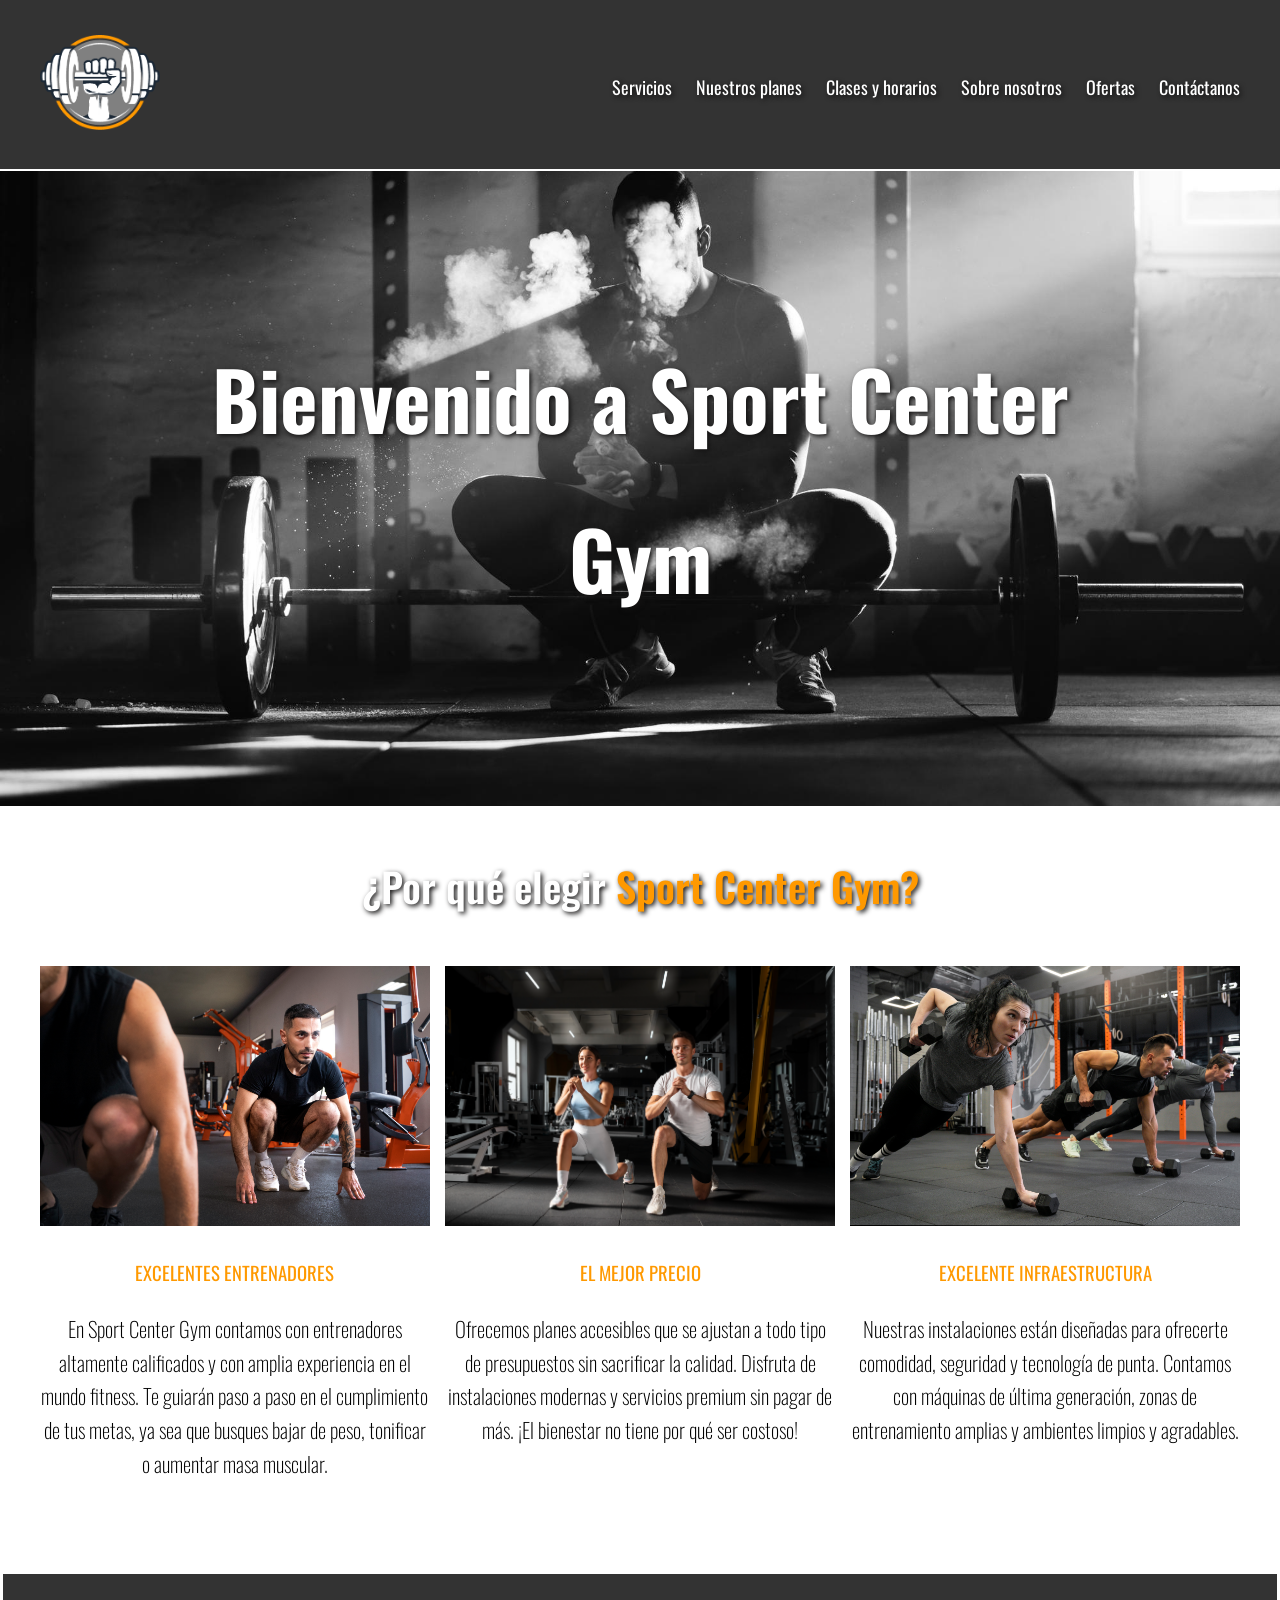
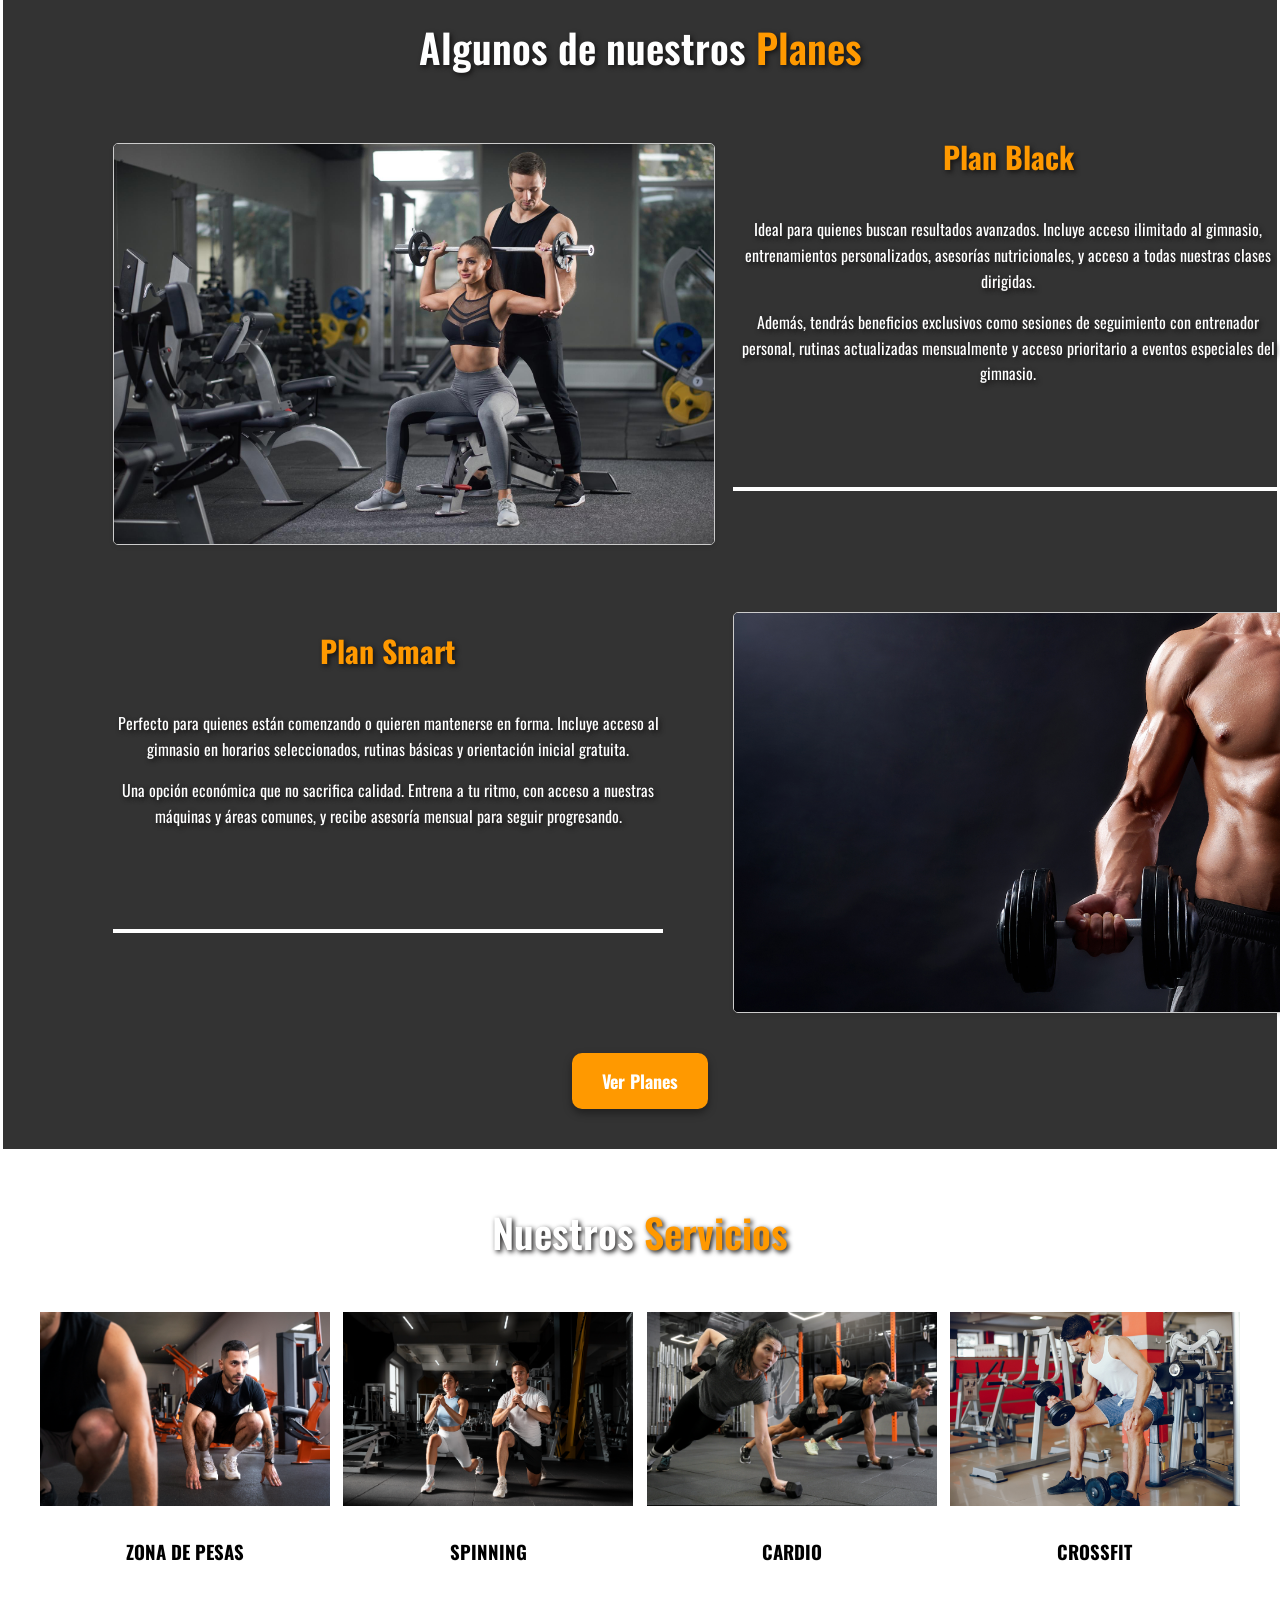
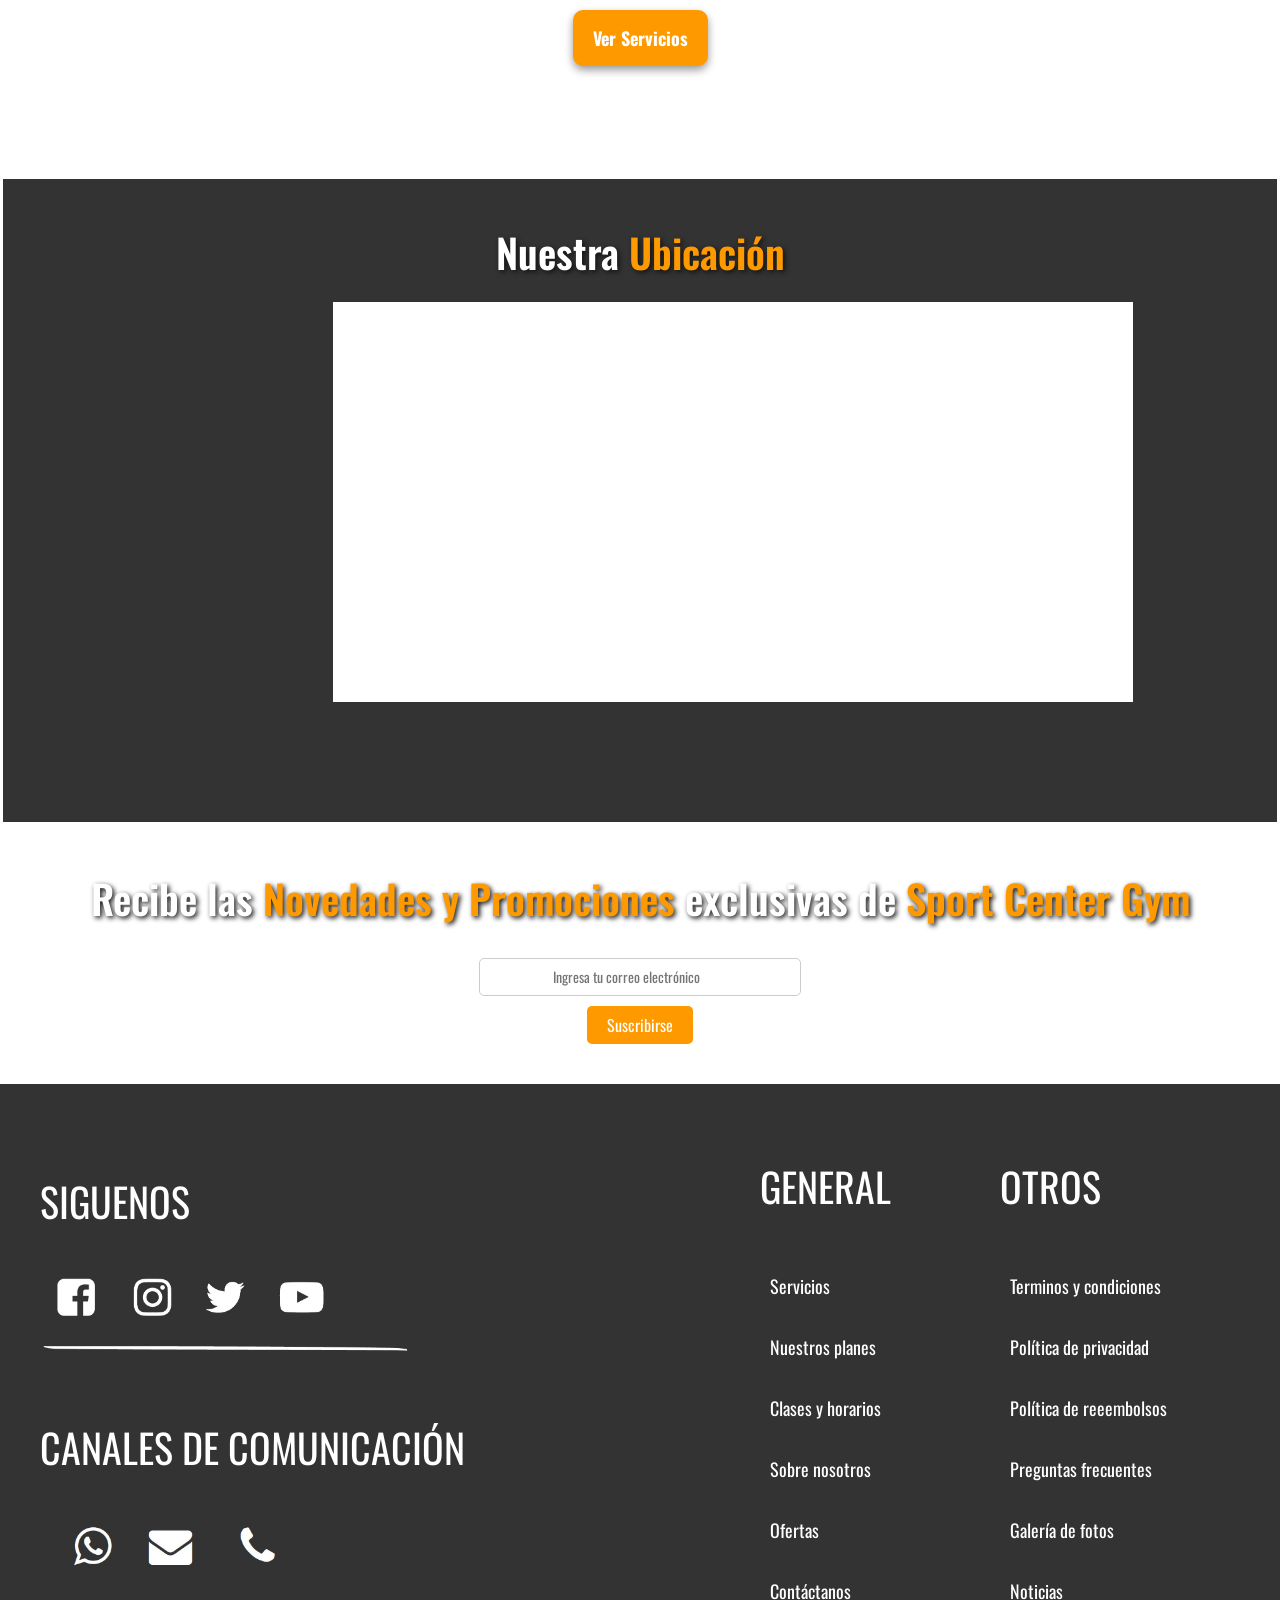
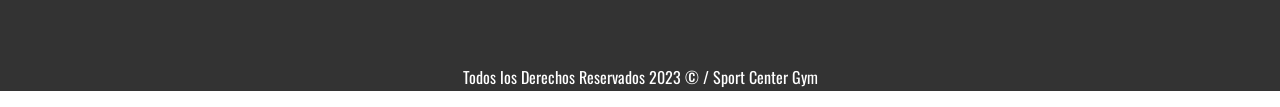
<file: index.html>
<!DOCTYPE html>
<html lang="es">
<head>
    <meta charset="UTF-8">
    <meta name="viewport" content="width=device-width, initial-scale=1.0">
    <meta name="author" content="Sebastián Montoya -  John Goyeneche">
    <meta name="description" content="Sport Center Gym">
    <title>Sport Center Gym</title>

    <link rel="preconnect" href="https://fonts.googleapis.com">
    <link rel="preconnect" href="https://fonts.gstatic.com" crossorigin>
    <link href="https://fonts.googleapis.com/css2?family=Oswald:wght@200;400;600&display=swap" rel="stylesheet">

    <link rel="stylesheet" href="css/normalize.css">
    <link rel="stylesheet" href="css/estilos.css">
    
</head>
<body>
    <header class="site-header fw-400">
        <div class="contenedor contenido-header">
            <div class="barra">
                <a href="index.html">
                    <img class="logo" src="img/logo.png" alt="Logo Sport Center Gym">
                </a>
                <nav class="navegacion-header">
                    <a href="servicios.html">Servicios</a>
                    <a href="nuestros_planes.html">Nuestros planes</a>
                    <a href="clases_horarios.html">Clases y horarios</a>
                    <a href="sobre_nosotros.html">Sobre nosotros</a>
                    <a href="ofertas.html">Ofertas</a>
                    <a href="contactanos.html">Contáctanos</a>
                </nav>
            </div>
        </div>
    </header>

    <div class="site-header inicio">
        <div class="contenedor">
            <h1>Bienvenido a Sport Center Gym</h1>
        </div>
    </div>

    <main>
        
        <section class="contenedor">

            <h2 class="seccion centrar-texto fw-600 texto-gris titulos-ps">¿Por qué elegir <span class="texto-span">Sport Center Gym?</span></h2>
            <div class="iconos-nosotros">
    
                <div class="icono">
                    <img src="img/img1.1.jpg" alt="Icono entrenadores">
                    <h3 class="titulos-ps fw-400"><span class="texto-span">Excelentes entrenadores</span></h3>
                    <p class="fw-200 parrafos-letra">En Sport Center Gym contamos con entrenadores altamente calificados y con amplia experiencia en el mundo fitness. Te guiarán paso a paso en el cumplimiento de tus metas, ya sea que busques bajar de peso, tonificar o aumentar masa muscular.</p>
                </div>
    
                <div class="icono">
                    <img src="img/img1.2.jpg" alt="Icono mejor precio">
                    <h3 class="titulos-ps fw-400"><span class="texto-span">EL MEJOR PRECIO</span></h3>
                    <p class="fw-200 parrafos-letra">Ofrecemos planes accesibles que se ajustan a todo tipo de presupuestos sin sacrificar la calidad. Disfruta de instalaciones modernas y servicios premium sin pagar de más. ¡El bienestar no tiene por qué ser costoso!</p>
                </div>
    
                <div class="icono">
                    <img src="img/img1.3.jpg" alt="Icono infraestructura">
                    <h3 class="titulos-ps fw-400"><span class="texto-span">Excelente infraestructura</span></h3>
                    <p class="fw-200 parrafos-letra">Nuestras instalaciones están diseñadas para ofrecerte comodidad, seguridad y tecnología de punta. Contamos con máquinas de última generación, zonas de entrenamiento amplias y ambientes limpios y agradables.</p>
                </div>
            </div>
    
        </section>
    
        <section class="contenedor-naranja">
            <h2 class="centrar-texto fw-600 texto-gris titulos-ps">Algunos de nuestros <span class="texto-span">Planes</span></h2>
            <div class="contenedor-planes">
                <div class="icono">
                    <img src="img/fuerza.jpg" alt="fuerza">
                </div>
                <div class="texto-planes">
                    <h3 class="subt-alg">Plan Black</h3>
                    <p>Ideal para quienes buscan resultados avanzados. Incluye acceso ilimitado al gimnasio, entrenamientos personalizados, asesorías nutricionales, y acceso a todas nuestras clases dirigidas.</p>
                    <p>Además, tendrás beneficios exclusivos como sesiones de seguimiento con entrenador personal, rutinas actualizadas mensualmente y acceso prioritario a eventos especiales del gimnasio.</p>
                    <hr>
                </div>
    
                <div class="texto-planes">
                    <h3 class="subt-alg">Plan Smart</h3>
                    <p>Perfecto para quienes están comenzando o quieren mantenerse en forma. Incluye acceso al gimnasio en horarios seleccionados, rutinas básicas y orientación inicial gratuita.</p>
                    <p>Una opción económica que no sacrifica calidad. Entrena a tu ritmo, con acceso a nuestras máquinas y áreas comunes, y recibe asesoría mensual para seguir progresando.</p>
                    <hr>
                </div>
                
                <div class="icono">
                    <img src="img/img1.5.jpg" alt="cardio">
                </div>
    
                
    
            </div>
    
            <a href="nuestros_planes.html" class="boton boton-blanco ">Ver Planes</a>
            
        </section>
        
        <section class="contenedor-servicios">
    
            <h2 class="seccion centrar-texto fw-600 texto-gris titulos-ps">Nuestros <span class="texto-span">Servicios</span></h2>
            <div class="iconos-nosotros">
    
                <div class="servicios">
                    <img src="img/img1.1.jpg" alt="Icono seguridad">
                    <h3>ZONA DE PESAS</h3>
                </div>
    
                <div class="servicios">
                    <img src="img/img1.2.jpg" alt="Icono mejor precio">
                    <h3>SPINNING</h3>
                </div>
    
                <div class="servicios">
                    <img src="img/img1.3.jpg" alt="Icono a tiempo">
                    <h3>CARDIO</h3>
                </div>
                <div class="servicios">
                    <img src="img/cross.jpg" alt="Icono a tiempo">
                    <h3>CROSSFIT</h3>
                </div>
    
            </div>
    
            <a href="servicios.html" class="boton boton-naranja ">Ver Servicios</a>
    
        </section>
    
    
        <section class="contenedor-naranja">
            <h2 class="centrar-texto fw-600 texto-gris titulos-ps">Nuestra <span class="texto-span">Ubicación</span></h2>
            <div class="contenedor-mapa">
                <div class="mapouter"><div class="gmap_canvas"><iframe src="https://maps.google.com/maps?q=Chiquinquira%20carrera%208%2014%20154&amp;t=&amp;z=13&amp;ie=UTF8&amp;iwloc=&amp;output=embed" frameborder="0" scrolling="no" style="width: 800px; height: 400px;"></iframe>
                
            </div>
        </section>

      
        
        <section>
            <h2 class="centrar-texto centrar-texto fw-600 texto-gris titulos-ps">Recibe las <span class="texto-span">Novedades y Promociones</span> exclusivas de <span class="texto-span">Sport Center Gym</span></h2>
            <div class="formulario">
                <input type="text" placeholder="                     Ingresa tu correo electrónico">
                <button type="submit">Suscribirse</button>
            </div>
        </section>

    </main>

    <div class="site-footer">
        <footer class="contenedor contenido-footer">

            <div class="columna-footer">
                <p>SIGUENOS</p>
                    <img class="iconos-redes" src="img/face.jpg" alt="Icono facebook">
                <p>CANALES DE COMUNICACIÓN</p>
                    <img class="iconos-redes" src="img/comu.jpg" alt="Icono facebook">

            </div>

            <div class="columna-footer">
                <p>GENERAL</p>
                <nav class="navegacion-footer">
                    <a href="servicios.html">Servicios</a>
                    <a href="nuestros_planes.html">Nuestros planes</a>
                    <a href="clases_horarios.html">Clases y horarios</a>
                    <a href="sobre_nosotros.html">Sobre nosotros</a>
                    <a href="ofertas.html">Ofertas</a>
                    <a href="contactanos.html">Contáctanos</a>
                </nav>  
            </div>

            <div class="columna-footer">
                <p>OTROS</p>
                <nav class="navegacion-footer">
                    <a href="términos-condiciones.html">Terminos y condiciones</a>
                    <a href="politica-privacidad.html">Política de privacidad</a>
                    <a href="politica-reembolsos.html">Política de reeembolsos</a>
                    <a href="preguntas-frecuentes.html">Preguntas frecuentes</a>
                    <a href="galeria-fotos.html">Galería de fotos</a>
                    <a href="noticias.html">Noticias</a>
                </nav>  
            </div>
            
            
           
        </footer>
        <p class="copyright">Todos los Derechos Reservados 2023 &copy; / Sport Center Gym</p>
    </div>

</body>
</html>
</file>
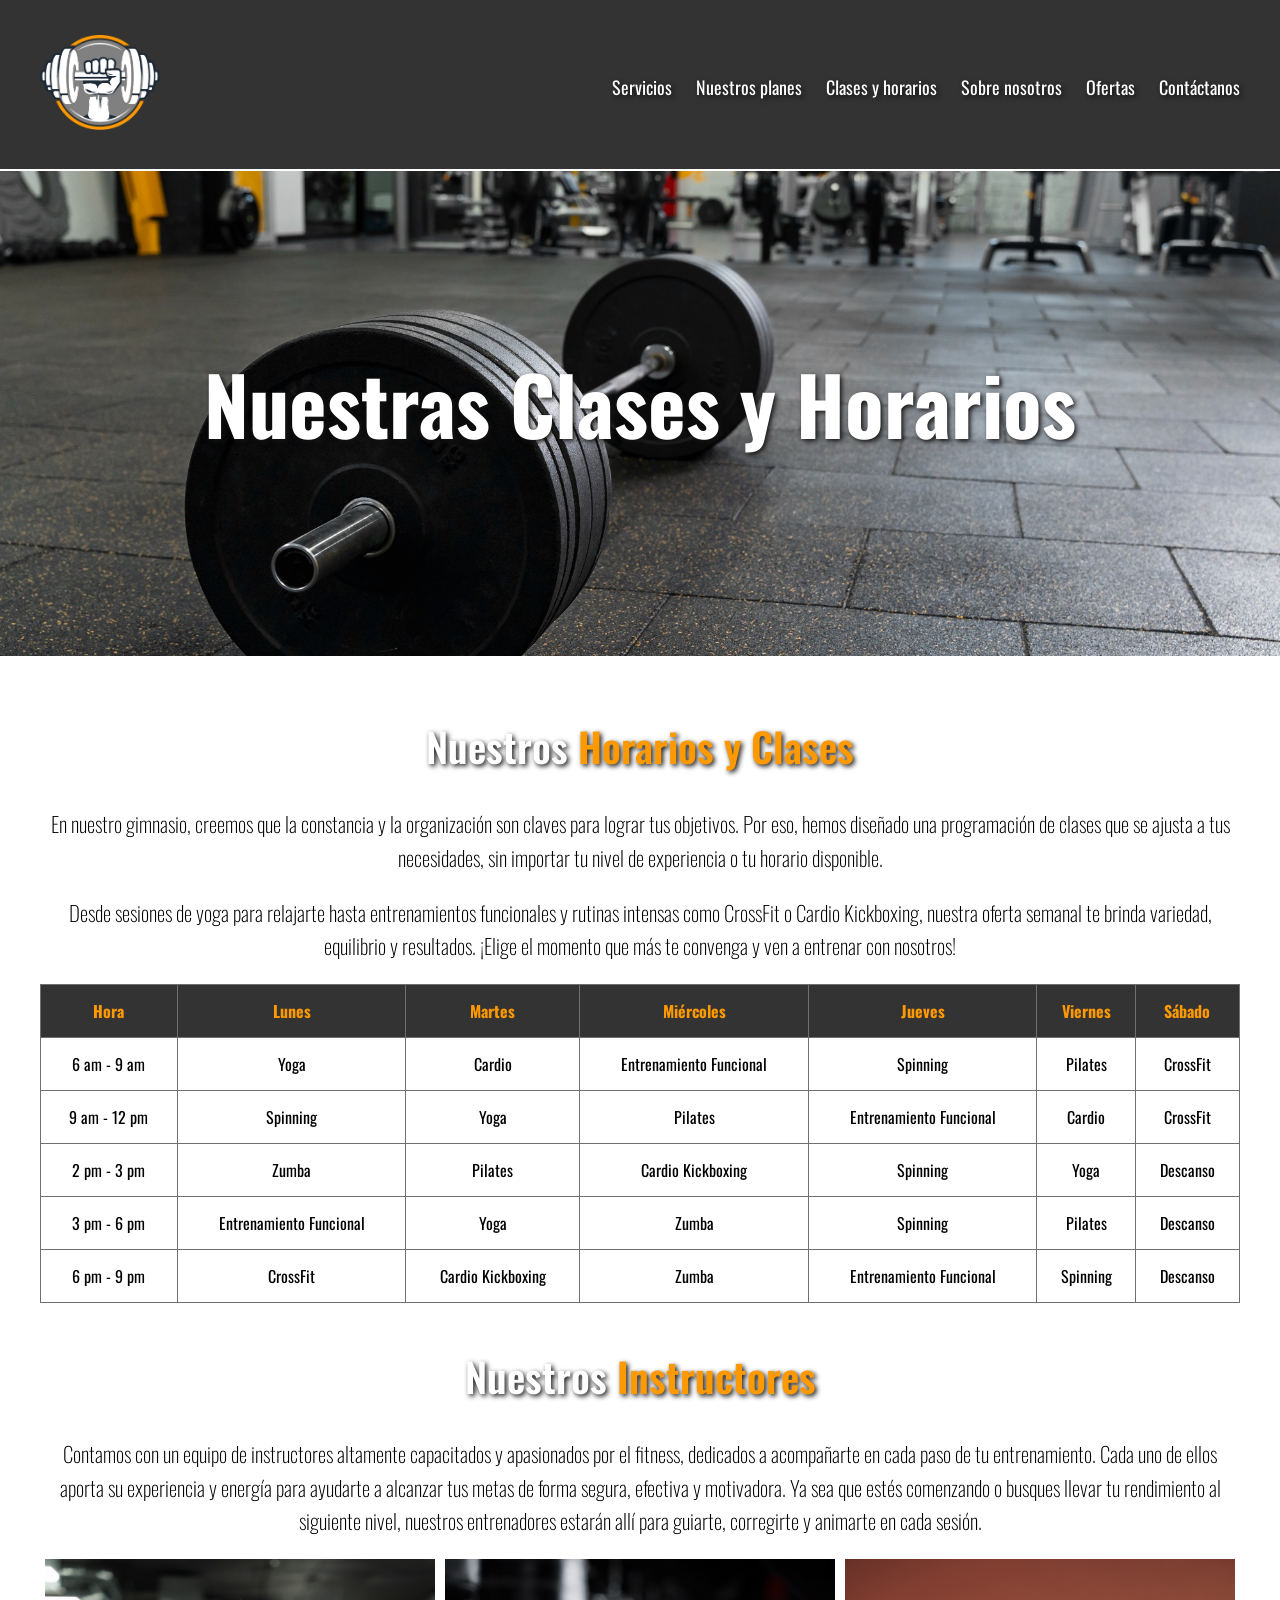
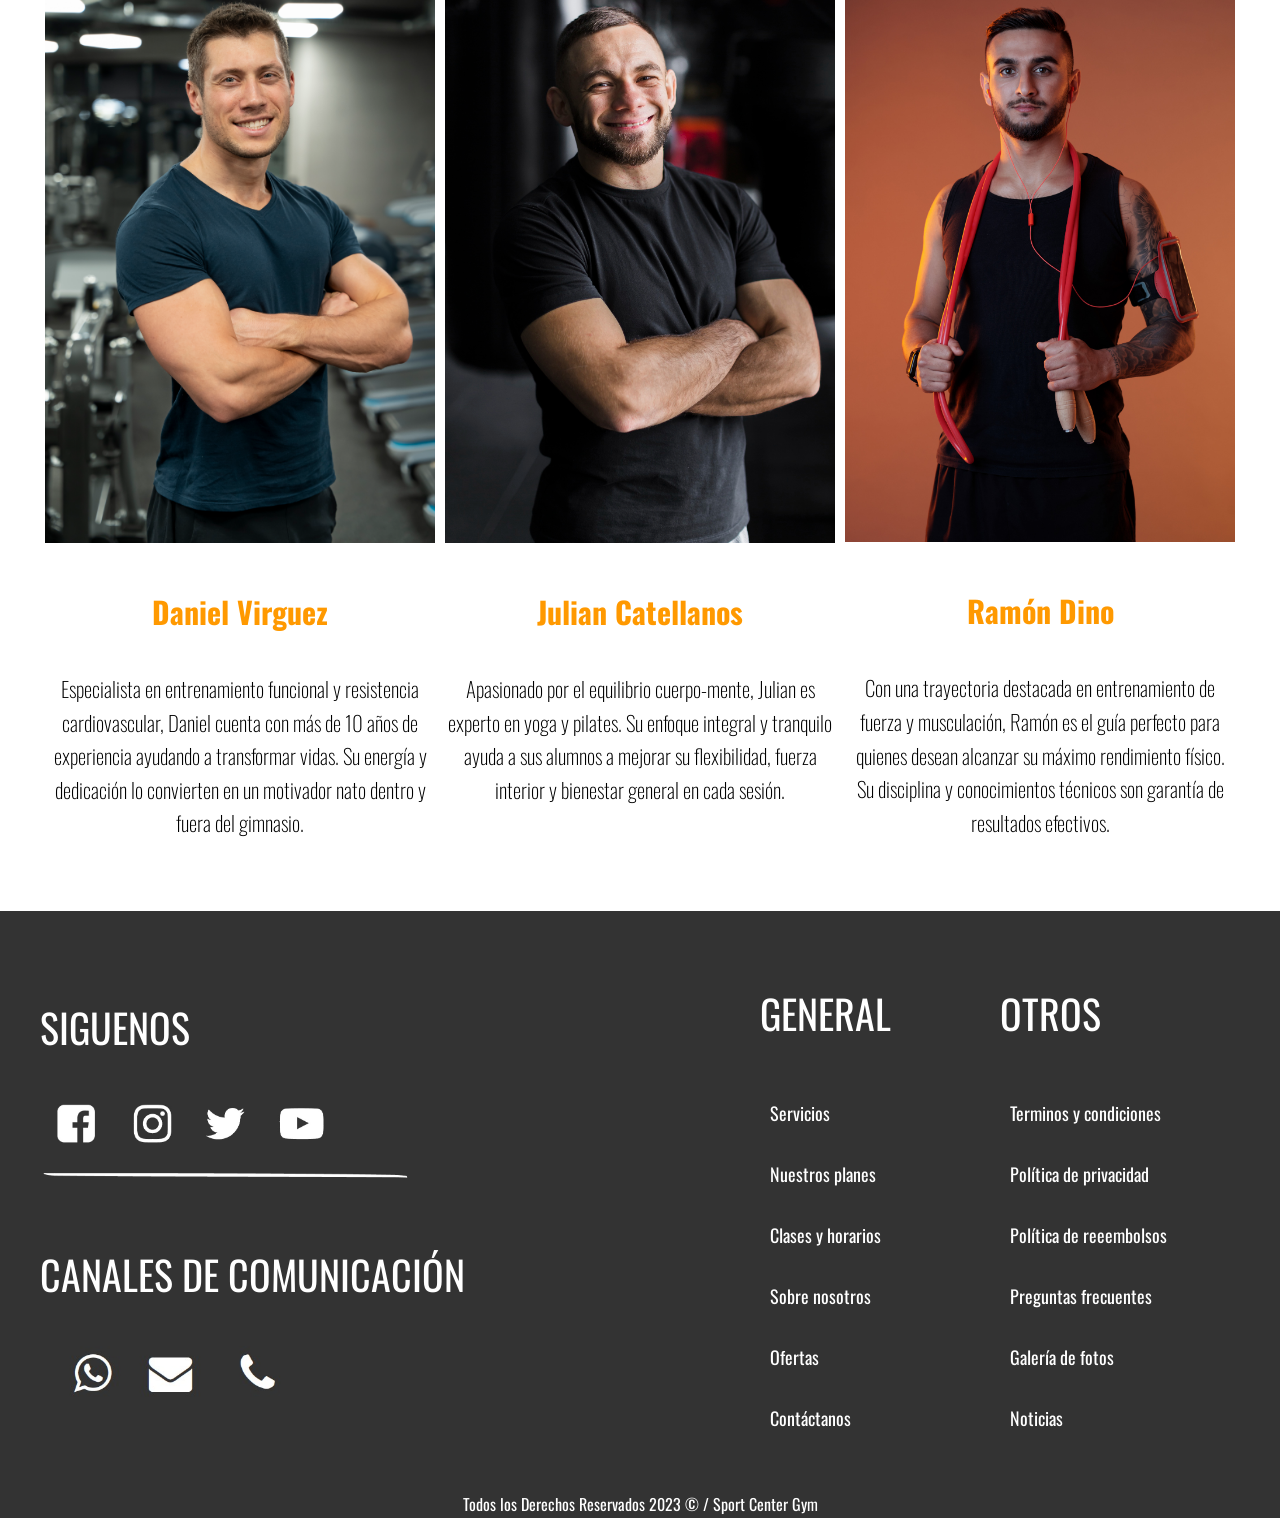
<file: clases_horarios.html>
<!DOCTYPE html>
<html lang="es">
<head>
    <meta charset="UTF-8">
    <meta name="viewport" content="width=device-width, initial-scale=1.0">
    <meta name="author" content="Sebastián Montoya -  John Goyeneche">
    <meta name="description" content="Sport Center Gym">
    <title>Sport Center Gym</title>

    <link rel="preconnect" href="https://fonts.googleapis.com">
    <link rel="preconnect" href="https://fonts.gstatic.com" crossorigin>
    <link href="https://fonts.googleapis.com/css2?family=Oswald:wght@200;400;600&display=swap" rel="stylesheet">
    <link rel="stylesheet" href="https://cdnjs.cloudflare.com/ajax/libs/font-awesome/5.15.3/css/all.min.css" integrity="sha512-llU5a6+G1W8D82/8L5DT6yYcLBXTYo8fQV6kZc9y8RZgbNwMCU9opR2LnPmtr5JNc4WzTt2d8nm5V2R76TqA9Q==" crossorigin="anonymous" />


    <link rel="stylesheet" href="css/normalize.css">
    <link rel="stylesheet" href="css/estilos.css">
    
</head>
<body>
    <header class="site-header fw-400">
        <div class="contenedor contenido-header">
            <div class="barra">
                <a href="index.html">
                    <img class="logo" src="img/logo.png" alt="Logo Sport Center Gym">
                </a>
                <nav class="navegacion-header">
                    <a href="servicios.html">Servicios</a>
                    <a href="nuestros_planes.html">Nuestros planes</a>
                    <a href="clases_horarios.html">Clases y horarios</a>
                    <a href="sobre_nosotros.html">Sobre nosotros</a>
                    <a href="ofertas.html">Ofertas</a>
                    <a href="contactanos.html">Contáctanos</a>
                </nav>
            </div>
        </div>
    </header>

    <div class="site-header horarios">
        <div class="contenedor">
            <h1>Nuestras Clases y Horarios</h1>
        </div>
    </div>

    <main>
        <section class="contenedor">
            <h2 class="centrar-texto fw-600 texto-gris titulos-ps">Nuestros <span class="texto-span">Horarios y Clases</span></h2>

            <p class="centrar-texto fw-200 parrafos-letra">En nuestro gimnasio, creemos que la constancia y la organización son claves para lograr tus objetivos. Por eso, hemos diseñado una programación de clases que se ajusta a tus necesidades, sin importar tu nivel de experiencia o tu horario disponible.</p>
            <p class="centrar-texto fw-200 parrafos-letra">Desde sesiones de yoga para relajarte hasta entrenamientos funcionales y rutinas intensas como CrossFit o Cardio Kickboxing, nuestra oferta semanal te brinda variedad, equilibrio y resultados. ¡Elige el momento que más te convenga y ven a entrenar con nosotros!</p>

            <div>
                <table>
                    <thead>
                        <tr>
                            <th>Hora</th>
                            <th>Lunes</th>
                            <th>Martes</th>
                            <th>Miércoles</th>
                            <th>Jueves</th>
                            <th>Viernes</th>
                            <th>Sábado</th>
                        </tr>
                    </thead>
                    <tbody>
                        <tr>
                            <td>6 am - 9 am</td>
                            <td>Yoga</td>
                            <td>Cardio</td>
                            <td>Entrenamiento Funcional</td>
                            <td>Spinning</td>
                            <td>Pilates</td>
                            <td>CrossFit</td>
                            
                        </tr>
                        <tr>
                            <td>9 am - 12 pm</td>
                            <td>Spinning</td>
                            <td>Yoga</td>
                            <td>Pilates</td>
                            <td>Entrenamiento Funcional</td>
                            <td>Cardio</td>
                            <td>CrossFit</td>
                            
                        </tr>
                        <tr>
                            <td>2 pm - 3 pm</td>
                            <td>Zumba</td>
                            <td>Pilates</td>
                            <td>Cardio Kickboxing</td>
                            <td>Spinning</td>
                            <td>Yoga</td>
                            <td>Descanso</td>
                            
                        </tr>
                        <tr>
                            <td>3 pm - 6 pm</td>
                            <td>Entrenamiento Funcional</td>
                            <td>Yoga</td>
                            <td>Zumba</td>
                            <td>Spinning</td>
                            <td>Pilates</td>
                            <td>Descanso</td>
                            
                        </tr>
                        <tr>
                            <td>6 pm - 9 pm</td>
                            <td>CrossFit</td>
                            <td>Cardio Kickboxing</td>
                            <td>Zumba</td>
                            <td>Entrenamiento Funcional</td>
                            <td>Spinning</td>
                            <td>Descanso</td>
                            
                        </tr>
                    </tbody>
                </table>
            </div>

            <div class="contenedor">
                <h2 class="centrar-texto fw-600 texto-gris titulos-ps">Nuestros <span class="texto-span">Instructores</span></h2>
                <p class="centrar-texto fw-200 parrafos-letra">Contamos con un equipo de instructores altamente capacitados y apasionados por el fitness, dedicados a acompañarte en cada paso de tu entrenamiento. Cada uno de ellos aporta su experiencia y energía para ayudarte a alcanzar tus metas de forma segura, efectiva y motivadora. Ya sea que estés comenzando o busques llevar tu rendimiento al siguiente nivel, nuestros entrenadores estarán allí para guiarte, corregirte y animarte en cada sesión.</p>
            </div>

            <div class="instructores">
                
                <!-- Instructor 1 -->
                <div class="tarjeta">
                    <img src="img/instructor (1).jpg" alt="Instructor 1">
                    <h3 class="subt-alg">Daniel Virguez</h3>
                    <p class="fw-200 parrafos-letra">Especialista en entrenamiento funcional y resistencia cardiovascular, Daniel cuenta con más de 10 años de experiencia ayudando a transformar vidas. Su energía y dedicación lo convierten en un motivador nato dentro y fuera del gimnasio.</p>
                </div>
            
                <!-- Instructor 2 -->
                <div class="tarjeta">
                    <img src="img/instructor (2).jpg" alt="Instructor 2">
                    <h3 class="subt-alg">Julian Catellanos</h3>
                    <p class="fw-200 parrafos-letra">Apasionado por el equilibrio cuerpo-mente, Julian es experto en yoga y pilates. Su enfoque integral y tranquilo ayuda a sus alumnos a mejorar su flexibilidad, fuerza interior y bienestar general en cada sesión.</p>
                </div>
            
                <!-- Instructor 3 -->
                <div class="tarjeta">
                    <img src="img/instructor (3).jpg" alt="Instructor 3">
                    <h3 class="subt-alg">Ramón Dino</h3>
                    <p class="fw-200 parrafos-letra">Con una trayectoria destacada en entrenamiento de fuerza y musculación, Ramón es el guía perfecto para quienes desean alcanzar su máximo rendimiento físico. Su disciplina y conocimientos técnicos son garantía de resultados efectivos.</p>
                </div>
            </div>
        </section>

        
    </main>

    <div class="site-footer">
        <footer class="contenedor contenido-footer">

            <div class="columna-footer">
                <p>SIGUENOS</p>
                    <img class="iconos-redes" src="img/face.jpg" alt="Icono facebook">
                <p>CANALES DE COMUNICACIÓN</p>
                    <img class="iconos-redes" src="img/comu.jpg" alt="Icono facebook">

            </div>

            <div class="columna-footer">
                <p>GENERAL</p>
                <nav class="navegacion-footer">
                    <a href="servicios.html">Servicios</a>
                    <a href="nuestros_planes.html">Nuestros planes</a>
                    <a href="clases_horarios.html">Clases y horarios</a>
                    <a href="sobre_nosotros.html">Sobre nosotros</a>
                    <a href="ofertas.html">Ofertas</a>
                    <a href="contactanos.html">Contáctanos</a>
                </nav>  
            </div>

            <div class="columna-footer">
                <p>OTROS</p>
                <nav class="navegacion-footer">
                    <a href="términos-condiciones.html">Terminos y condiciones</a>
                    <a href="politica-privacidad.html">Política de privacidad</a>
                    <a href="politica-reembolsos.html">Política de reeembolsos</a>
                    <a href=preguntas-frecuentes.html">Preguntas frecuentes</a>
                    <a href="galeria-fotos.html">Galería de fotos</a>
                    <a href="noticias.html">Noticias</a>
                </nav>  
            </div>
            
            
           
        </footer>
        <p class="copyright">Todos los Derechos Reservados 2023 &copy; / Sport Center Gym</p>
    </div>

</body>
</html>
</file>
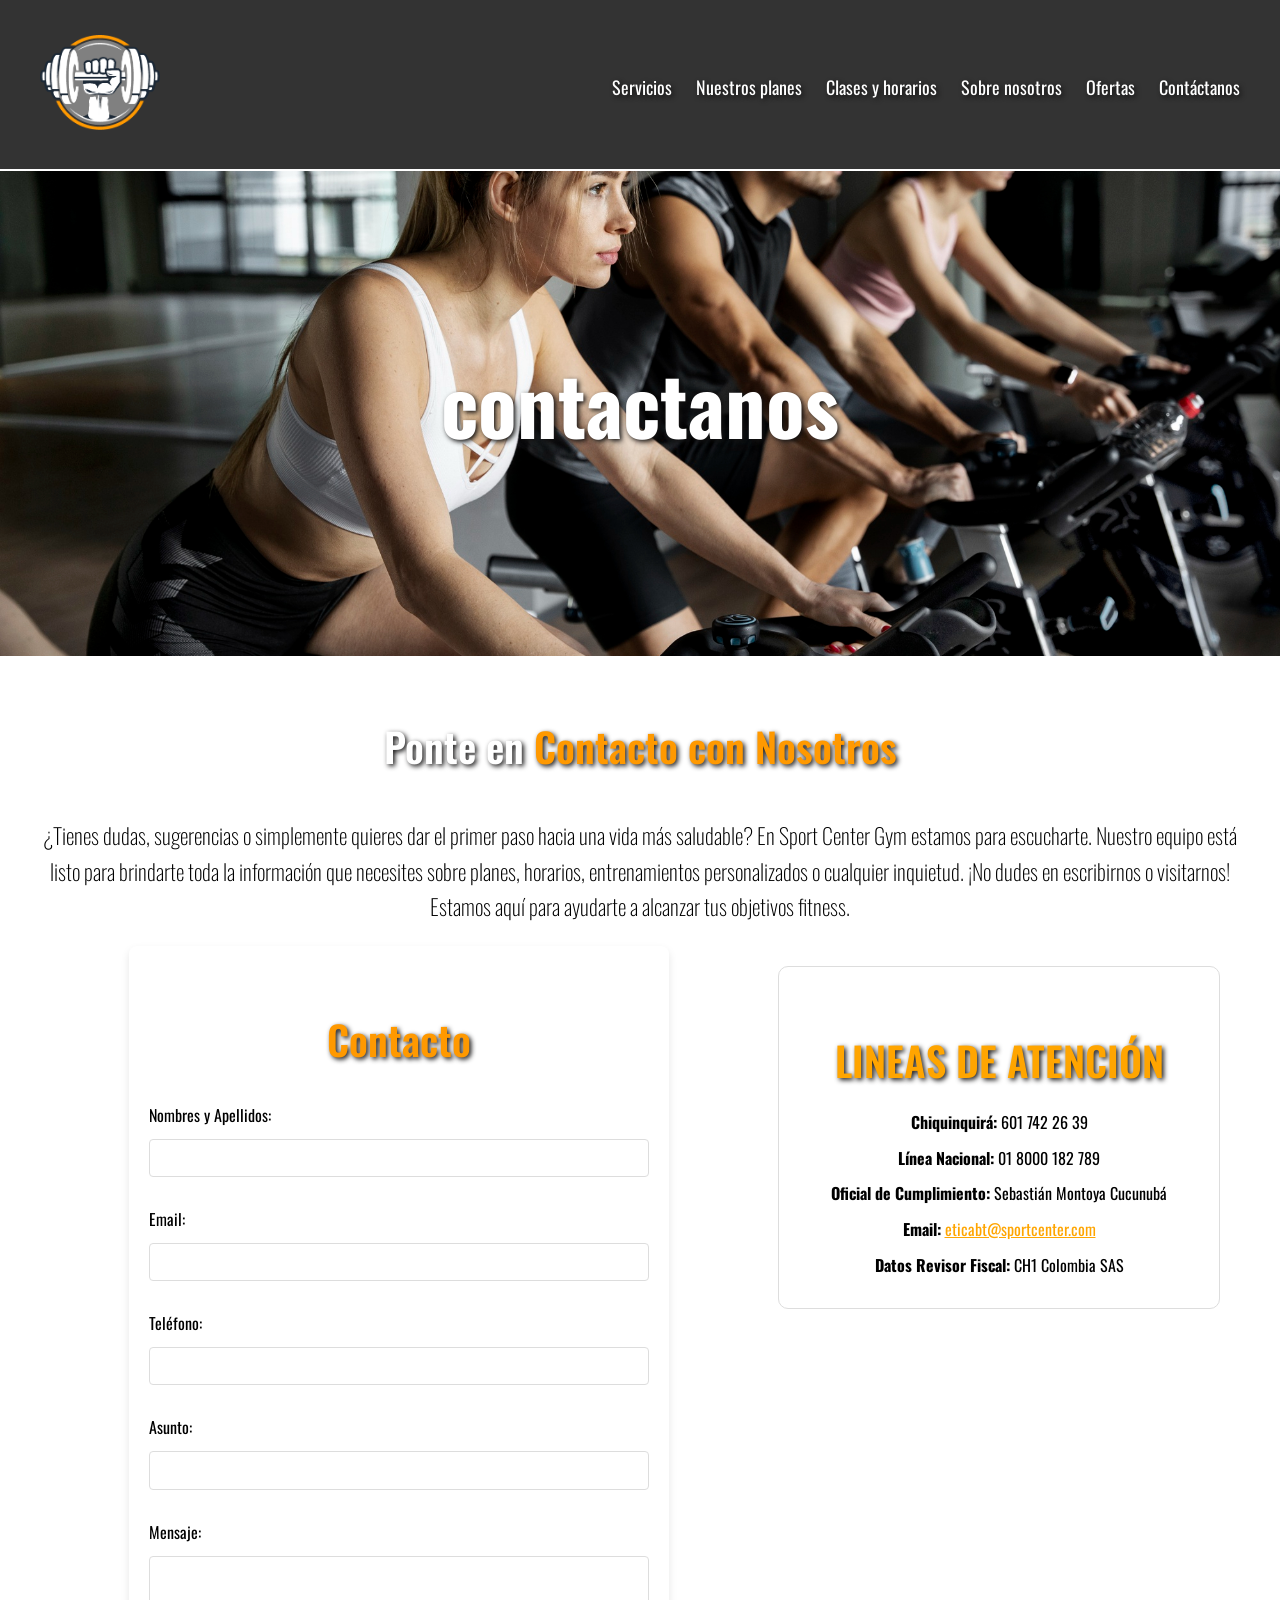
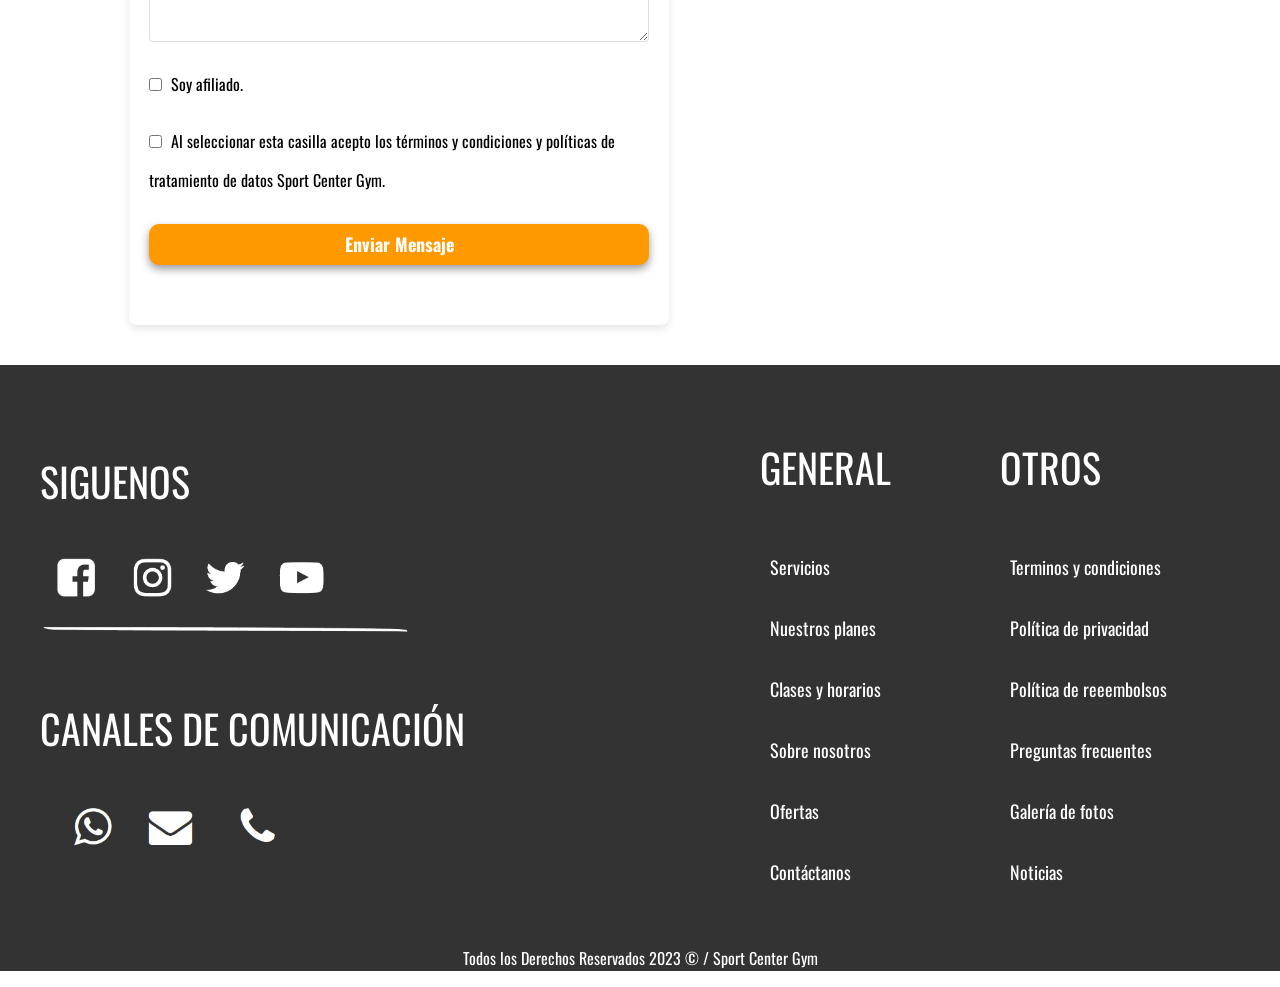
<file: contactanos.html>
<!DOCTYPE html>
<html lang="es">
<head>
    <meta charset="UTF-8">
    <meta name="viewport" content="width=device-width, initial-scale=1.0">
    <meta name="author" content="Sebastián Montoya -  John Goyeneche">
    <meta name="description" content="Sport Center Gym">
    <title>Sport Center Gym</title>

    <link rel="preconnect" href="https://fonts.googleapis.com">
    <link rel="preconnect" href="https://fonts.gstatic.com" crossorigin>
    <link href="https://fonts.googleapis.com/css2?family=Oswald:wght@200;400;600&display=swap" rel="stylesheet">

    <link rel="stylesheet" href="css/normalize.css">
    <link rel="stylesheet" href="css/estilos.css">
    
</head>
<body>
    <header class="site-header fw-400">
        <div class="contenedor contenido-header">
            <div class="barra">
                <a href="index.html">
                    <img class="logo" src="img/logo.png" alt="Logo Sport Center Gym">
                </a>
                <nav class="navegacion-header">
                    <a href="servicios.html">Servicios</a>
                    <a href="nuestros_planes.html">Nuestros planes</a>
                    <a href="clases_horarios.html">Clases y horarios</a>
                    <a href="sobre_nosotros.html">Sobre nosotros</a>
                    <a href="ofertas.html">Ofertas</a>
                    <a href="contactanos.html">Contáctanos</a>
                </nav>
            </div>
        </div>
    </header>

    <div class="site-header contactanos">
        <div class="contenedor">
            <h1>contactanos</h1>
        </div>
    </div>

    <main>
        <h2 class="centrar-texto fw-600 texto-gris titulos-ps">Ponte en<span class="texto-span"> Contacto con Nosotros </span></h2>
        <section class="contenedor contenedor-formulario">
            <p class="centrar-texto fw-200 parrafo-servicio">¿Tienes dudas, sugerencias o simplemente quieres dar el primer paso hacia una vida más saludable? En Sport Center Gym estamos para escucharte. 
                Nuestro equipo está listo para brindarte toda la información que necesites sobre planes, horarios, entrenamientos personalizados o cualquier inquietud. ¡No dudes en escribirnos o visitarnos! 
                Estamos aquí para ayudarte a alcanzar tus objetivos fitness.</p>
            
            <div class="formulario-contacto">
                <h2 class="centrar-texto fw-600 texto-gris titulos-ps"><span class="texto-span">Contacto </span></h2>
                <form action="#" method="post">
                    <label for="nombre">Nombres y Apellidos:</label>
                    <input type="text" id="nombre" name="nombre" required>
        
                    <label for="email">Email:</label>
                    <input type="email" id="email" name="email" required>
        
                    <label for="telefono">Teléfono:</label>
                    <input type="tel" id="telefono" name="telefono" required>
        
                    <label for="asunto">Asunto:</label>
                    <input type="text" id="asunto" name="asunto" required>
        
                    <label for="mensaje">Mensaje:</label>
                    <textarea id="mensaje" name="mensaje" rows="4" required></textarea>
        
                    <label>
                        <input type="checkbox" id="afiliado" name="afiliado">
                        Soy afiliado. 
                    </label>

                    <label>
                        <input type="checkbox" id="afiliado" name="afiliado">
                        Al seleccionar esta casilla acepto los términos y condiciones y políticas de tratamiento de datos Sport Center Gym.
                    </label>
        
                    <button type="submit" class="boton boton-naranja">Enviar Mensaje</button>
                </form>
            </div>

            <div class="tarjeta-contacto">
                <h2 class="centrar-texto fw-600 texto-gris titulos-ps">LINEAS DE ATENCIÓN</h2>
                <p><strong>Chiquinquirá:</strong> 601 742 26 39</p>
                <p><strong>Línea Nacional:</strong> 01 8000 182 789</p>
                <p><strong>Oficial de Cumplimiento:</strong> Sebastián Montoya Cucunubá</p>
                <p><strong>Email:</strong> <a href="mailto:eticabt@bodytechcorp.com">eticabt@sportcenter.com</a></p>
                <p><strong>Datos Revisor Fiscal:</strong> CH1 Colombia SAS</p>
            </div>
        </section>

    </main>

    <div class="site-footer">
        <footer class="contenedor contenido-footer">

            <div class="columna-footer">
                <p>SIGUENOS</p>
                    <img class="iconos-redes" src="img/face.jpg" alt="Icono facebook">
                <p>CANALES DE COMUNICACIÓN</p>
                    <img class="iconos-redes" src="img/comu.jpg" alt="Icono facebook">

            </div>

            <div class="columna-footer">
                <p>GENERAL</p>
                <nav class="navegacion-footer">
                    <a href="servicios.html">Servicios</a>
                    <a href="nuestros_planes.html">Nuestros planes</a>
                    <a href="clases_horarios.html">Clases y horarios</a>
                    <a href="sobre_nosotros.html">Sobre nosotros</a>
                    <a href="ofertas.html">Ofertas</a>
                    <a href="contactanos.html">Contáctanos</a>
                </nav>  
            </div>

            <div class="columna-footer">
                <p>OTROS</p>
                <nav class="navegacion-footer">
                    <a href="términos-condiciones.html">Terminos y condiciones</a>
                    <a href="politica-privacidad.html">Política de privacidad</a>
                    <a href="politica-reembolsos.html">Política de reeembolsos</a>
                    <a href=preguntas-frecuentes.html">Preguntas frecuentes</a>
                    <a href="galeria-fotos.html">Galería de fotos</a>
                    <a href="noticias.html">Noticias</a>
                </nav>  
            </div>
            
            
           
        </footer>
        <p class="copyright">Todos los Derechos Reservados 2023 &copy; / Sport Center Gym</p>
    </div>

</body>
</html>
</file>
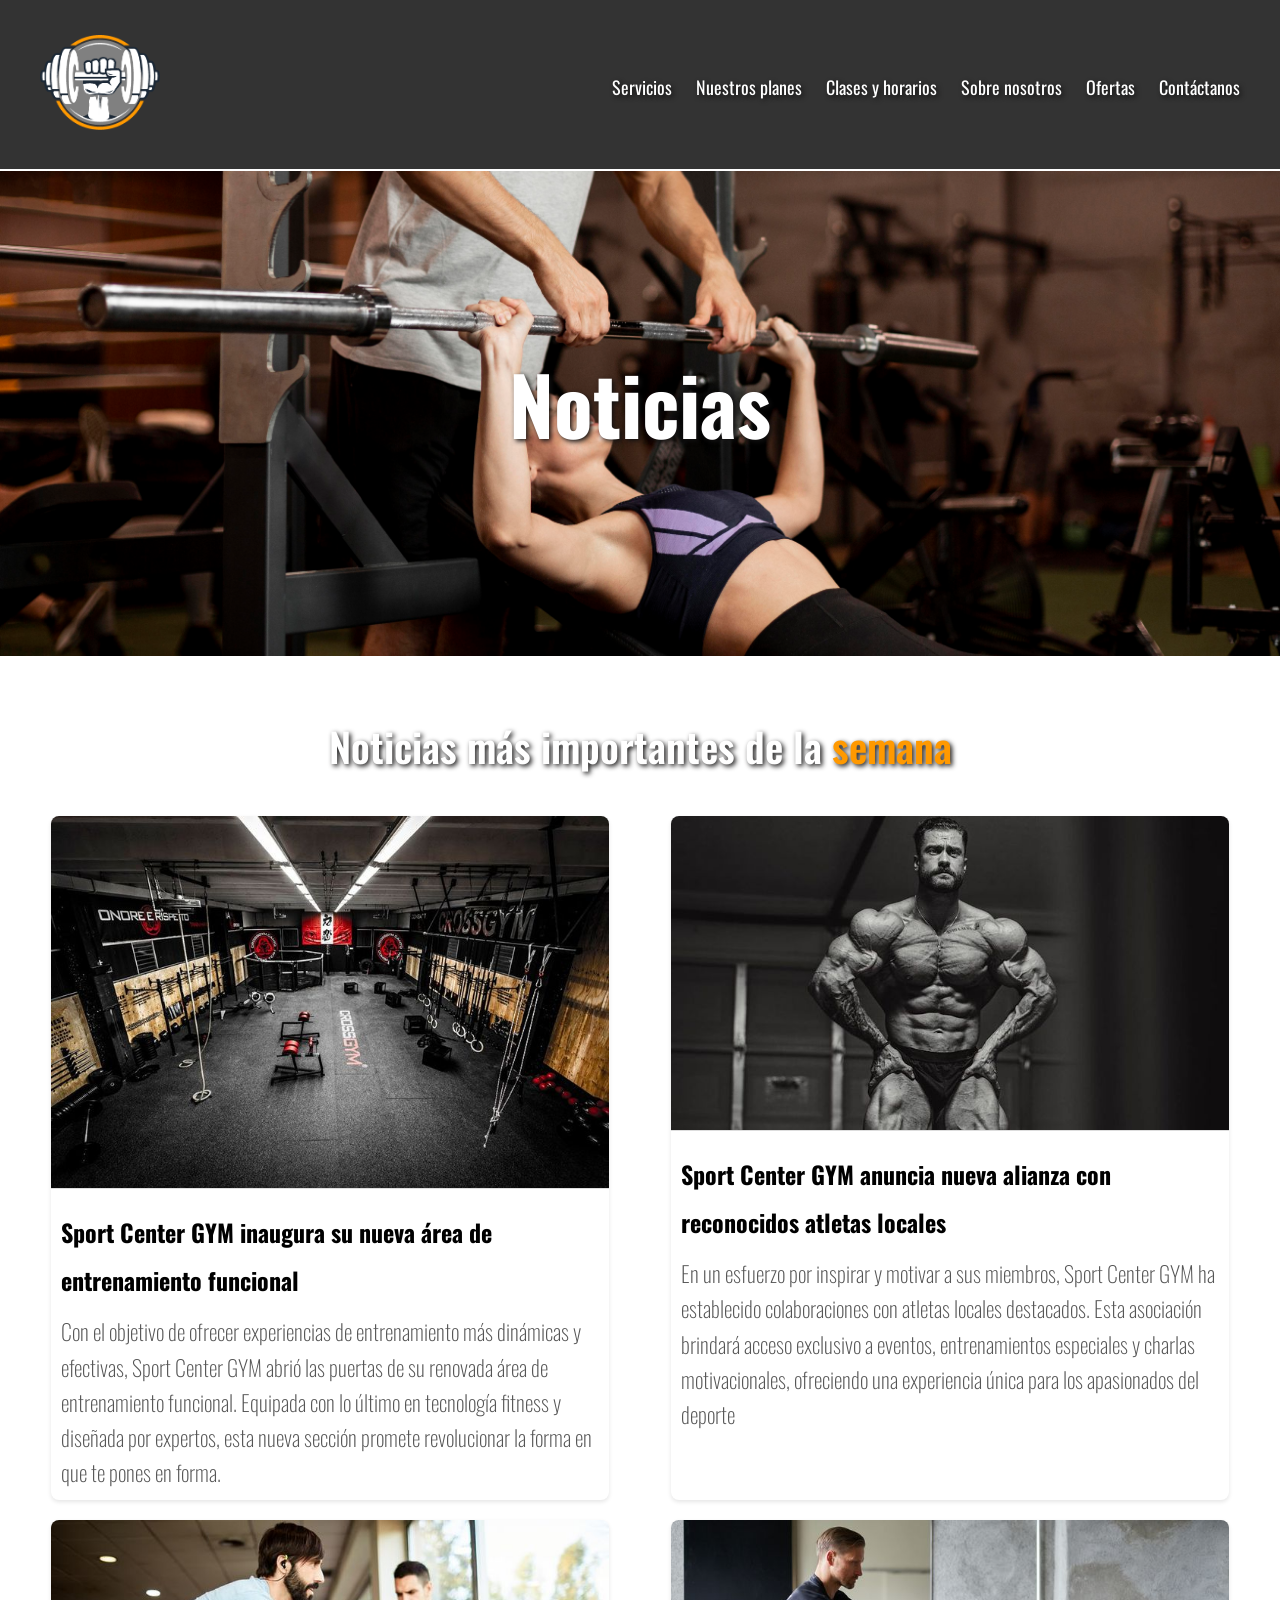
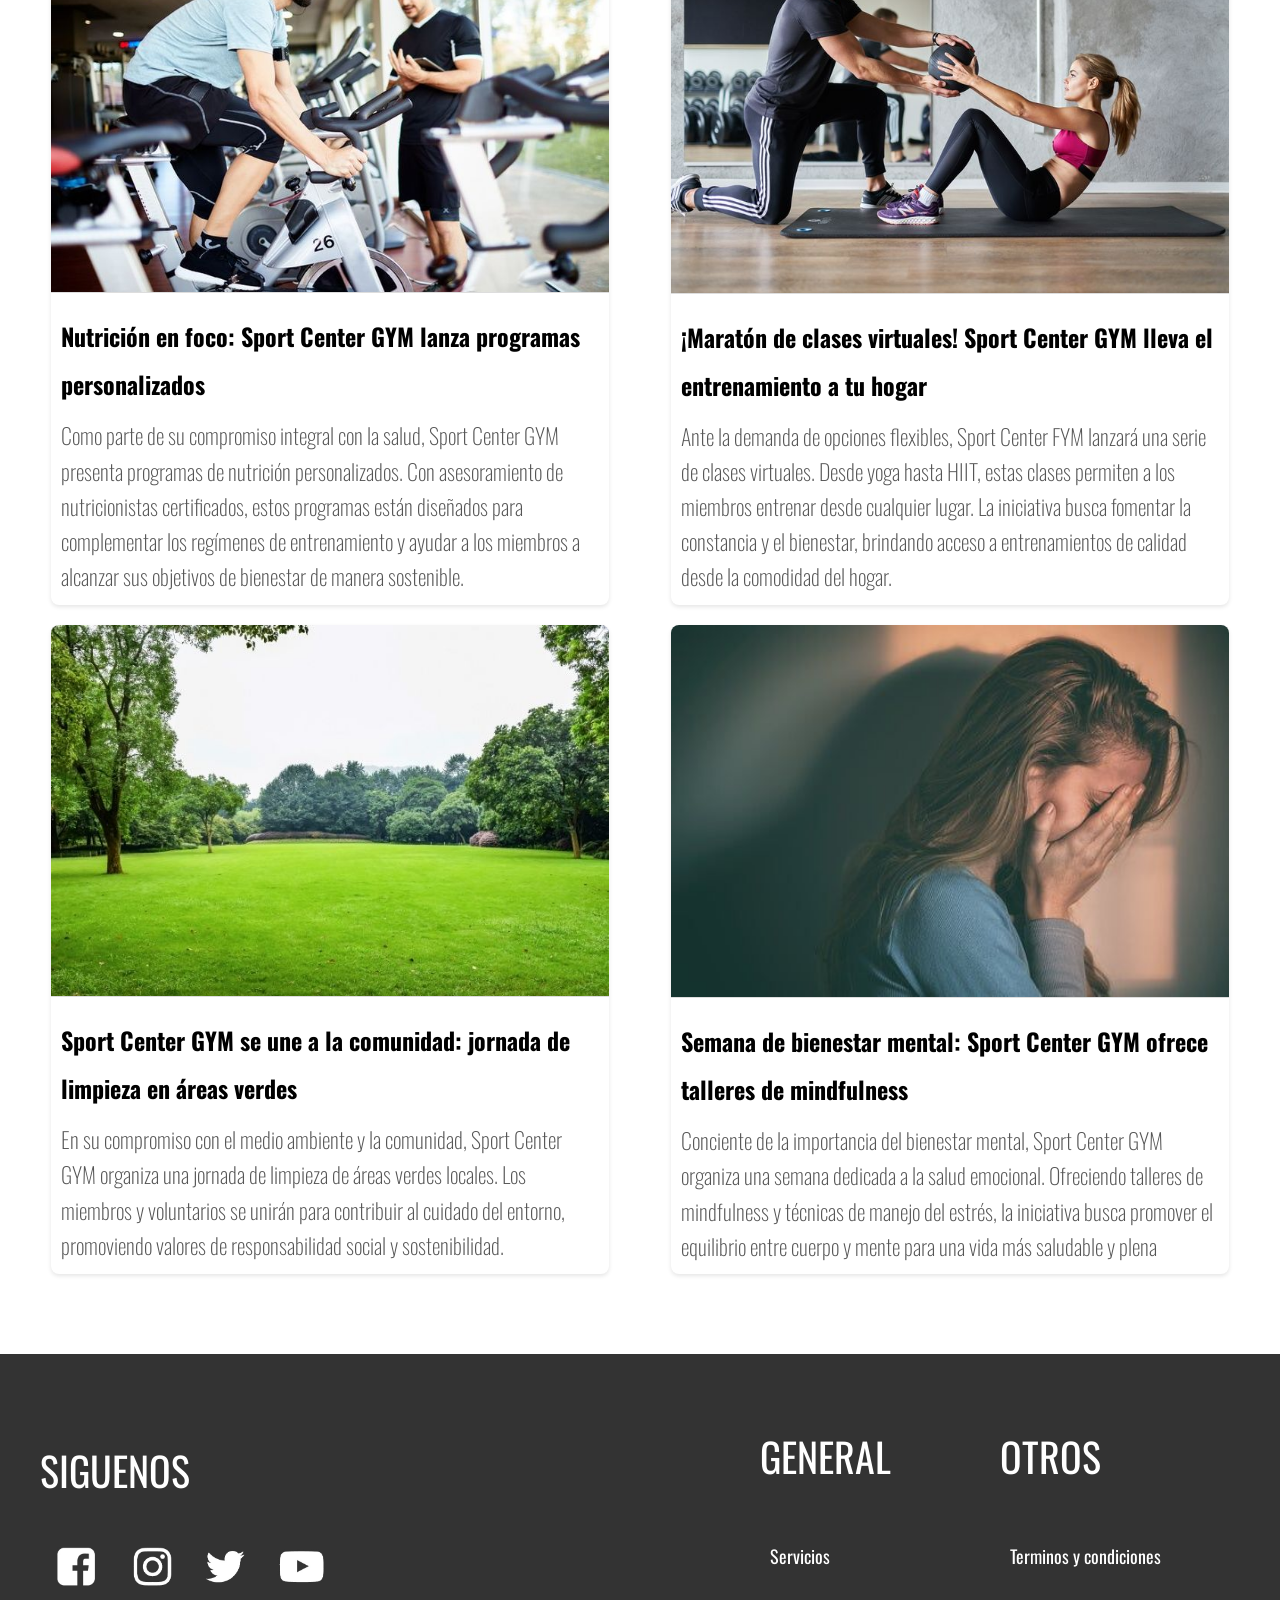
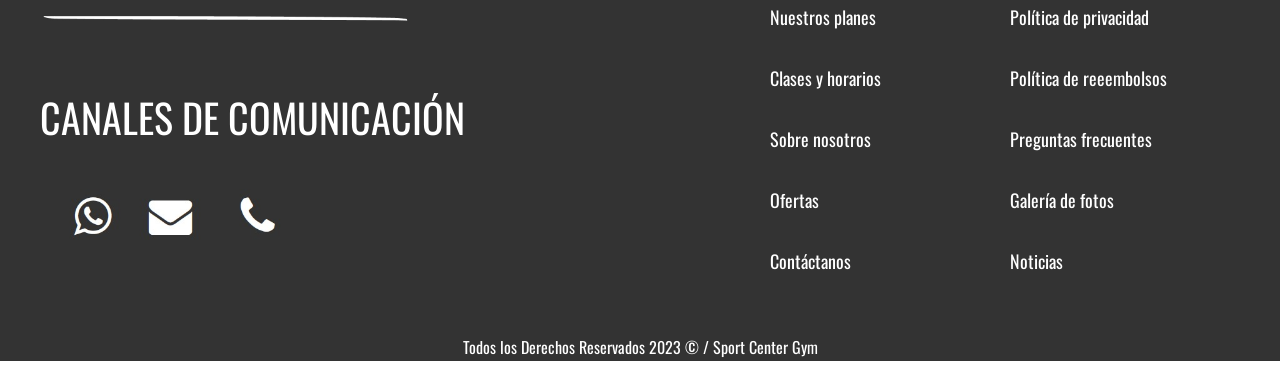
<file: noticias.html>
<!DOCTYPE html>
<html lang="es">
<head>
    <meta charset="UTF-8">
    <meta name="viewport" content="width=device-width, initial-scale=1.0">
    <meta name="author" content="Sebastián Montoya -  John Goyeneche">
    <meta name="description" content="Sport Center Gym">
    <title>Sport Center Gym</title>

    <link rel="preconnect" href="https://fonts.googleapis.com">
    <link rel="preconnect" href="https://fonts.gstatic.com" crossorigin>
    <link href="https://fonts.googleapis.com/css2?family=Oswald:wght@200;400;600&display=swap" rel="stylesheet">
    <link rel="stylesheet" href="https://cdnjs.cloudflare.com/ajax/libs/font-awesome/5.15.3/css/all.min.css" integrity="sha512-llU5a6+G1W8D82/8L5DT6yYcLBXTYo8fQV6kZc9y8RZgbNwMCU9opR2LnPmtr5JNc4WzTt2d8nm5V2R76TqA9Q==" crossorigin="anonymous" />


    <link rel="stylesheet" href="css/normalize.css">
    <link rel="stylesheet" href="css/estilos.css">
    
</head>
<body>
    <header class="site-header fw-400">
        <div class="contenedor contenido-header">
            <div class="barra">
                <a href="index.html">
                    <img class="logo" src="img/logo.png" alt="Logo Sport Center Gym">
                </a>
                <nav class="navegacion-header">
                    <a href="servicios.html">Servicios</a>
                    <a href="nuestros_planes.html">Nuestros planes</a>
                    <a href="clases_horarios.html">Clases y horarios</a>
                    <a href="sobre_nosotros.html">Sobre nosotros</a>
                    <a href="ofertas.html">Ofertas</a>
                    <a href="contactanos.html">Contáctanos</a>
                </nav>
            </div>
        </div>
    </header>

    <div class="site-header noticia">
        <div class="contenedor">
            <h1>Noticias</h1>
        </div>
    </div>
   
    <h2 class="centrar-texto fw-600 texto-gris titulos-ps"> Noticias más importantes de la <span class="texto-span">semana</span></h2>
    <main class="noticias main-noti ">
    
            <article class="noticia">
              <img src="img/inaguracion.jpg" alt="Imagen de la noticia 1">
              <h2>Sport Center GYM inaugura su nueva área de entrenamiento funcional</h2>
              <p  class="fw-200 parrafo-terminos">Con el objetivo de ofrecer experiencias de entrenamiento más dinámicas y efectivas, Sport Center GYM abrió las puertas de su renovada área de entrenamiento funcional. Equipada con lo último en tecnología fitness y diseñada por expertos, esta nueva sección promete revolucionar la forma en que te pones en forma.</p>
            </article>
        
            <article class="noticia">
              <img src="img/cbum.jpg" alt="Imagen de la noticia 2">
              <h2>Sport Center GYM anuncia nueva alianza con reconocidos atletas locales</h2>
              <p  class="fw-200 parrafo-terminos">En un esfuerzo por inspirar y motivar a sus miembros, Sport Center GYM ha establecido colaboraciones con atletas locales destacados. Esta asociación brindará acceso exclusivo a eventos, entrenamientos especiales y charlas motivacionales, ofreciendo una experiencia única para los apasionados del deporte</p>
            </article>

            <article class="noticia">
                <img src="img/personalizado.jpg" alt="Imagen de la noticia 2">
                <h2>Nutrición en foco: Sport Center GYM lanza programas personalizados</h2>
                <p  class="fw-200 parrafo-terminos">Como parte de su compromiso integral con la salud, Sport Center GYM presenta programas de nutrición personalizados. Con asesoramiento de nutricionistas certificados, estos programas están diseñados para complementar los regímenes de entrenamiento y ayudar a los miembros a alcanzar sus objetivos de bienestar de manera sostenible.</p>
            </article>

            <article class="noticia">
                <img src="img/casa.jpg" alt="Imagen de la noticia 2">
                <h2>¡Maratón de clases virtuales! Sport Center GYM lleva el entrenamiento a tu hogar</h2>
                <p  class="fw-200 parrafo-terminos">Ante la demanda de opciones flexibles, Sport Center FYM lanzará una serie de clases virtuales. Desde yoga hasta HIIT, estas clases permiten a los miembros entrenar desde cualquier lugar. La iniciativa busca fomentar la constancia y el bienestar, brindando acceso a entrenamientos de calidad desde la comodidad del hogar.</p>
            </article>

            <article class="noticia">
                <img src="img/zona_verde.jpg" alt="Imagen de la noticia 2">
                <h2>Sport Center GYM se une a la comunidad: jornada de limpieza en áreas verdes</h2>
                <p  class="fw-200 parrafo-terminos">En su compromiso con el medio ambiente y la comunidad, Sport Center GYM organiza una jornada de limpieza de áreas verdes locales. Los miembros y voluntarios se unirán para contribuir al cuidado del entorno, promoviendo valores de responsabilidad social y sostenibilidad.</p>
            </article>

            <article class="noticia">
                <img src="img/salud_mental.jpg" alt="Imagen de la noticia 2">
                <h2>Semana de bienestar mental: Sport Center GYM ofrece talleres de mindfulness</h2>
                <p  class="fw-200 parrafo-terminos">Conciente de la importancia del bienestar mental, Sport Center GYM organiza una semana dedicada a la salud emocional. Ofreciendo talleres de mindfulness y técnicas de manejo del estrés, la iniciativa busca promover el equilibrio entre cuerpo y mente para una vida más saludable y plena</p>
            </article>
        
            <!-- Agrega más artículos de noticias según sea necesario -->
        
      </main>
      

    <div class="site-footer">
        <footer class="contenedor contenido-footer">

            <div class="columna-footer">
                <p>SIGUENOS</p>
                    <img class="iconos-redes" src="img/face.jpg" alt="Icono facebook">
                <p>CANALES DE COMUNICACIÓN</p>
                    <img class="iconos-redes" src="img/comu.jpg" alt="Icono facebook">

            </div>

            <div class="columna-footer">
                <p>GENERAL</p>
                <nav class="navegacion-footer">
                    <a href="servicios.html">Servicios</a>
                    <a href="nuestros_planes.html">Nuestros planes</a>
                    <a href="clases_horarios.html">Clases y horarios</a>
                    <a href="sobre_nosotros.html">Sobre nosotros</a>
                    <a href="ofertas.html">Ofertas</a>
                    <a href="contactanos.html">Contáctanos</a>
                </nav>  
            </div>

            <div class="columna-footer">
                <p>OTROS</p>
                <nav class="navegacion-footer">
                    <a href="términos-condiciones.html">Terminos y condiciones</a>
                    <a href="politica-privacidad.html">Política de privacidad</a>
                    <a href="politica-reembolsos.html">Política de reeembolsos</a>
                    <a href="preguntas-frecuentes.html">Preguntas frecuentes</a>
                    <a href="galeria-fotos.html">Galería de fotos</a>
                    <a href="noticias.html">Noticias</a>
                </nav>  
            </div>
            
            
           
        </footer>
        <p class="copyright">Todos los Derechos Reservados 2023 &copy; / Sport Center Gym</p>
    </div>

</body>
</html>
</file>
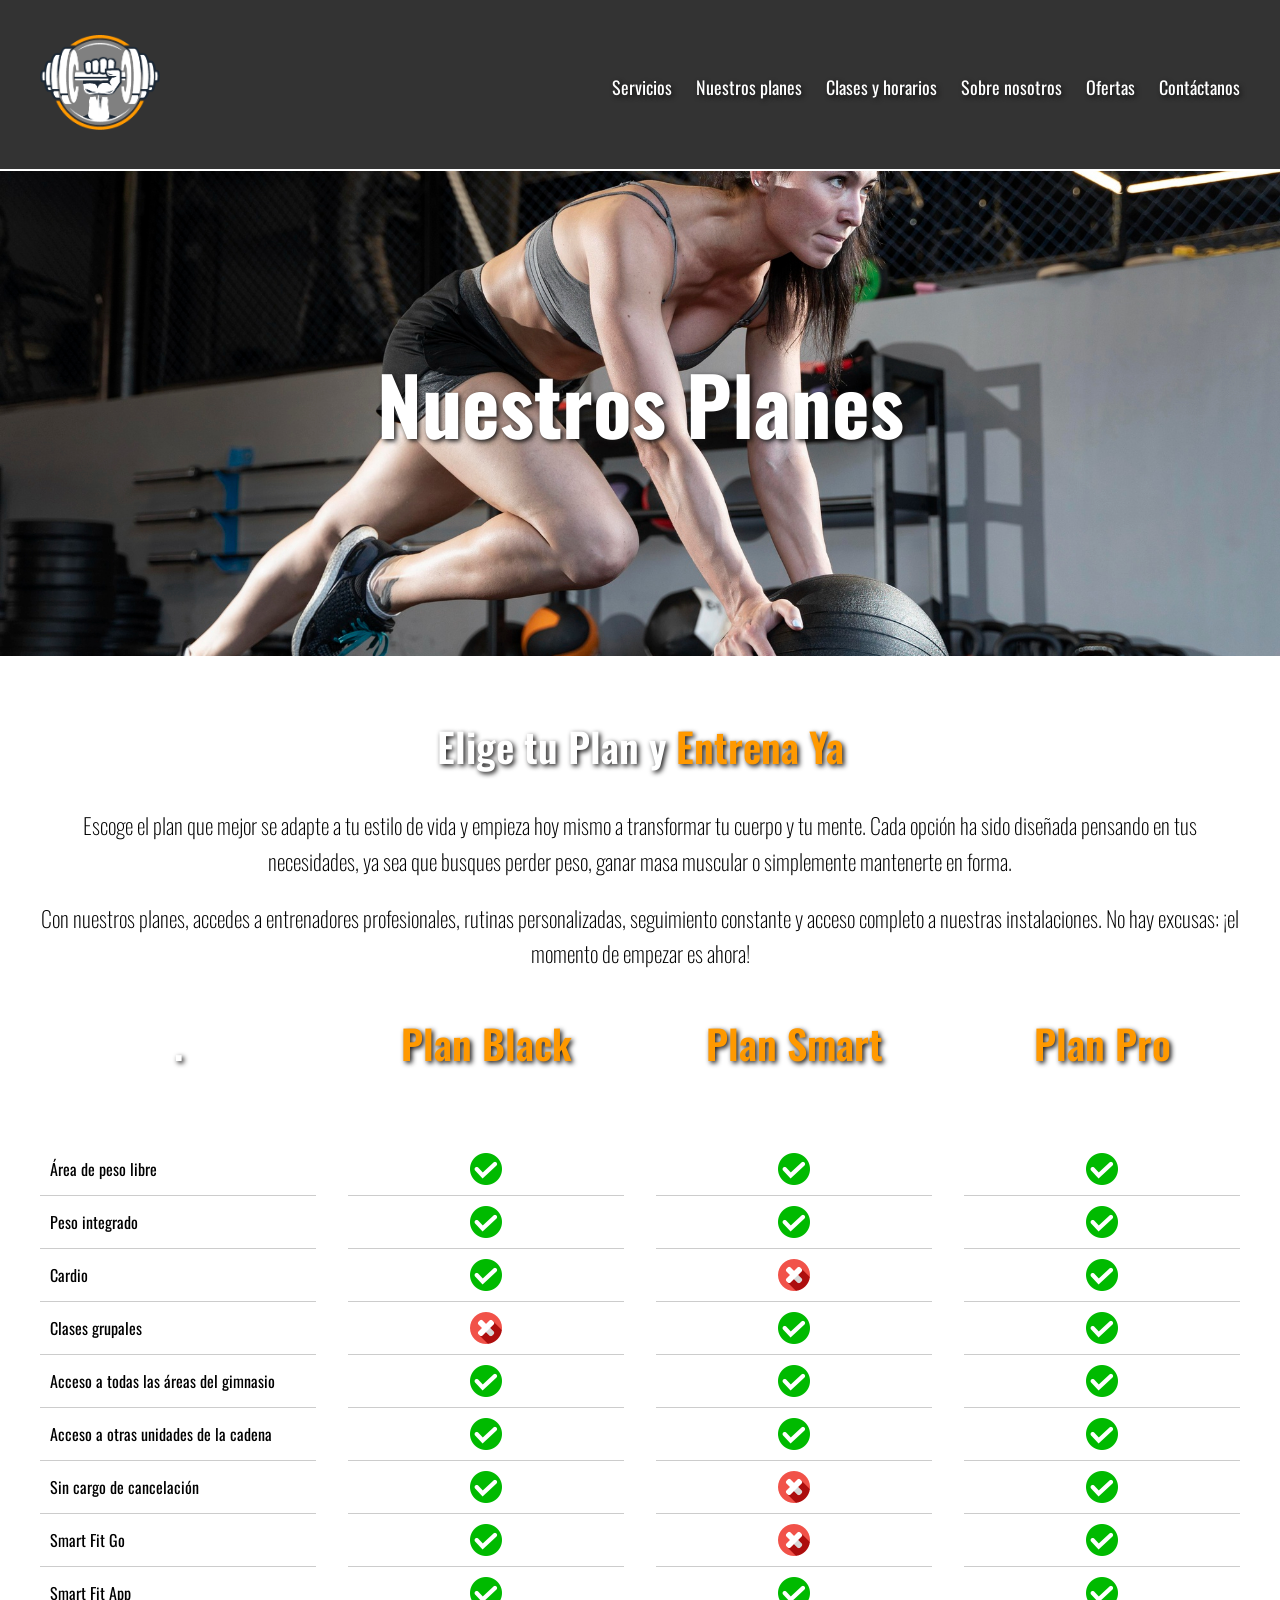
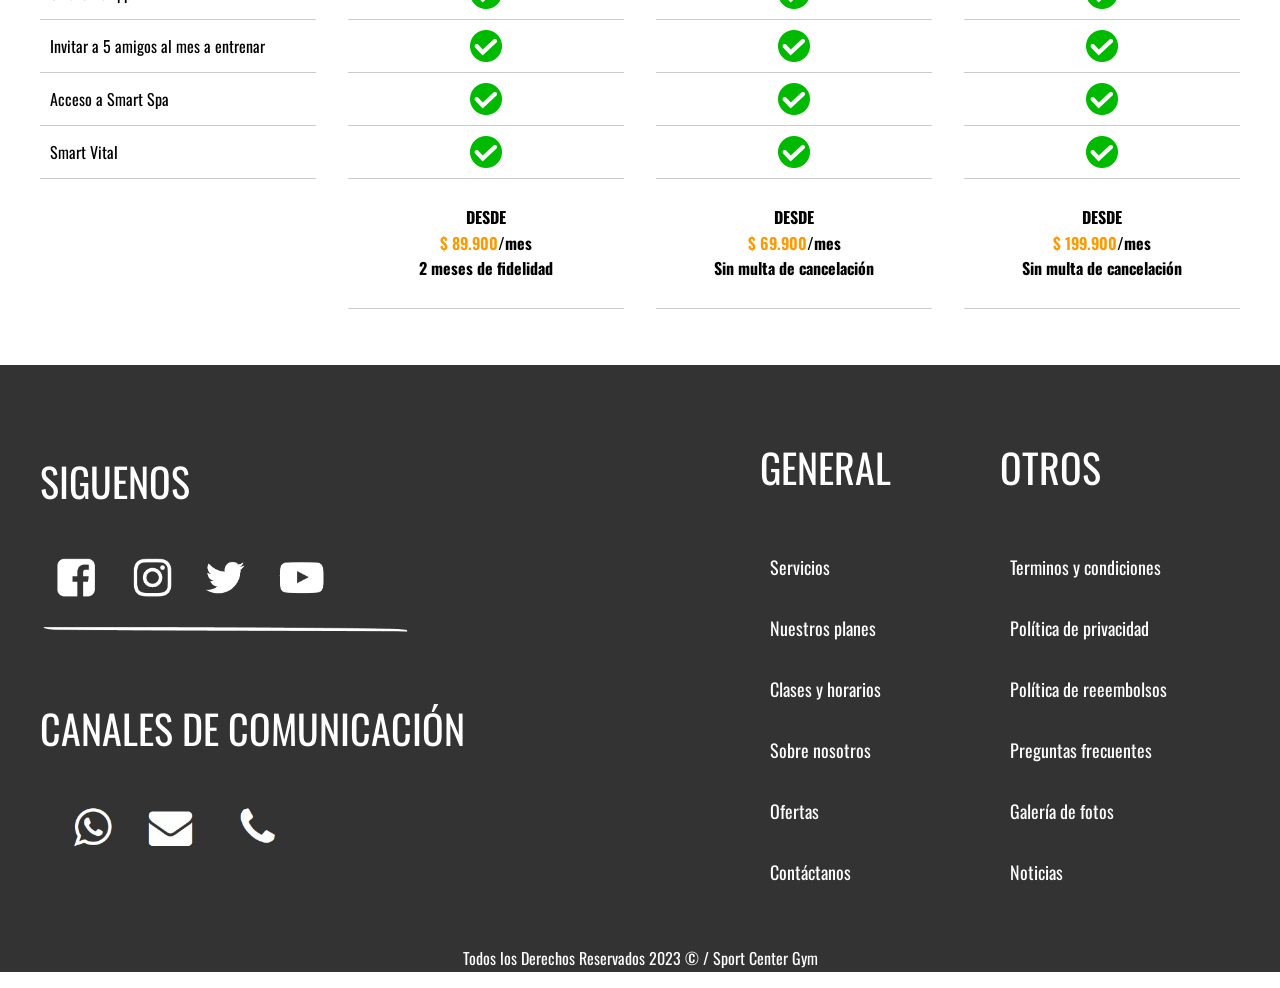
<file: nuestros_planes.html>
<!DOCTYPE html>
<html lang="es">
<head>
    <meta charset="UTF-8">
    <meta name="viewport" content="width=device-width, initial-scale=1.0">
    <meta name="author" content="Sebastián Montoya -  John Goyeneche">
    <meta name="description" content="Sport Center Gym">
    <title>Sport Center Gym</title>

    <link rel="preconnect" href="https://fonts.googleapis.com">
    <link rel="preconnect" href="https://fonts.gstatic.com" crossorigin>
    <link href="https://fonts.googleapis.com/css2?family=Oswald:wght@200;400;600&display=swap" rel="stylesheet">
    <link rel="stylesheet" href="https://cdnjs.cloudflare.com/ajax/libs/font-awesome/5.15.3/css/all.min.css" integrity="sha512-llU5a6+G1W8D82/8L5DT6yYcLBXTYo8fQV6kZc9y8RZgbNwMCU9opR2LnPmtr5JNc4WzTt2d8nm5V2R76TqA9Q==" crossorigin="anonymous" />


    <link rel="stylesheet" href="css/normalize.css">
    <link rel="stylesheet" href="css/estilos.css">
    
</head>
<body>
    <header class="site-header fw-400">
        <div class="contenedor contenido-header">
            <div class="barra">
                <a href="index.html">
                    <img class="logo" src="img/logo.png" alt="Logo Sport Center Gym">
                </a>
                <nav class="navegacion-header">
                    <a href="servicios.html">Servicios</a>
                    <a href="nuestros_planes.html">Nuestros planes</a>
                    <a href="clases_horarios.html">Clases y horarios</a>
                    <a href="sobre_nosotros.html">Sobre nosotros</a>
                    <a href="ofertas.html">Ofertas</a>
                    <a href="contactanos.html">Contáctanos</a>
                </nav>
            </div>
        </div>
    </header>

    <div class="site-header plan">
        <div class="contenedor">
            <h1>Nuestros Planes</h1>
        </div>
    </div>

    <main>

        <section class="contenedor">
            <h2 class="centrar-texto fw-600 texto-gris titulos-ps">Elige tu Plan y <span class="texto-span">Entrena Ya</span></h2>
            

            <p class="centrar-texto fw-200 parrafo-servicio">Escoge el plan que mejor se adapte a tu estilo de vida y empieza hoy mismo a transformar tu cuerpo y tu mente. Cada opción ha sido diseñada pensando en tus necesidades, ya sea que busques perder peso, ganar masa muscular o simplemente mantenerte en forma.</p>
            <p class="centrar-texto fw-200 parrafo-servicio">Con nuestros planes, accedes a entrenadores profesionales, rutinas personalizadas, seguimiento constante y acceso completo a nuestras instalaciones. No hay excusas: ¡el momento de empezar es ahora!</p>
        
            <div class="tabla-planes">
                <div class="columna">
                    <h3 class="centrar-texto fw-600 texto-gris titulos-ps">.</h3>
                    
                    <ul>
                        <li>Área de peso libre</li>
                        <li>Peso integrado</li>
                        <li>Cardio</li>
                        <li>Clases grupales</li>
                        <li>Acceso a todas las áreas del gimnasio</li>
                        <li>Acceso a otras unidades de la cadena</li>
                        <li>Sin cargo de cancelación</li>
                        <li>Smart Fit Go</li>
                        <li>Smart Fit App</li>
                        <li>Invitar a 5 amigos al mes a entrenar</li>
                        <li>Acceso a Smart Spa</li>
                        <li>Smart Vital</li>
                    </ul>
                </div>
        
                <div class="columna">
                    <h3 class="centrar-texto fw-600 texto-gris titulos-ps"><span class="texto-span">Plan Black</span></span></h3>
                    <ul>
                        <li>
                            <img src="img/cheque.png" alt="">
                        </li>
                        <li>
                            <img src="img/cheque.png" alt=""> 
                        </li>
                        <li>
                            <img src="img/cheque.png" alt="">  
                        </li>
                        <li>
                            <img src="img/cancelar.png" alt="">
                        </li>
                        <li>
                            <img src="img/cheque.png" alt=""> 
                        </li>
                        <li>
                            <img src="img/cheque.png" alt="">  
                        </li>
                        <li>
                            <img src="img/cheque.png" alt="">
                        </li>
                        <li>
                            <img src="img/cheque.png" alt=""> 
                        </li>
                        <li>
                            <img src="img/cheque.png" alt="">  
                        </li>
                        <li>
                            <img src="img/cheque.png" alt="">
                        </li>
                        <li>
                            <img src="img/cheque.png" alt=""> 
                        </li>
                        <li>
                            <img src="img/cheque.png" alt="">  
                        </li>
                        <li>
                            <p class="centrar-texto"><b>DESDE<br><span class="texto-span fw-600">$ 89.900</span>/mes<br>2 meses de fidelidad</b></p> 
                        </li>
                    </ul>
                </div>
        
                <div class="columna">
                    <h3 class="centrar-texto fw-600 texto-gris titulos-ps"><span class="texto-span">Plan Smart</span></span></h3>
                    <ul>
                        <li>
                            <img src="img/cheque.png" alt="">
                        </li>
                        <li>
                            <img src="img/cheque.png" alt=""> 
                        </li>
                        <li>
                            <img src="img/cancelar.png" alt="">  
                        </li>
                        <li>
                            <img src="img/cheque.png" alt="">
                        </li>
                        <li>
                            <img src="img/cheque.png" alt=""> 
                        </li>
                        <li>
                            <img src="img/cheque.png" alt="">  
                        </li>
                        <li>
                            <img src="img/cancelar.png" alt="">
                        </li>
                        <li>
                            <img src="img/cancelar.png" alt=""> 
                        </li>
                        <li>
                            <img src="img/cheque.png" alt="">  
                        </li>
                        <li>
                            <img src="img/cheque.png" alt="">
                        </li>
                        <li>
                            <img src="img/cheque.png" alt=""> 
                        </li>
                        <li>
                            <img src="img/cheque.png" alt="">  
                        </li>
                        <li>
                            <p class="centrar-texto"><b>DESDE<br><span class="texto-span fw-600">$ 69.900</span>/mes<br>Sin multa de cancelación</b></p> 
                        </li>
                    </ul>
                </div>
        
                <div class="columna">
                    <h3 class="centrar-texto fw-600 texto-gris titulos-ps"><span class="texto-span">Plan Pro</span></h3>
                    <ul>
                        <li>
                            <img src="img/cheque.png" alt="">
                        </li>
                        <li>
                            <img src="img/cheque.png" alt=""> 
                        </li>
                        <li>
                            <img src="img/cheque.png" alt="">  
                        </li>
                        <li>
                            <img src="img/cheque.png" alt="">
                        </li>
                        <li>
                            <img src="img/cheque.png" alt=""> 
                        </li>
                        <li>
                            <img src="img/cheque.png" alt="">  
                        </li>
                        <li>
                            <img src="img/cheque.png" alt="">
                        </li>
                        <li>
                            <img src="img/cheque.png" alt=""> 
                        </li>
                        <li>
                            <img src="img/cheque.png" alt="">  
                        </li>
                        <li>
                            <img src="img/cheque.png" alt="">
                        </li>
                        <li>
                            <img src="img/cheque.png" alt=""> 
                        </li>
                        <li>
                            <img src="img/cheque.png" alt="">  
                        </li>
                        <li>
                            <p class="centrar-texto"><b>DESDE<br><span class="texto-span fw-600">$ 199.900</span>/mes<br>Sin multa de cancelación</b></p> 
                        </li>
                    </ul>
                </div>
            </div>
        </section>
        

        

    </main>

    <div class="site-footer">
        <footer class="contenedor contenido-footer">

            <div class="columna-footer">
                <p>SIGUENOS</p>
                    <img class="iconos-redes" src="img/face.jpg" alt="Icono facebook">
                <p>CANALES DE COMUNICACIÓN</p>
                    <img class="iconos-redes" src="img/comu.jpg" alt="Icono facebook">

            </div>

            <div class="columna-footer">
                <p>GENERAL</p>
                <nav class="navegacion-footer">
                    <a href="servicios.html">Servicios</a>
                    <a href="nuestros_planes.html">Nuestros planes</a>
                    <a href="clases_horarios.html">Clases y horarios</a>
                    <a href="sobre_nosotros.html">Sobre nosotros</a>
                    <a href="ofertas.html">Ofertas</a>
                    <a href="contactanos.html">Contáctanos</a>
                </nav>  
            </div>

            <div class="columna-footer">
                <p>OTROS</p>
                <nav class="navegacion-footer">
                    <a href="términos-condiciones.html">Terminos y condiciones</a>
                    <a href="politica-privacidad.html">Política de privacidad</a>
                    <a href="politica-reembolsos.html">Política de reeembolsos</a>
                    <a href=preguntas-frecuentes.html">Preguntas frecuentes</a>
                    <a href="galeria-fotos.html">Galería de fotos</a>
                    <a href="noticias.html">Noticias</a>
                </nav>  
            </div>
            
            
           
        </footer>
        <p class="copyright">Todos los Derechos Reservados 2023 &copy; / Sport Center Gym</p>
    </div>

</body>
</html>
</file>
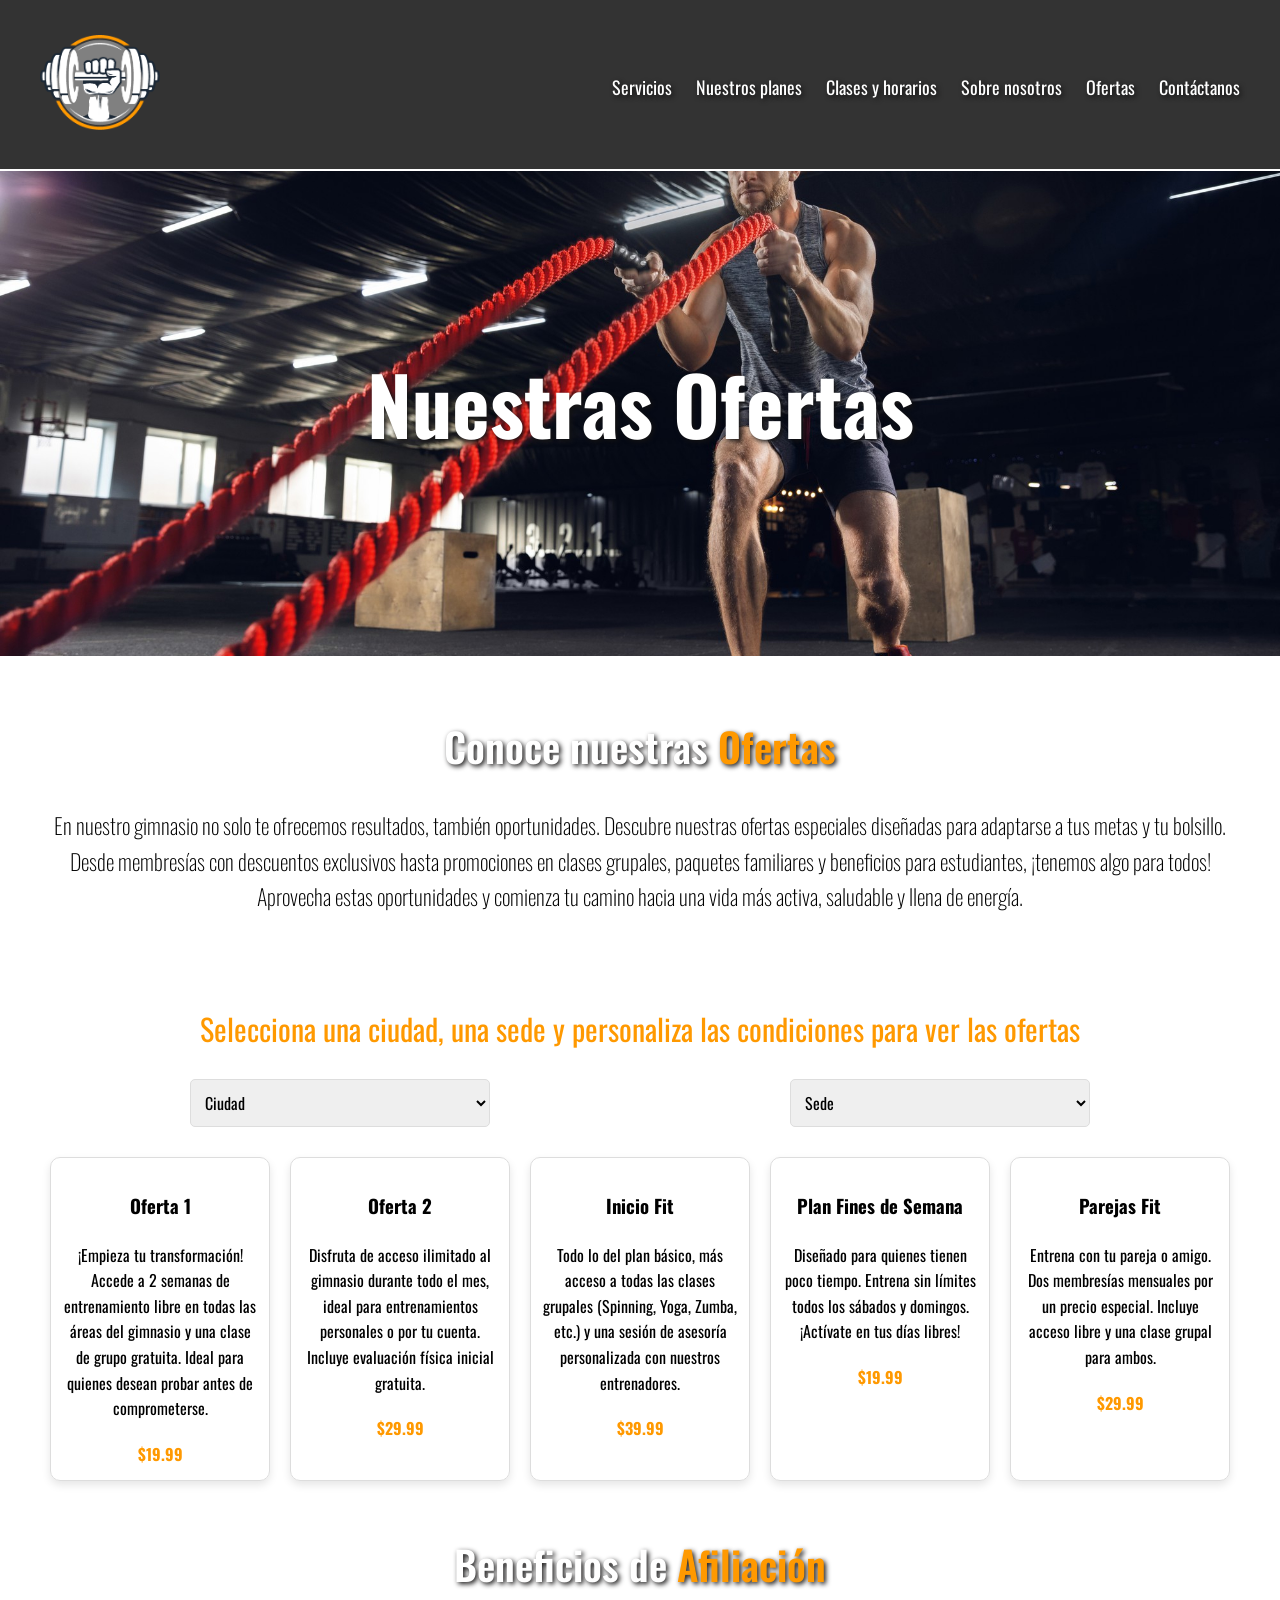
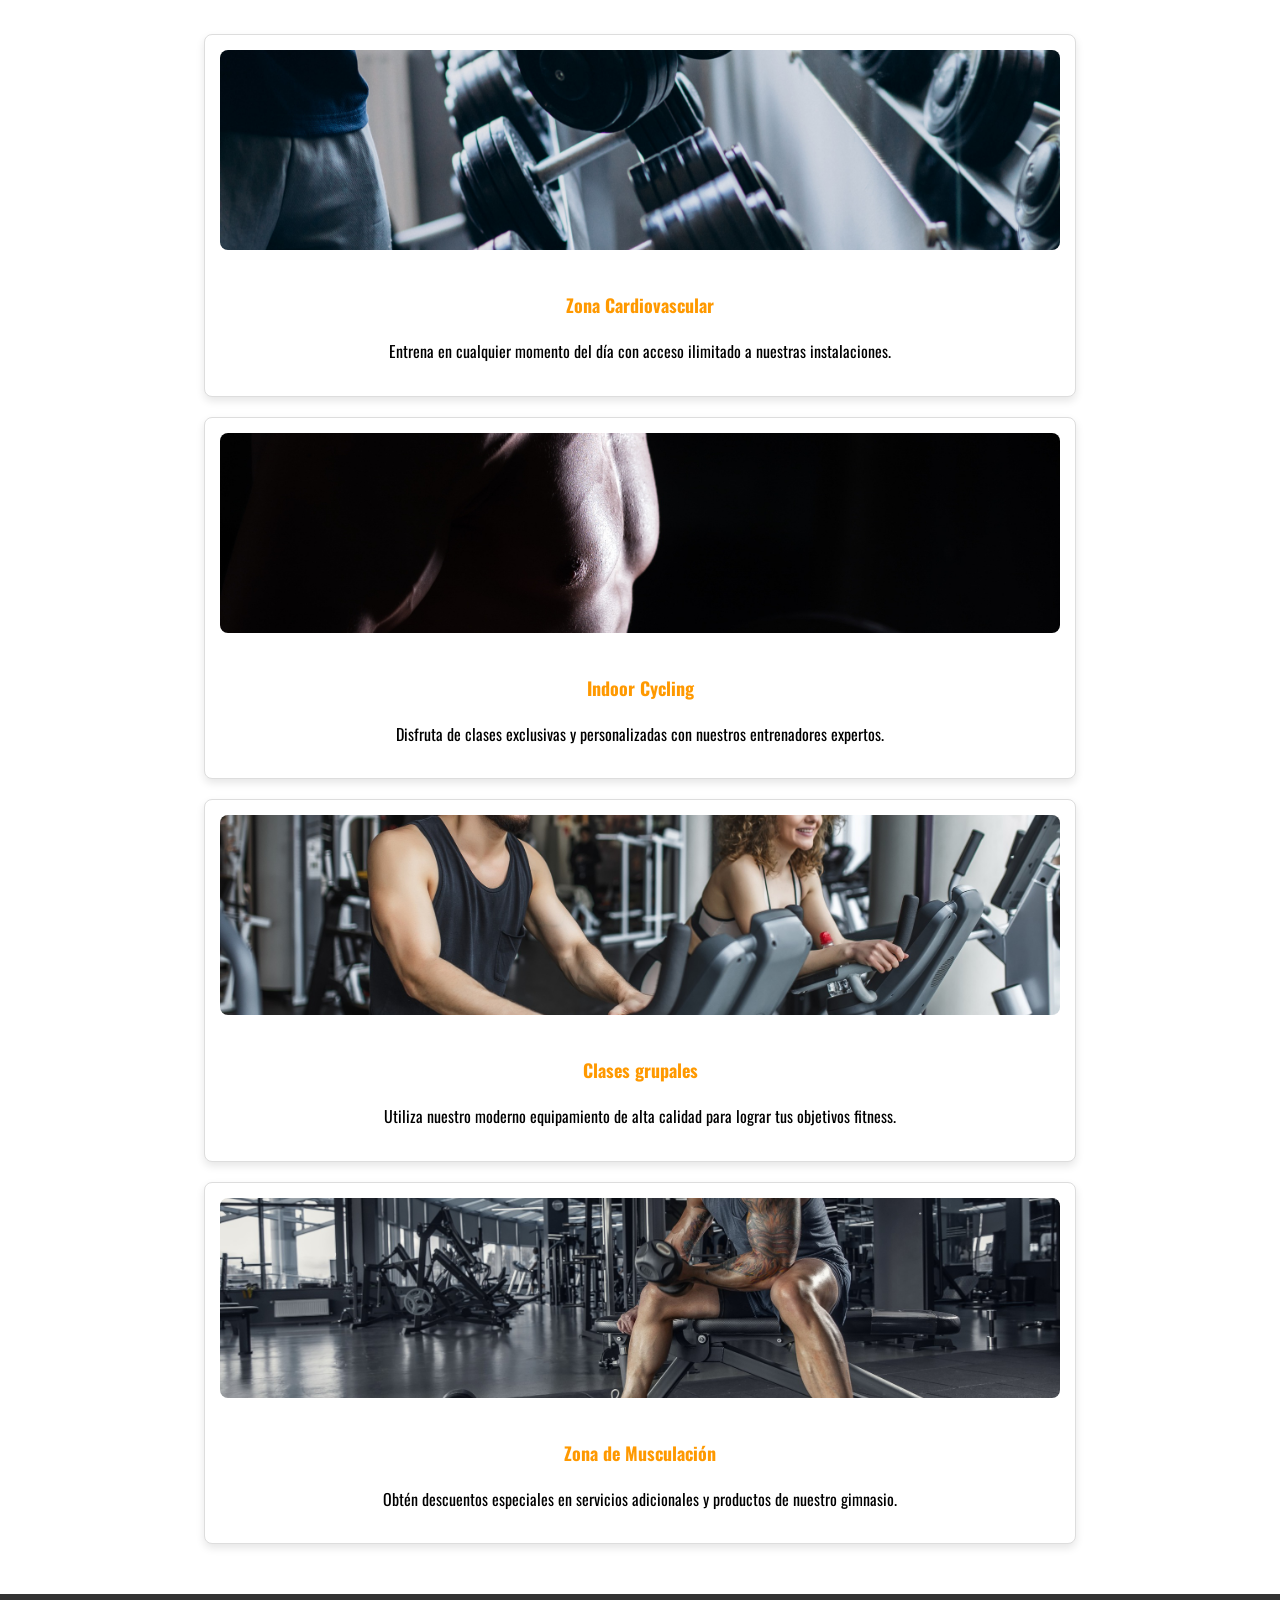
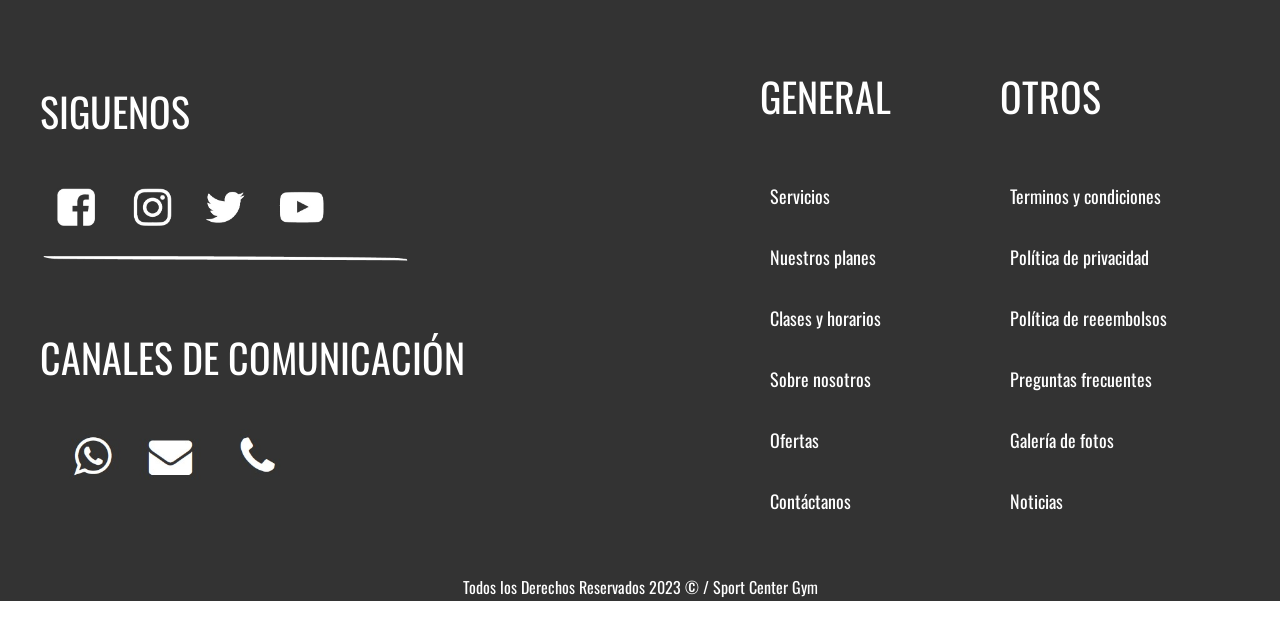
<file: ofertas.html>
<!DOCTYPE html>
<html lang="es">
<head>
    <meta charset="UTF-8">
    <meta name="viewport" content="width=device-width, initial-scale=1.0">
    <meta name="author" content="Sebastián Montoya -  John Goyeneche">
    <meta name="description" content="Sport Center Gym">
    <title>Sport Center Gym</title>

    <link rel="preconnect" href="https://fonts.googleapis.com">
    <link rel="preconnect" href="https://fonts.gstatic.com" crossorigin>
    <link href="https://fonts.googleapis.com/css2?family=Oswald:wght@200;400;600&display=swap" rel="stylesheet">

    <link rel="stylesheet" href="css/normalize.css">
    <link rel="stylesheet" href="css/estilos.css">
    
</head>
<body>
    <header class="site-header fw-400">
        <div class="contenedor contenido-header">
            <div class="barra">
                <a href="index.html">
                    <img class="logo" src="img/logo.png" alt="Logo Sport Center Gym">
                </a>
                <nav class="navegacion-header">
                    <a href="servicios.html">Servicios</a>
                    <a href="nuestros_planes.html">Nuestros planes</a>
                    <a href="clases_horarios.html">Clases y horarios</a>
                    <a href="sobre_nosotros.html">Sobre nosotros</a>
                    <a href="ofertas.html">Ofertas</a>
                    <a href="contactanos.html">Contáctanos</a>
                </nav>
            </div>
        </div>
    </header>

    <div class="site-header ofertas">
        <div class="contenedor">
            <h1>Nuestras Ofertas</h1>
        </div>
    </div>

    <main>

        <section class="contenedor">
            <h2 class="centrar-texto fw-600 texto-gris titulos-ps">Conoce nuestras<span class="texto-span"> Ofertas </span></h2>
        
            <p class="centrar-texto fw-200 parrafo-servicio">En nuestro gimnasio no solo te ofrecemos resultados, también oportunidades. Descubre nuestras ofertas especiales 
                diseñadas para adaptarse a tus metas y tu bolsillo. Desde membresías con descuentos exclusivos hasta promociones en clases grupales, paquetes familiares y beneficios para estudiantes, ¡tenemos algo para todos! Aprovecha estas oportunidades y comienza tu camino hacia una vida más activa, saludable y llena de energía.</p>
            <h2 class="centrar-texto centrar-texto fw-400 subt-alg"><br>Selecciona una ciudad, una sede y personaliza las condiciones para ver las ofertas</h2>
            <div class="seleccion-ciudad-sede combos">
                <select id="ciudad" class="seleccion">
                    <option value="" disabled selected>Ciudad</option>
                    <option value="ciudad1">Tunja</option>
                    <option value="ciudad2">Bogotá</option>
                    <option value="ciudad3">Medellin</option>
                </select>
        
                <select id="sede" class="seleccion">
                    <option value="" disabled selected>Sede</option>
                    <option value="sede1">Sede 1</option>
                    <option value="sede2">Sede 2</option>
                    <option value="sede3">Sede 3</option>
                </select>
            </div>

            <div class="ofertas">
                <!-- Tarjeta de oferta 1 -->
                <div class="oferta-tarjeta">
                    <h3>Oferta 1</h3>
                    <p>¡Empieza tu transformación! Accede a 2 semanas de entrenamiento libre en todas las áreas del gimnasio y una clase de grupo gratuita. Ideal para quienes desean probar antes de comprometerse.</p>
                    <span class="precio-oferta">$19.99</span>
                </div>
        
                <!-- Tarjeta de oferta 2 -->
                <div class="oferta-tarjeta">
                    <h3>Oferta 2</h3>
                    <p>Disfruta de acceso ilimitado al gimnasio durante todo el mes, ideal para entrenamientos personales o por tu cuenta. Incluye evaluación física inicial gratuita.</p>
                    <span class="precio-oferta">$29.99</span>
                </div>
        
                <!-- Tarjeta de oferta 3 -->
                <div class="oferta-tarjeta">
                    <h3>Inicio Fit</h3>
                    <p>Todo lo del plan básico, más acceso a todas las clases grupales (Spinning, Yoga, Zumba, etc.) y una sesión de asesoría personalizada con nuestros entrenadores.</p>
                    <span class="precio-oferta">$39.99</span>
                </div>
                <!-- Tarjeta de oferta 1 -->
                <div class="oferta-tarjeta">
                    <h3>Plan Fines de Semana</h3>
                    <p>Diseñado para quienes tienen poco tiempo. Entrena sin límites todos los sábados y domingos. ¡Actívate en tus días libres!</p>
                    <span class="precio-oferta">$19.99</span>
                </div>
        
                <!-- Tarjeta de oferta 2 -->
                <div class="oferta-tarjeta">
                    <h3>Parejas Fit</h3>
                    <p>Entrena con tu pareja o amigo. Dos membresías mensuales por un precio especial. Incluye acceso libre y una clase grupal para ambos.</p>
                    <span class="precio-oferta">$29.99</span>
                </div>  
            </div>


            <h2 class="centrar-texto fw-600 texto-gris titulos-ps">Beneficios de <span class="texto-span"> Afiliación </span></h2>
            <div class="beneficios-afiliacion">
            <!-- Tarjeta 1 -->
            <div class="tarjeta-beneficio">
                <img src="img/beneficio.jpg" alt="Acceso Ilimitado">
                <h3>Zona Cardiovascular</h3>
                <p>Entrena en cualquier momento del día con acceso ilimitado a nuestras instalaciones.</p>
            </div>

            <!-- Tarjeta 2 -->
            <div class="tarjeta-beneficio">
                <img src="img/beneficio (2).jpg" alt="Clases Exclusivas">
                <h3>Indoor Cycling</h3>
                <p>Disfruta de clases exclusivas y personalizadas con nuestros entrenadores expertos.</p>
            </div>

            <!-- Tarjeta 3 -->
            <div class="tarjeta-beneficio">
                <img src="img/beneficio (3).jpg" alt="Equipamiento de Calidad">
                <h3>Clases grupales</h3>
                <p>Utiliza nuestro moderno equipamiento de alta calidad para lograr tus objetivos fitness.</p>
            </div>

            <!-- Tarjeta 4 -->
            <div class="tarjeta-beneficio">
                <img src="img/beneficio (4).jpg" alt="Descuentos Especiales">
                <h3>Zona de Musculación</h3>
                <p>Obtén descuentos especiales en servicios adicionales y productos de nuestro gimnasio.</p>
            </div>
        </div>

        </section>

    </main>

    <div class="site-footer">
        <footer class="contenedor contenido-footer">

            <div class="columna-footer">
                <p>SIGUENOS</p>
                    <img class="iconos-redes" src="img/face.jpg" alt="Icono facebook">
                <p>CANALES DE COMUNICACIÓN</p>
                    <img class="iconos-redes" src="img/comu.jpg" alt="Icono facebook">

            </div>

            <div class="columna-footer">
                <p>GENERAL</p>
                <nav class="navegacion-footer">
                    <a href="servicios.html">Servicios</a>
                    <a href="nuestros_planes.html">Nuestros planes</a>
                    <a href="clases_horarios.html">Clases y horarios</a>
                    <a href="sobre_nosotros.html">Sobre nosotros</a>
                    <a href="ofertas.html">Ofertas</a>
                    <a href="contactanos.html">Contáctanos</a>
                </nav>  
            </div>

            <div class="columna-footer">
                <p>OTROS</p>
                <nav class="navegacion-footer">
                    <a href="términos-condiciones.html">Terminos y condiciones</a>
                    <a href="politica-privacidad.html">Política de privacidad</a>
                    <a href="politica-reembolsos.html">Política de reeembolsos</a>
                    <a href=preguntas-frecuentes.html">Preguntas frecuentes</a>
                    <a href="galeria-fotos.html">Galería de fotos</a>
                    <a href="noticias.html">Noticias</a>
                </nav>  
            </div>
            
            
           
        </footer>
        <p class="copyright">Todos los Derechos Reservados 2023 &copy; / Sport Center Gym</p>
    </div>

</body>
</html>
</file>
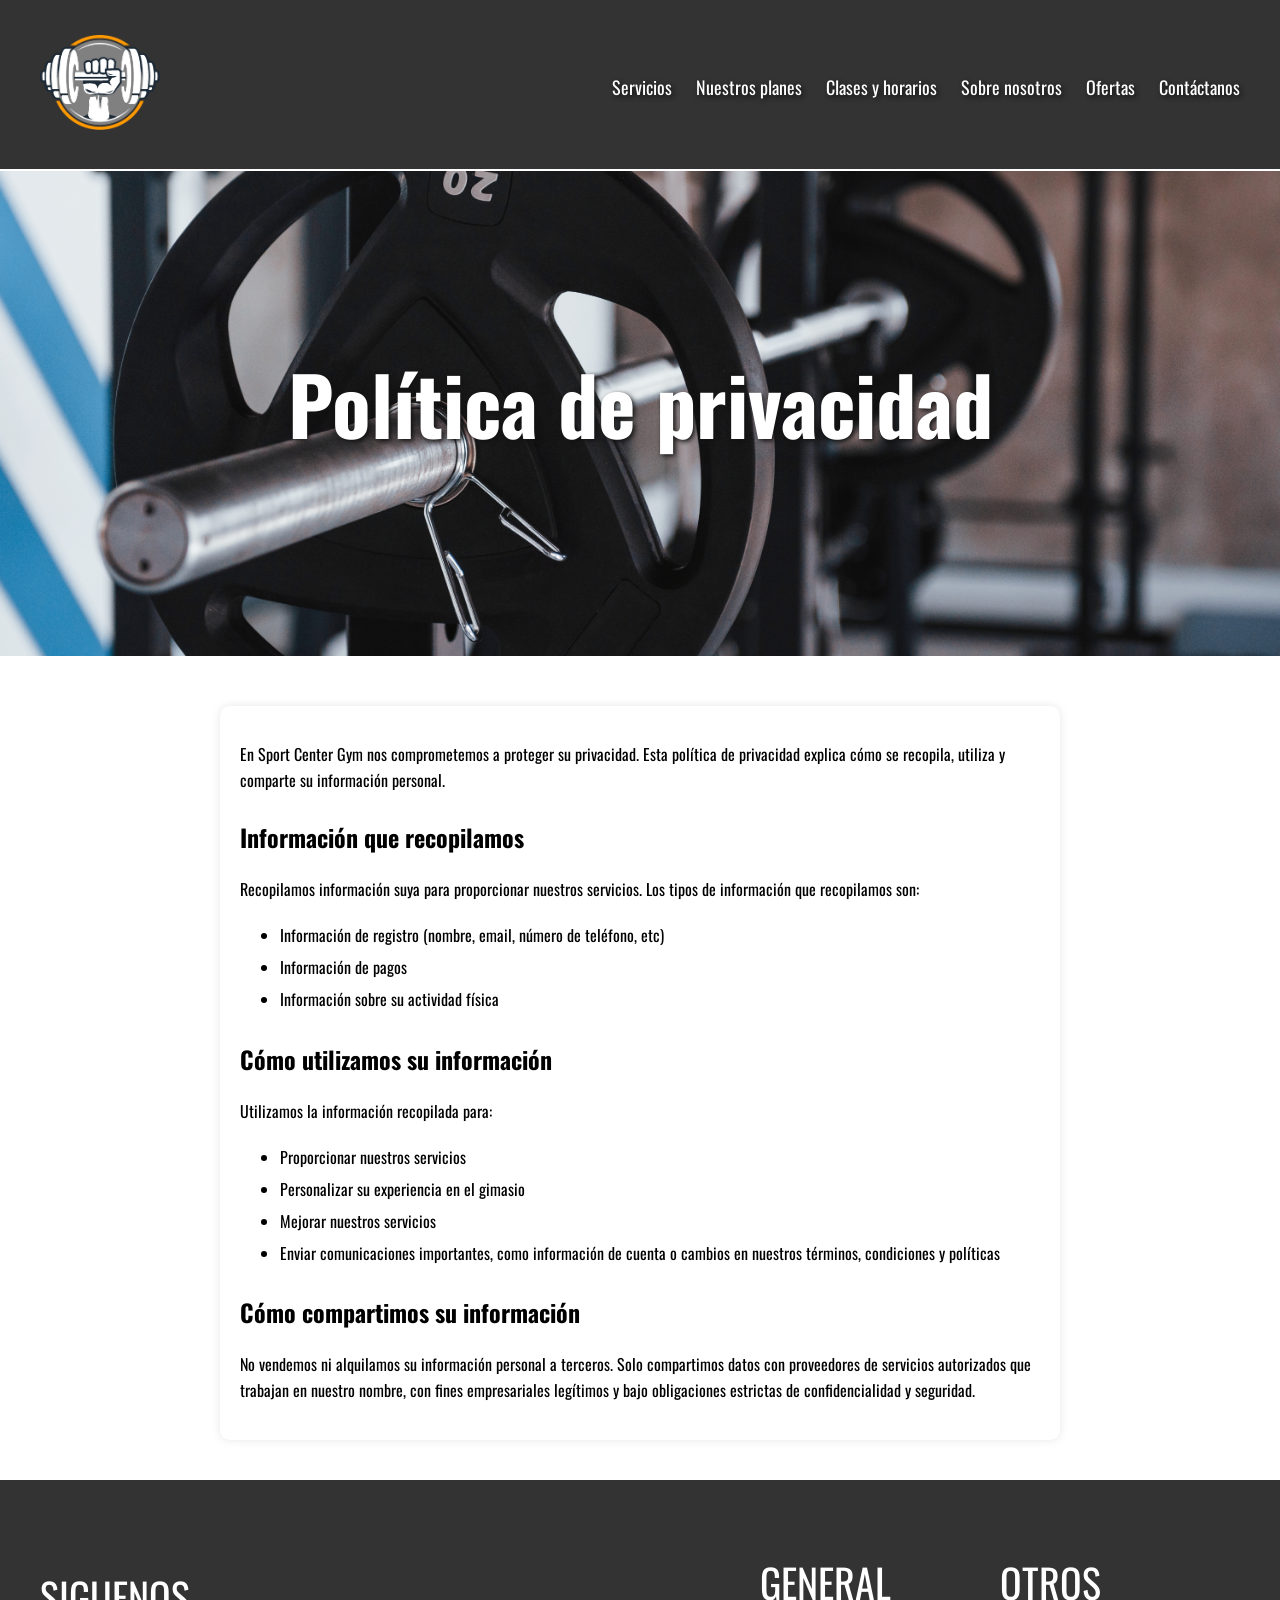
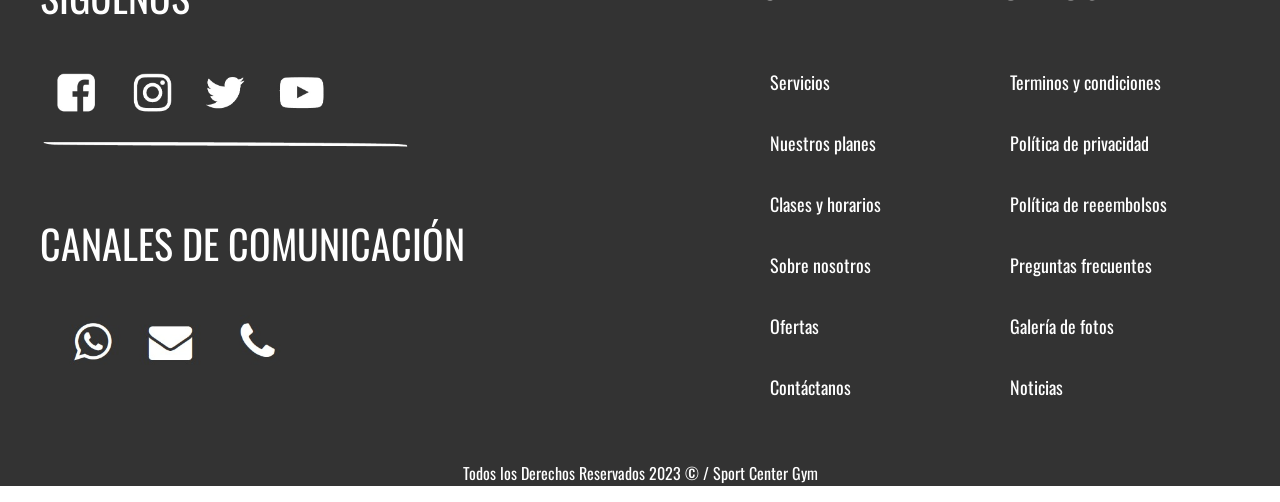
<file: politica-privacidad.html>
<!DOCTYPE html>
<html lang="es">
<head>
    <meta charset="UTF-8">
    <meta name="viewport" content="width=device-width, initial-scale=1.0">
    <meta name="author" content="Sebastián Montoya -  John Goyeneche">
    <meta name="description" content="Sport Center Gym">
    <title>Sport Center Gym</title>

    <link rel="preconnect" href="https://fonts.googleapis.com">
    <link rel="preconnect" href="https://fonts.gstatic.com" crossorigin>
    <link href="https://fonts.googleapis.com/css2?family=Oswald:wght@200;400;600&display=swap" rel="stylesheet">
    <link rel="stylesheet" href="https://cdnjs.cloudflare.com/ajax/libs/font-awesome/5.15.3/css/all.min.css" integrity="sha512-llU5a6+G1W8D82/8L5DT6yYcLBXTYo8fQV6kZc9y8RZgbNwMCU9opR2LnPmtr5JNc4WzTt2d8nm5V2R76TqA9Q==" crossorigin="anonymous" />


    <link rel="stylesheet" href="css/normalize.css">
    <link rel="stylesheet" href="css/estilos.css">
    
</head>
<body>
    <header class="site-header fw-400">
        <div class="contenedor contenido-header">
            <div class="barra">
                <a href="index.html">
                    <img class="logo" src="img/logo.png" alt="Logo Sport Center Gym">
                </a>
                <nav class="navegacion-header">
                    <a href="servicios.html">Servicios</a>
                    <a href="nuestros_planes.html">Nuestros planes</a>
                    <a href="clases_horarios.html">Clases y horarios</a>
                    <a href="sobre_nosotros.html">Sobre nosotros</a>
                    <a href="ofertas.html">Ofertas</a>
                    <a href="contactanos.html">Contáctanos</a>
                </nav>
            </div>
        </div>
    </header>

    <div class="site-header terminos">
        <div class="contenedor">
            <h1>Política de privacidad</h1>
        </div>
    </div>

    <main class="container">
        <p>
          En Sport Center Gym nos comprometemos a proteger su privacidad. Esta política de privacidad explica cómo se recopila, utiliza y comparte su información personal.
        </p>

        <h2>Información que recopilamos</h2>

        <p>
          Recopilamos información suya para proporcionar nuestros servicios. Los tipos de información que recopilamos son:
        </p>

        <ul>
          <li>Información de registro (nombre, email, número de teléfono, etc)</li>
          <li>Información de pagos</li>
          <li>Información sobre su actividad física</li>
        </ul>

        <h2>Cómo utilizamos su información</h2>

        <p>
          Utilizamos la información recopilada para:
        </p>

        <ul>
          <li>Proporcionar nuestros servicios</li>
          <li>Personalizar su experiencia en el gimasio</li>
          <li>Mejorar nuestros servicios</li>
          <li>Enviar comunicaciones importantes, como información de cuenta o cambios en nuestros términos, condiciones y políticas</li>
        </ul>
        

        <h2>Cómo compartimos su información</h2>

        <p>
          No vendemos ni alquilamos su información personal a terceros. Solo compartimos datos con proveedores de servicios autorizados que trabajan en nuestro nombre, con fines empresariales legítimos y bajo obligaciones estrictas de confidencialidad y seguridad.
        </p>
      </main>

    <div class="site-footer">
        <footer class="contenedor contenido-footer">

            <div class="columna-footer">
                <p>SIGUENOS</p>
                    <img class="iconos-redes" src="img/face.jpg" alt="Icono facebook">
                <p>CANALES DE COMUNICACIÓN</p>
                    <img class="iconos-redes" src="img/comu.jpg" alt="Icono facebook">

            </div>

            <div class="columna-footer">
                <p>GENERAL</p>
                <nav class="navegacion-footer">
                    <a href="servicios.html">Servicios</a>
                    <a href="nuestros_planes.html">Nuestros planes</a>
                    <a href="clases_horarios.html">Clases y horarios</a>
                    <a href="sobre_nosotros.html">Sobre nosotros</a>
                    <a href="ofertas.html">Ofertas</a>
                    <a href="contactanos.html">Contáctanos</a>
                </nav>  
            </div>

            <div class="columna-footer">
                <p>OTROS</p>
                <nav class="navegacion-footer">
                    <a href="términos-condiciones.html">Terminos y condiciones</a>
                    <a href="politica-privacidad.html">Política de privacidad</a>
                    <a href="politica-reembolsos.html">Política de reeembolsos</a>
                    <a href="preguntas-frecuentes.html">Preguntas frecuentes</a>
                    <a href="galeria-fotos.html">Galería de fotos</a>
                    <a href="noticias.html">Noticias</a>
                </nav>  
            </div>
            
            
           
        </footer>
        <p class="copyright">Todos los Derechos Reservados 2023 &copy; / Sport Center Gym</p>
    </div>

</body>
</html>
</file>
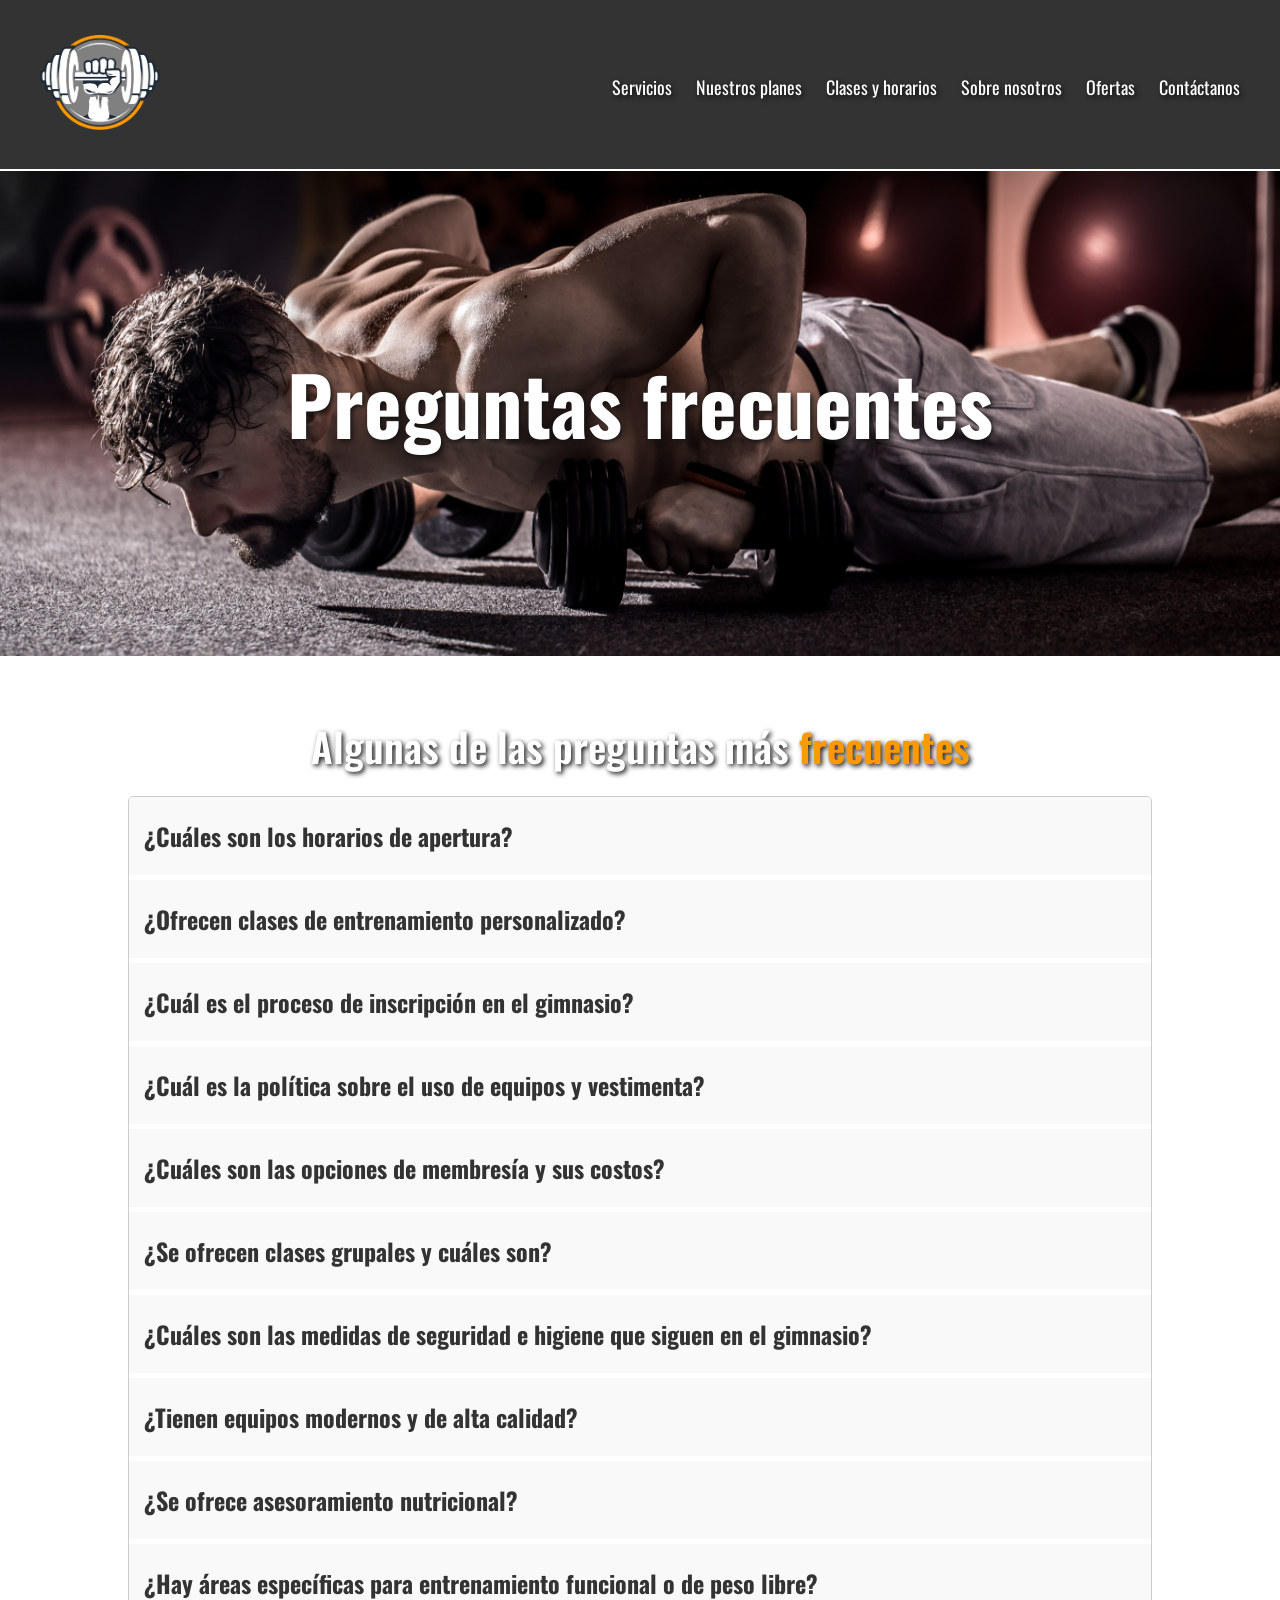
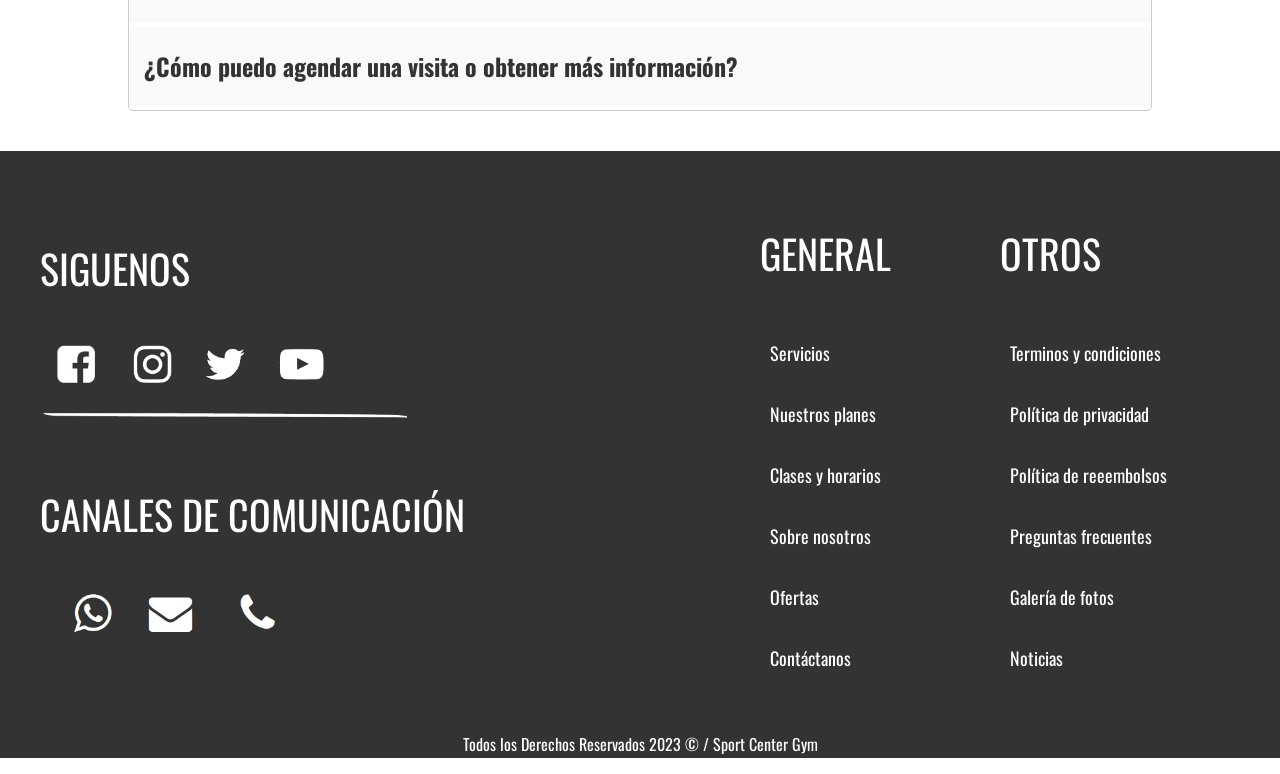
<file: preguntas-frecuentes.html>
<!DOCTYPE html>
<html lang="es">
<head>
    <meta charset="UTF-8">
    <meta name="viewport" content="width=device-width, initial-scale=1.0">
    <meta name="author" content="Sebastián Montoya -  John Goyeneche">
    <meta name="description" content="Sport Center Gym">
    <title>Sport Center Gym</title>

    <link rel="preconnect" href="https://fonts.googleapis.com">
    <link rel="preconnect" href="https://fonts.gstatic.com" crossorigin>
    <link href="https://fonts.googleapis.com/css2?family=Oswald:wght@200;400;600&display=swap" rel="stylesheet">
    <link rel="stylesheet" href="https://cdnjs.cloudflare.com/ajax/libs/font-awesome/5.15.3/css/all.min.css" integrity="sha512-llU5a6+G1W8D82/8L5DT6yYcLBXTYo8fQV6kZc9y8RZgbNwMCU9opR2LnPmtr5JNc4WzTt2d8nm5V2R76TqA9Q==" crossorigin="anonymous" />


    <link rel="stylesheet" href="css/normalize.css">
    <link rel="stylesheet" href="css/estilos.css">
    

    
</head>
<body>
    <header class="site-header fw-400">
        <div class="contenedor contenido-header">
            <div class="barra">
                <a href="index.html">
                    <img class="logo" src="img/logo.png" alt="Logo Sport Center Gym">
                </a>
                <nav class="navegacion-header">
                    <a href="servicios.html">Servicios</a>
                    <a href="nuestros_planes.html">Nuestros planes</a>
                    <a href="clases_horarios.html">Clases y horarios</a>
                    <a href="sobre_nosotros.html">Sobre nosotros</a>
                    <a href="ofertas.html">Ofertas</a>
                    <a href="contactanos.html">Contáctanos</a>
                </nav>
            </div>
        </div>
    </header>

    <div class="site-header preguntas">
        <div class="contenedor">
            <h1>Preguntas frecuentes</h1>
        </div>
    </div>

    <main class="preguntas-frecuentes">

        <h2 class="centrar-texto fw-600 texto-gris titulos-ps"> Algunas de las preguntas más <span class="texto-span">frecuentes</span></h2>
      
        <div class="acordeon">
          <div class="pregunta">
            <h2 class="pregunta-titulo">¿Cuáles son los horarios de apertura?</h2>
            <div class="respuesta">
              <p class="fw-200 parrafo-terminos">Nuestro gimnasio está abierto de lunes a viernes de 6:00 AM a 10:00 PM, y los fines de semana de 8:00 AM a 8:00 PM.</p>
            </div>
          </div>
      
          <div class="pregunta">
            <h2 class="pregunta-titulo">¿Ofrecen clases de entrenamiento personalizado?</h2>
            <div class="respuesta">
              <p class="fw-200 parrafo-terminos">Sí, contamos con entrenadores personales certificados. Puedes reservar sesiones de entrenamiento personalizado según tu disponibilidad.</p>
            </div>
          </div>

          <div class="pregunta">
            <h2 class="pregunta-titulo"> ¿Cuál es el proceso de inscripción en el gimnasio?</h2>
            <div class="respuesta">
              <p class="fw-200 parrafo-terminos">Para inscribirte, puedes visitar nuestras instalaciones o registrarte en línea a través de nuestro sitio web. Deberás completar un formulario de inscripción y seleccionar el plan de membresía deseado.</p>
            </div>
          </div>
      
          <div class="pregunta">
            <h2 class="pregunta-titulo"> ¿Cuál es la política sobre el uso de equipos y vestimenta?</h2>
            <div class="respuesta">
              <p class="fw-200 parrafo-terminos">Se requiere el uso de ropa deportiva adecuada y calzado cerrado en todo momento. Además, te pedimos que limpies y desinfectes los equipos después de su uso, siguiendo las instrucciones proporcionadas.</p>
            </div>
          </div>

          <div class="pregunta">
            <h2 class="pregunta-titulo">  ¿Cuáles son las opciones de membresía y sus costos?</h2>
            <div class="respuesta">
              <p class="fw-200 parrafo-terminos"> Tenemos varias opciones de membresía que se adaptan a diferentes necesidades. Los precios varían según la duración y los servicios incluidos. Por favor, contáctanos para obtener detalles específicos.</p>
            </div>
          </div>

          <div class="pregunta">
            <h2 class="pregunta-titulo"> ¿Se ofrecen clases grupales y cuáles son?</h2>
            <div class="respuesta">
              <p class="fw-200 parrafo-terminos"> Sí, ofrecemos una amplia variedad de clases grupales que incluyen yoga, spinning, entrenamiento funcional, pilates, y más. Consulta nuestro calendario para ver la programación completa.</p>
            </div>
          </div>

          <div class="pregunta">
            <h2 class="pregunta-titulo"> ¿Cuáles son las medidas de seguridad e higiene que siguen en el gimnasio?</h2>
            <div class="respuesta">
              <p class="fw-200 parrafo-terminos">  Priorizamos la seguridad y la limpieza. Mantenemos un riguroso protocolo de limpieza y desinfección constante de nuestras instalaciones y equipos. También cumplimos con todas las directrices de salud pública.</p>
            </div>
          </div>

          <div class="pregunta">
            <h2 class="pregunta-titulo"> ¿Tienen equipos modernos y de alta calidad?</h2>
            <div class="respuesta">
              <p class="fw-200 parrafo-terminos">  Sí, contamos con equipos de última generación que son regularmente mantenidos para garantizar su funcionamiento óptimo y tu comodidad durante el ejercicio.</p>
            </div>
          </div>

          <div class="pregunta">
            <h2 class="pregunta-titulo"> ¿Se ofrece asesoramiento nutricional?</h2>
            <div class="respuesta">
              <p class="fw-200 parrafo-terminos"> Sí, tenemos expertos en nutrición que pueden brindarte asesoramiento personalizado para complementar tu rutina de ejercicios y alcanzar tus metas de salud y bienestar.</p>
            </div>
          </div>

          <div class="pregunta">
            <h2 class="pregunta-titulo"> ¿Hay áreas específicas para entrenamiento funcional o de peso libre?</h2>
            <div class="respuesta">
              <p class="fw-200 parrafo-terminos">  Sí, contamos con áreas designadas para entrenamiento funcional, peso libre y cardio, para que puedas realizar una variedad de ejercicios según tus preferencias.</p>
            </div>
          </div>

          <div class="pregunta">
            <h2 class="pregunta-titulo"> ¿Cómo puedo agendar una visita o obtener más información?</h2>
            <div class="respuesta">
              <p class="fw-200 parrafo-terminos">  Puedes programar una visita a nuestro gimnasio o obtener más información llenando nuestro formulario de contacto en línea, llamando a nuestro número telefónico o visitándonos directamente durante nuestro horario de atención.</p>
            </div>
          </div>
      
      
          <!-- Agrega más preguntas y respuestas aquí -->
        </div>
      </main>
      
      <script src="js/acordeon.js"></script>
      

    <div class="site-footer">
        <footer class="contenedor contenido-footer">

            <div class="columna-footer">
                <p>SIGUENOS</p>
                    <img class="iconos-redes" src="img/face.jpg" alt="Icono facebook">
                <p>CANALES DE COMUNICACIÓN</p>
                    <img class="iconos-redes" src="img/comu.jpg" alt="Icono facebook">

            </div>

            <div class="columna-footer">
                <p>GENERAL</p>
                <nav class="navegacion-footer">
                    <a href="servicios.html">Servicios</a>
                    <a href="nuestros_planes.html">Nuestros planes</a>
                    <a href="clases_horarios.html">Clases y horarios</a>
                    <a href="sobre_nosotros.html">Sobre nosotros</a>
                    <a href="ofertas.html">Ofertas</a>
                    <a href="contactanos.html">Contáctanos</a>
                </nav>  
            </div>

            <div class="columna-footer">
                <p>OTROS</p>
                <nav class="navegacion-footer">
                    <a href="términos-condiciones.html">Terminos y condiciones</a>
                    <a href="politica-privacidad.html">Política de privacidad</a>
                    <a href="politica-reembolsos.html">Política de reeembolsos</a>
                    <a href="preguntas-frecuentes.html">Preguntas frecuentes</a>
                    <a href="galeria-fotos.html">Galería de fotos</a>
                    <a href="noticias.html">Noticias</a>
                </nav>  
            </div>
            
            
           
        </footer>
        <p class="copyright">Todos los Derechos Reservados 2023 &copy; / Sport Center Gym</p>
    </div>

</body>
</html>
</file>
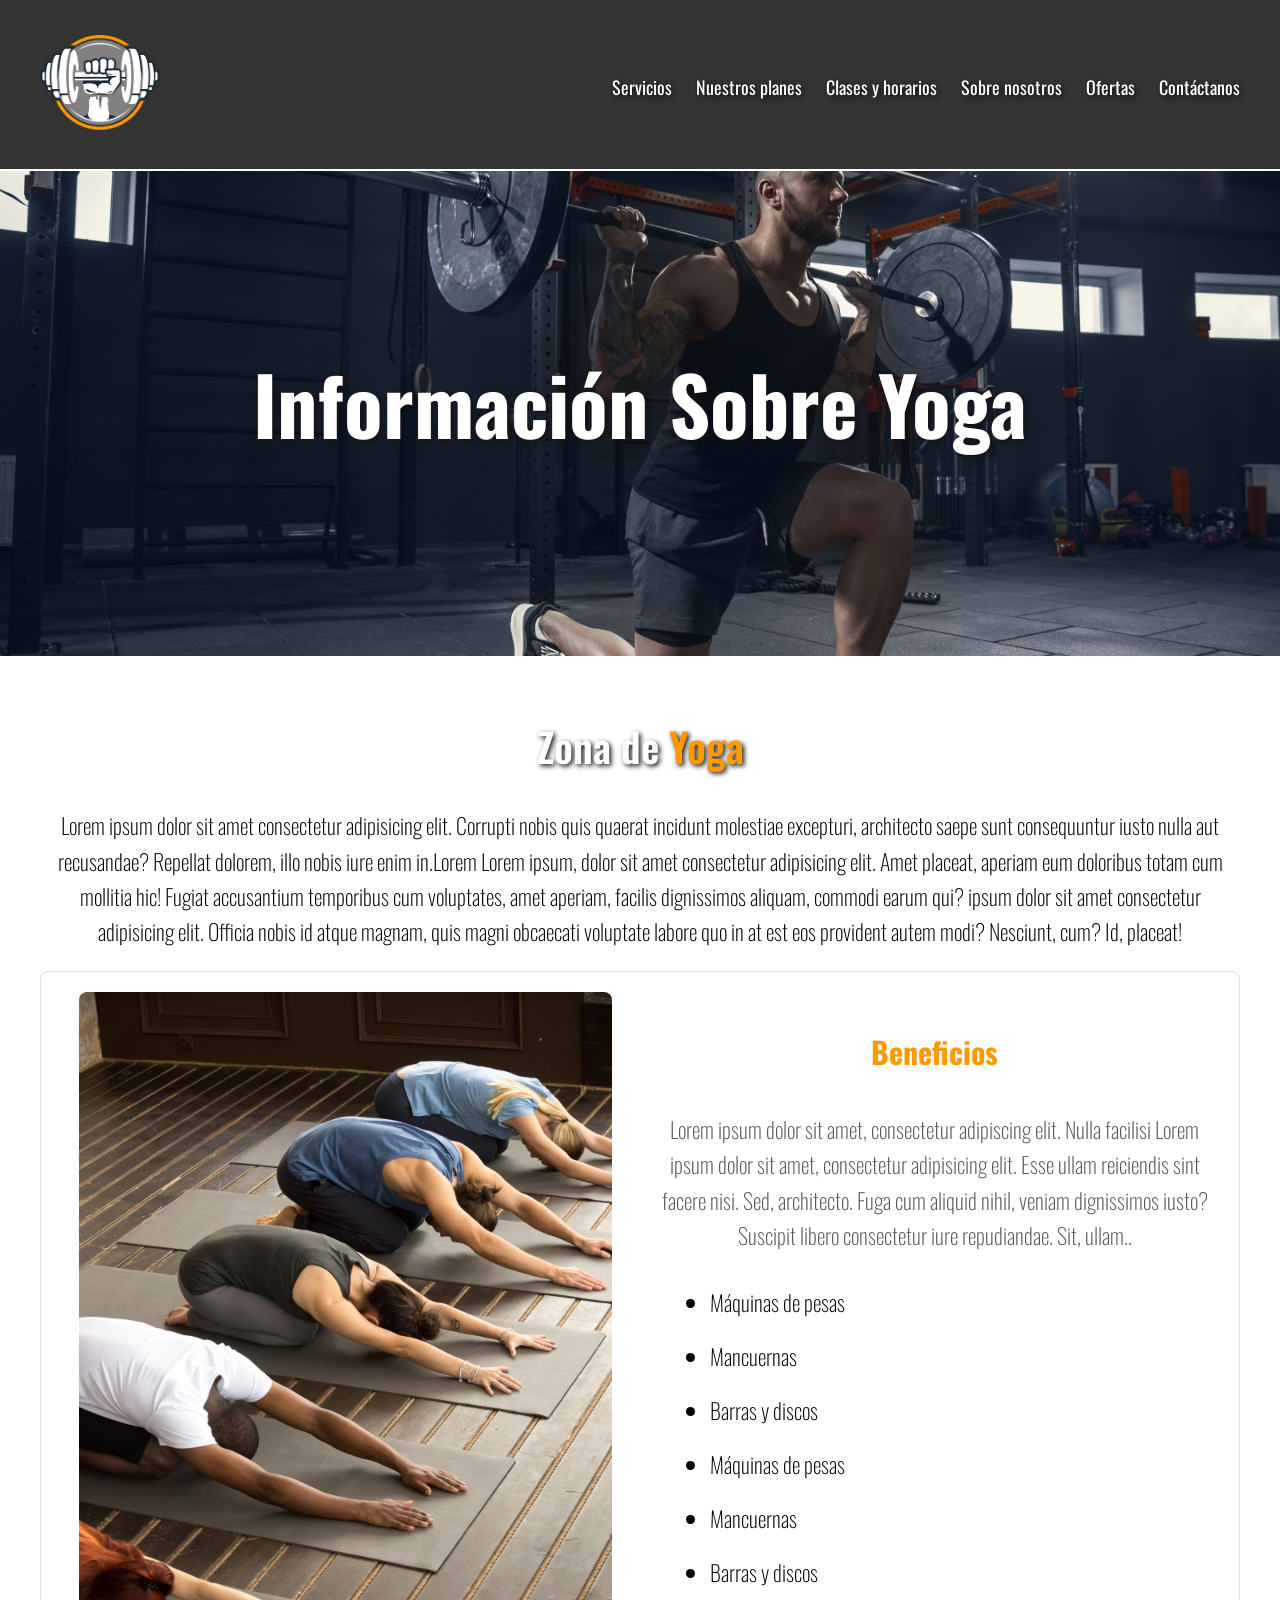
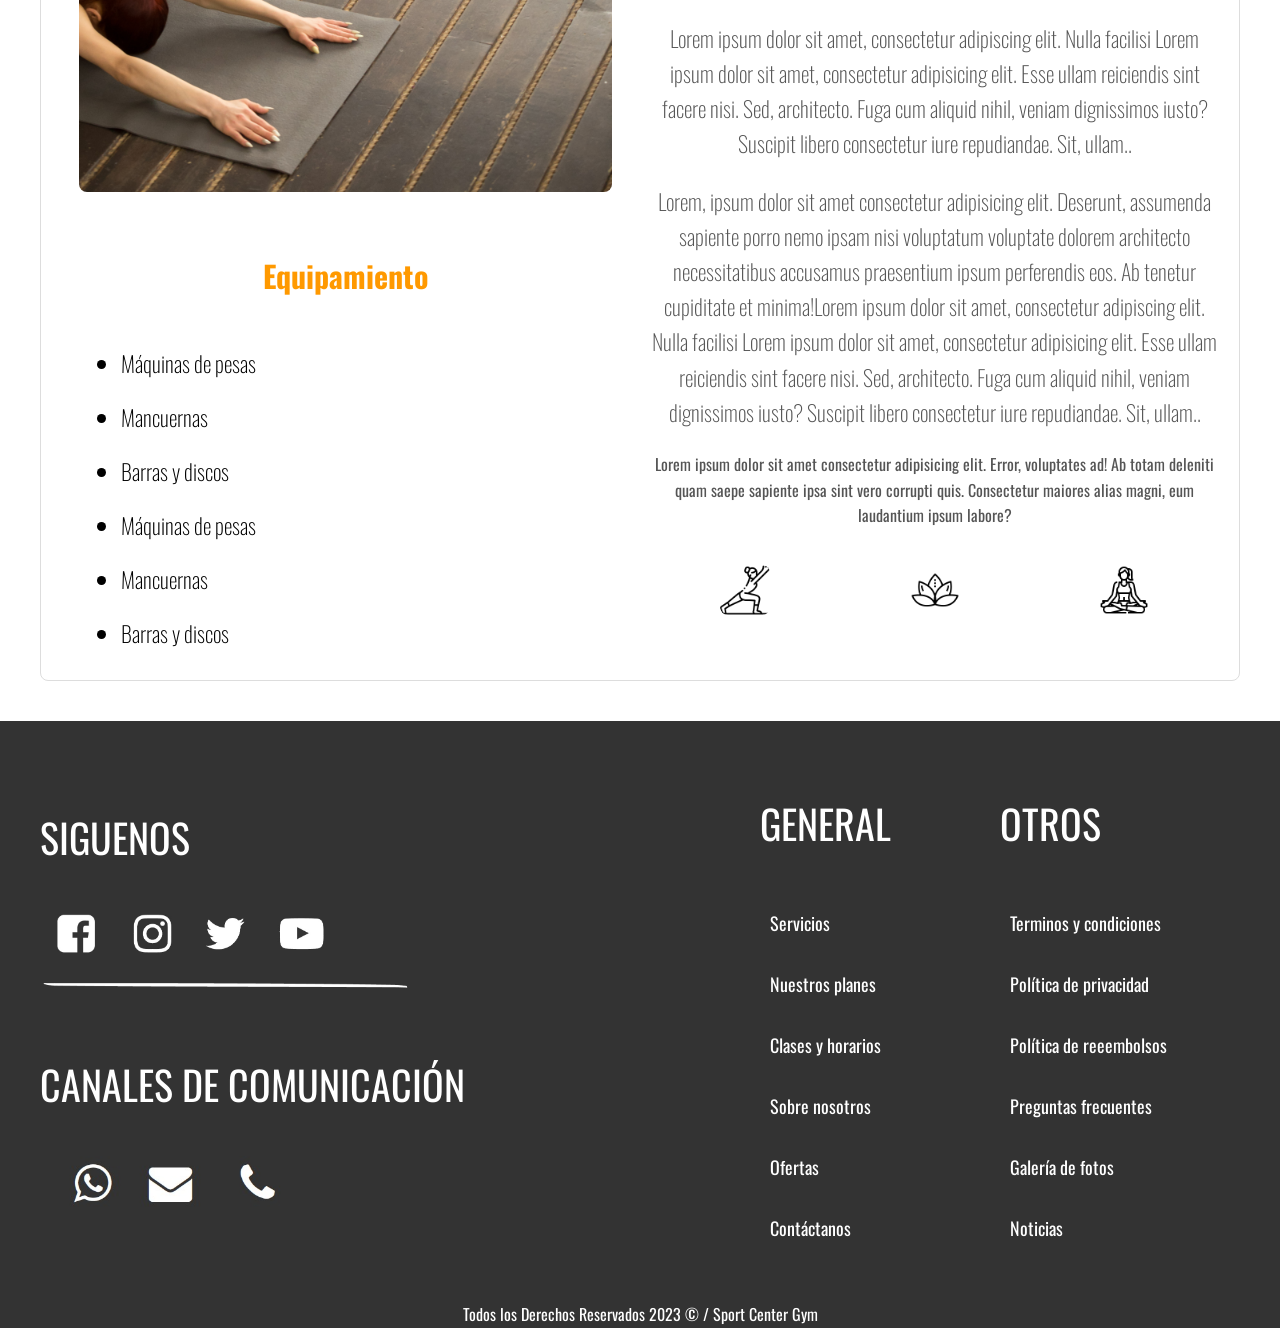
<file: servicio-dos.html>
<!DOCTYPE html>
<html lang="es">
<head>
    <meta charset="UTF-8">
    <meta name="viewport" content="width=device-width, initial-scale=1.0">
    <meta name="author" content="Sebastián Montoya -  John Goyeneche">
    <meta name="description" content="Sport Center Gym">
    <title>Sport Center Gym</title>

    <link rel="preconnect" href="https://fonts.googleapis.com">
    <link rel="preconnect" href="https://fonts.gstatic.com" crossorigin>
    <link href="https://fonts.googleapis.com/css2?family=Oswald:wght@200;400;600&display=swap" rel="stylesheet">

    <link rel="stylesheet" href="css/normalize.css">
    <link rel="stylesheet" href="css/estilos.css">
    
</head>
<body>
    <header class="site-header fw-400">
        <div class="contenedor contenido-header">
            <div class="barra">
                <a href="index.html">
                    <img class="logo" src="img/logo.png" alt="Logo Sport Center Gym">
                </a>
                <nav class="navegacion-header">
                    <a href="servicios.html">Servicios</a>
                    <a href="nuestros_planes.html">Nuestros planes</a>
                    <a href="clases_horarios.html">Clases y horarios</a>
                    <a href="sobre_nosotros.html">Sobre nosotros</a>
                    <a href="ofertas.html">Ofertas</a>
                    <a href="contactanos.html">Contáctanos</a>
                </nav>
            </div>
        </div>
    </header>

    <div class="site-header servicio-dos-info">
        <div class="contenedor">
            <h1>Información Sobre Yoga</h1>
        </div>
    </div>

    <main>

        <section class="contenedor">
            <h2 class="centrar-texto fw-600 texto-gris titulos-ps">Zona de<span class="texto-span"> Yoga </span></h2>
            <p class="centrar-texto fw-200 parrafo-servicio">Lorem ipsum dolor sit amet consectetur adipisicing elit. Corrupti nobis quis quaerat incidunt molestiae excepturi, architecto saepe sunt consequuntur iusto nulla aut recusandae? Repellat dolorem, illo nobis iure enim in.Lorem Lorem ipsum, dolor sit amet consectetur adipisicing elit. Amet placeat, aperiam eum doloribus totam cum mollitia hic! Fugiat accusantium temporibus cum voluptates, amet aperiam, facilis dignissimos aliquam, commodi earum qui? ipsum dolor sit amet consectetur adipisicing elit. Officia nobis id atque magnam, quis magni obcaecati voluptate labore quo in at est eos provident autem modi? Nesciunt, cum? Id, placeat!</p>
        
            <div class="tarjeta-pesas">
                <div class="columna-izquierda">
                    <img src="img/yoga.jpg" alt="Zona de Pesas">
                    <h3 class="subt-alg ">Equipamiento</h3>
                    <ul class ="fw-200 parrafo-servicio">
                        <li>Máquinas de pesas</li>
                        <li>Mancuernas</li>
                        <li>Barras y discos</li>
                        <li>Máquinas de pesas</li>
                        <li>Mancuernas</li>
                        <li>Barras y discos</li>
                    </ul>
                </div>
        
                <div class="columna-derecha">
                    <h3 class="subt-alg">Beneficios</h3>
                    <p class="fw-200 parrafo-servicio">Lorem ipsum dolor sit amet, consectetur adipiscing elit. Nulla facilisi Lorem ipsum dolor sit amet, consectetur adipisicing elit. Esse ullam reiciendis sint facere nisi. Sed, architecto. Fuga cum aliquid nihil, veniam dignissimos iusto? Suscipit libero consectetur iure repudiandae. Sit, ullam..</p>
                    <ul class ="fw-200 parrafo-servicio">
                        <li>Máquinas de pesas</li>
                        <li>Mancuernas</li>
                        <li>Barras y discos</li>
                        <li>Máquinas de pesas</li>
                        <li>Mancuernas</li>
                        <li>Barras y discos</li>
                    </ul>
                    <p class="fw-200 parrafo-servicio">Lorem ipsum dolor sit amet, consectetur adipiscing elit. Nulla facilisi Lorem ipsum dolor sit amet, consectetur adipisicing elit. Esse ullam reiciendis sint facere nisi. Sed, architecto. Fuga cum aliquid nihil, veniam dignissimos iusto? Suscipit libero consectetur iure repudiandae. Sit, ullam..</p>
                    <p class="fw-200 parrafo-servicio">Lorem, ipsum dolor sit amet consectetur adipisicing elit. Deserunt, assumenda sapiente porro nemo ipsam nisi voluptatum voluptate dolorem architecto necessitatibus accusamus praesentium ipsum perferendis eos. Ab tenetur cupiditate et minima!Lorem ipsum dolor sit amet, consectetur adipiscing elit. Nulla facilisi Lorem ipsum dolor sit amet, consectetur adipisicing elit. Esse ullam reiciendis sint facere nisi. Sed, architecto. Fuga cum aliquid nihil, veniam dignissimos iusto? Suscipit libero consectetur iure repudiandae. Sit, ullam..</p>
                    <p>Lorem ipsum dolor sit amet consectetur adipisicing elit. Error, voluptates ad! Ab totam deleniti quam saepe sapiente ipsa sint vero corrupti quis. Consectetur maiores alias magni, eum laudantium ipsum labore?</p>
                    <div class="columna-derecha">
                        <div class="iconos">
                          <div class="columna-logos">
                            <img src="img/servicio-yoga.png">
                          </div>
                          <div class="columna-logos">
                            <img src="img/servicio-yoga2.png">
                          </div>
                          <div class="columna-logos">
                            <img src="img/servicio-yoga3.png">
                          </div>
                        </div>
                      
                      </div>
                </div>
            </div>
        </section>

    </main>

    <div class="site-footer">
        <footer class="contenedor contenido-footer">

            <div class="columna-footer">
                <p>SIGUENOS</p>
                    <img class="iconos-redes" src="img/face.jpg" alt="Icono facebook">
                <p>CANALES DE COMUNICACIÓN</p>
                    <img class="iconos-redes" src="img/comu.jpg" alt="Icono facebook">

            </div>

            <div class="columna-footer">
                <p>GENERAL</p>
                <nav class="navegacion-footer">
                    <a href="servicios.html">Servicios</a>
                    <a href="nuestros_planes.html">Nuestros planes</a>
                    <a href="clases_horarios.html">Clases y horarios</a>
                    <a href="sobre_nosotros.html">Sobre nosotros</a>
                    <a href="ofertas.html">Ofertas</a>
                    <a href="contactanos.html">Contáctanos</a>
                </nav>  
            </div>

            <div class="columna-footer">
                <p>OTROS</p>
                <nav class="navegacion-footer">
                    <a href="términos-condiciones.html">Terminos y condiciones</a>
                    <a href="politica-privacidad.html">Política de privacidad</a>
                    <a href="politica-reembolsos.html">Política de reeembolsos</a>
                    <a href=preguntas-frecuentes.html">Preguntas frecuentes</a>
                    <a href="galeria-fotos.html">Galería de fotos</a>
                    <a href="noticias.html">Noticias</a>
                </nav>  
            </div>
            
            
           
        </footer>
        <p class="copyright">Todos los Derechos Reservados 2023 &copy; / Sport Center Gym</p>
    </div>

</body>
</html>
</file>
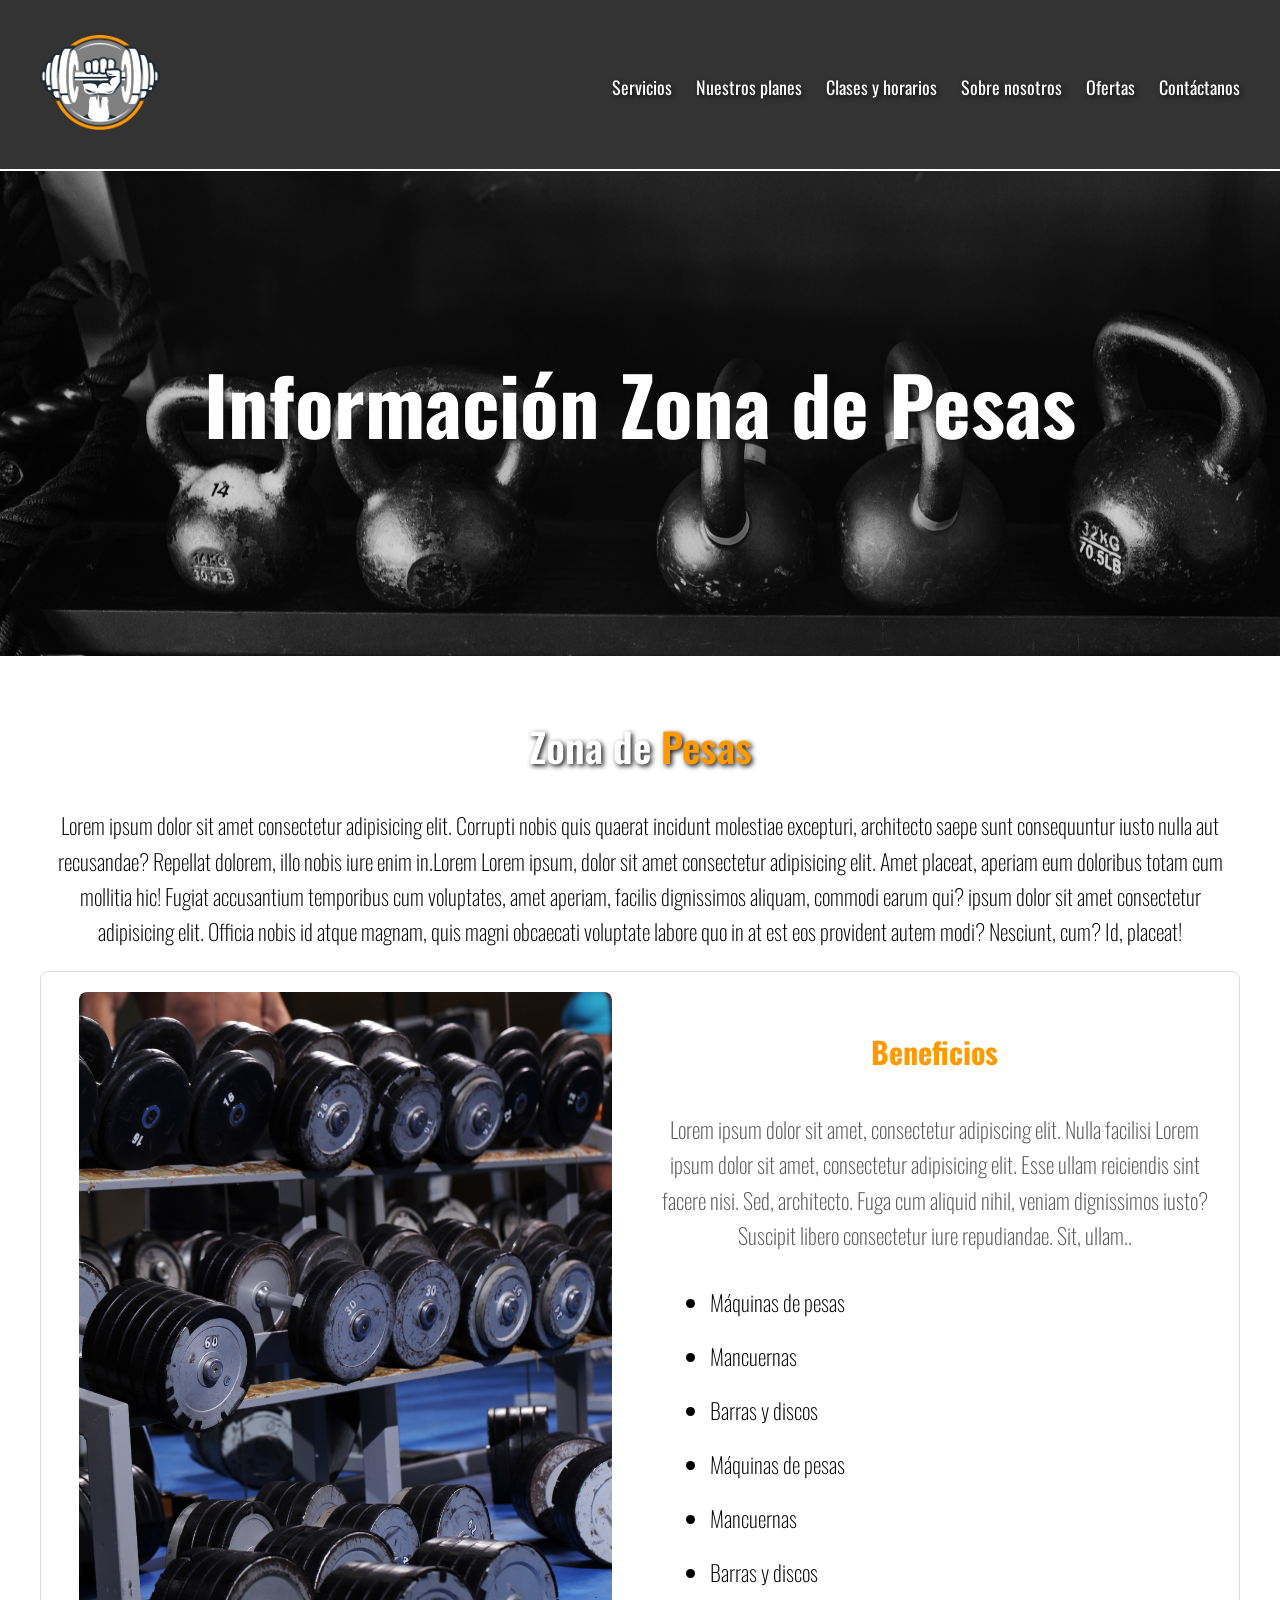
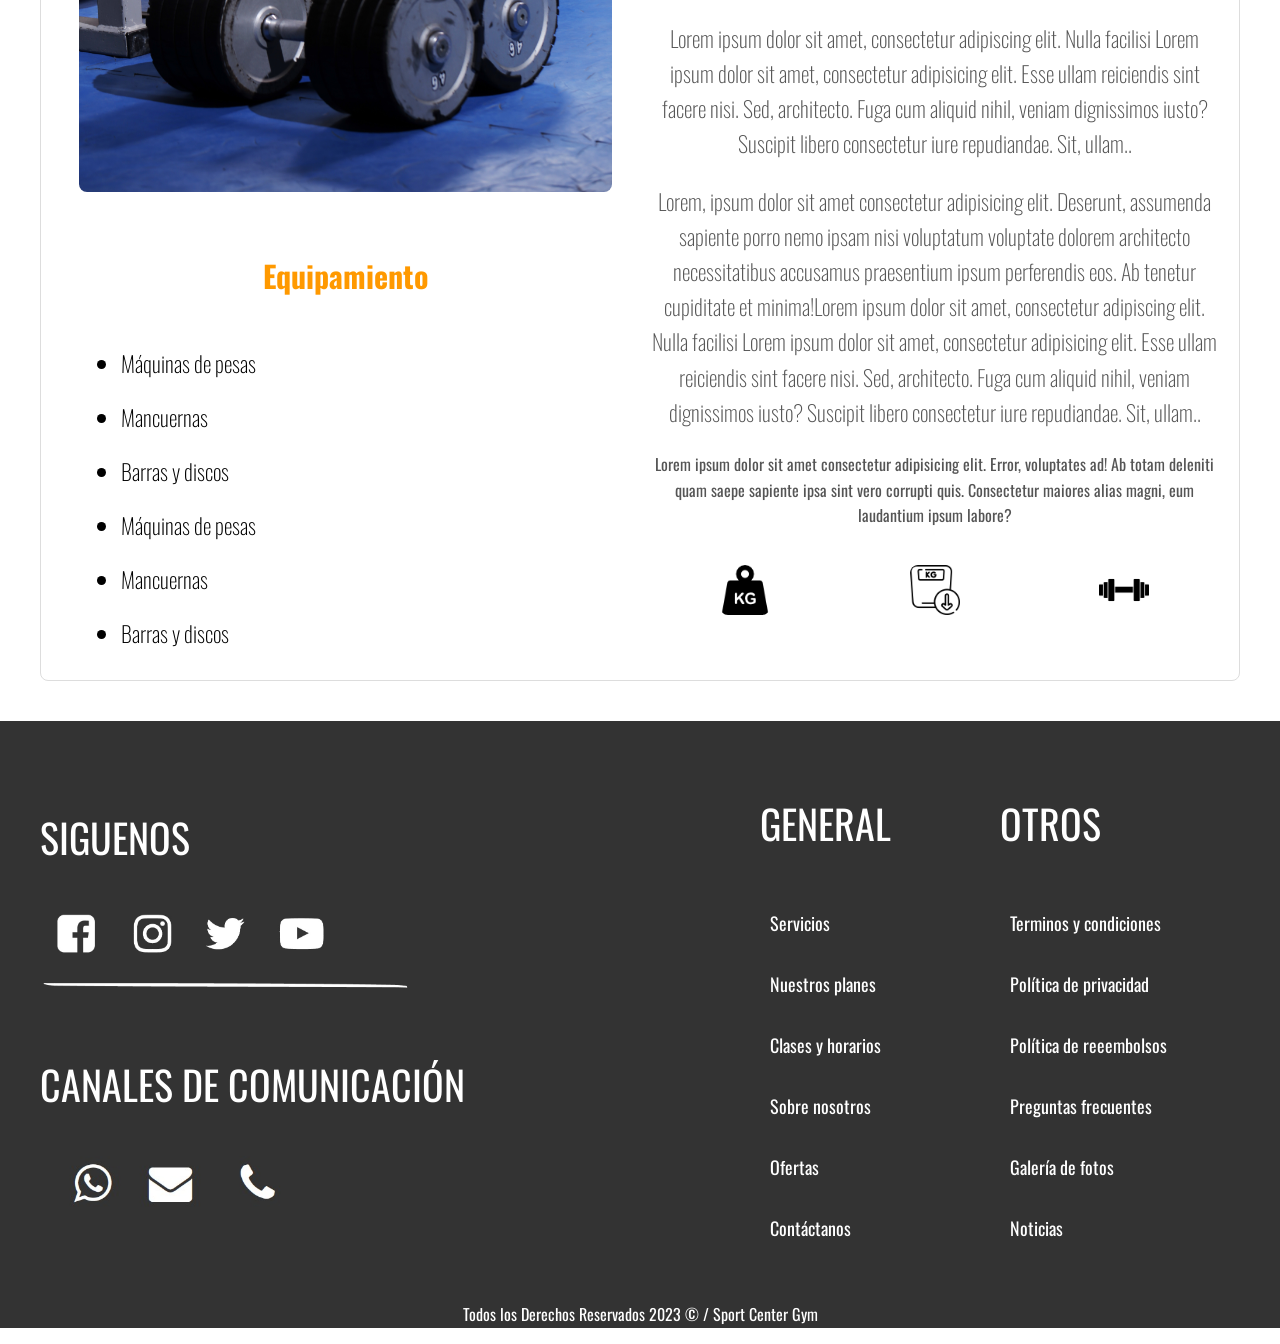
<file: servicio_mas.html>
<!DOCTYPE html>
<html lang="es">
<head>
    <meta charset="UTF-8">
    <meta name="viewport" content="width=device-width, initial-scale=1.0">
    <meta name="author" content="Sebastián Montoya -  John Goyeneche">
    <meta name="description" content="Sport Center Gym">
    <title>Sport Center Gym</title>

    <link rel="preconnect" href="https://fonts.googleapis.com">
    <link rel="preconnect" href="https://fonts.gstatic.com" crossorigin>
    <link href="https://fonts.googleapis.com/css2?family=Oswald:wght@200;400;600&display=swap" rel="stylesheet">

    <link rel="stylesheet" href="css/normalize.css">
    <link rel="stylesheet" href="css/estilos.css">
    
</head>
<body>
    <header class="site-header fw-400">
        <div class="contenedor contenido-header">
            <div class="barra">
                <a href="index.html">
                    <img class="logo" src="img/logo.png" alt="Logo Sport Center Gym">
                </a>
                <nav class="navegacion-header">
                    <a href="servicios.html">Servicios</a>
                    <a href="nuestros_planes.html">Nuestros planes</a>
                    <a href="clases_horarios.html">Clases y horarios</a>
                    <a href="sobre_nosotros.html">Sobre nosotros</a>
                    <a href="ofertas.html">Ofertas</a>
                    <a href="contactanos.html">Contáctanos</a>
                </nav>
            </div>
        </div>
    </header>

    <div class="site-header servicio-info">
        <div class="contenedor">
            <h1>Información Zona de Pesas</h1>
        </div>
    </div>

    <main>

        <section class="contenedor">
            <h2 class="centrar-texto fw-600 texto-gris titulos-ps">Zona de<span class="texto-span"> Pesas </span></h2>
            <p class="centrar-texto fw-200 parrafo-servicio">Lorem ipsum dolor sit amet consectetur adipisicing elit. Corrupti nobis quis quaerat incidunt molestiae excepturi, architecto saepe sunt consequuntur iusto nulla aut recusandae? Repellat dolorem, illo nobis iure enim in.Lorem Lorem ipsum, dolor sit amet consectetur adipisicing elit. Amet placeat, aperiam eum doloribus totam cum mollitia hic! Fugiat accusantium temporibus cum voluptates, amet aperiam, facilis dignissimos aliquam, commodi earum qui? ipsum dolor sit amet consectetur adipisicing elit. Officia nobis id atque magnam, quis magni obcaecati voluptate labore quo in at est eos provident autem modi? Nesciunt, cum? Id, placeat!</p>
        
            <div class="tarjeta-pesas">
                <div class="columna-izquierda">
                    <img src="img/pesas.jpg" alt="Zona de Pesas">
                    <h3 class="subt-alg ">Equipamiento</h3>
                    <ul class ="fw-200 parrafo-servicio">
                        <li>Máquinas de pesas</li>
                        <li>Mancuernas</li>
                        <li>Barras y discos</li>
                        <li>Máquinas de pesas</li>
                        <li>Mancuernas</li>
                        <li>Barras y discos</li>
                    </ul>
                </div>
        
                <div class="columna-derecha">
                    <h3 class="subt-alg">Beneficios</h3>
                    <p class="fw-200 parrafo-servicio">Lorem ipsum dolor sit amet, consectetur adipiscing elit. Nulla facilisi Lorem ipsum dolor sit amet, consectetur adipisicing elit. Esse ullam reiciendis sint facere nisi. Sed, architecto. Fuga cum aliquid nihil, veniam dignissimos iusto? Suscipit libero consectetur iure repudiandae. Sit, ullam..</p>
                    <ul class ="fw-200 parrafo-servicio">
                        <li>Máquinas de pesas</li>
                        <li>Mancuernas</li>
                        <li>Barras y discos</li>
                        <li>Máquinas de pesas</li>
                        <li>Mancuernas</li>
                        <li>Barras y discos</li>
                    </ul>
                    <p class="fw-200 parrafo-servicio">Lorem ipsum dolor sit amet, consectetur adipiscing elit. Nulla facilisi Lorem ipsum dolor sit amet, consectetur adipisicing elit. Esse ullam reiciendis sint facere nisi. Sed, architecto. Fuga cum aliquid nihil, veniam dignissimos iusto? Suscipit libero consectetur iure repudiandae. Sit, ullam..</p>
                    <p class="fw-200 parrafo-servicio">Lorem, ipsum dolor sit amet consectetur adipisicing elit. Deserunt, assumenda sapiente porro nemo ipsam nisi voluptatum voluptate dolorem architecto necessitatibus accusamus praesentium ipsum perferendis eos. Ab tenetur cupiditate et minima!Lorem ipsum dolor sit amet, consectetur adipiscing elit. Nulla facilisi Lorem ipsum dolor sit amet, consectetur adipisicing elit. Esse ullam reiciendis sint facere nisi. Sed, architecto. Fuga cum aliquid nihil, veniam dignissimos iusto? Suscipit libero consectetur iure repudiandae. Sit, ullam..</p>
                    <p>Lorem ipsum dolor sit amet consectetur adipisicing elit. Error, voluptates ad! Ab totam deleniti quam saepe sapiente ipsa sint vero corrupti quis. Consectetur maiores alias magni, eum laudantium ipsum labore?</p>
                    <div class="columna-derecha">
                        <div class="iconos">
                          <div class="columna-logos">
                            <img src="img/peso.png">
                          </div>
                          <div class="columna-logos">
                            <img src="img/peso (2).png">
                          </div>
                          <div class="columna-logos">
                            <img src="img/ejercicio.png">
                          </div>
                        </div>
                      
                      </div>
                </div>
            </div>
        </section>

    </main>

    <div class="site-footer">
        <footer class="contenedor contenido-footer">

            <div class="columna-footer">
                <p>SIGUENOS</p>
                    <img class="iconos-redes" src="img/face.jpg" alt="Icono facebook">
                <p>CANALES DE COMUNICACIÓN</p>
                    <img class="iconos-redes" src="img/comu.jpg" alt="Icono facebook">

            </div>

            <div class="columna-footer">
                <p>GENERAL</p>
                <nav class="navegacion-footer">
                    <a href="servicios.html">Servicios</a>
                    <a href="nuestros_planes.html">Nuestros planes</a>
                    <a href="clases_horarios.html">Clases y horarios</a>
                    <a href="sobre_nosotros.html">Sobre nosotros</a>
                    <a href="ofertas.html">Ofertas</a>
                    <a href="contactanos.html">Contáctanos</a>
                </nav>  
            </div>

            <div class="columna-footer">
                <p>OTROS</p>
                <nav class="navegacion-footer">
                    <a href="términos-condiciones.html">Terminos y condiciones</a>
                    <a href="politica-privacidad.html">Política de privacidad</a>
                    <a href="politica-reembolsos.html">Política de reeembolsos</a>
                    <a href=preguntas-frecuentes.html">Preguntas frecuentes</a>
                    <a href="galeria-fotos.html">Galería de fotos</a>
                    <a href="noticias.html">Noticias</a>
                </nav>  
            </div>
            
            
           
        </footer>
        <p class="copyright">Todos los Derechos Reservados 2023 &copy; / Sport Center Gym</p>
    </div>

</body>
</html>
</file>
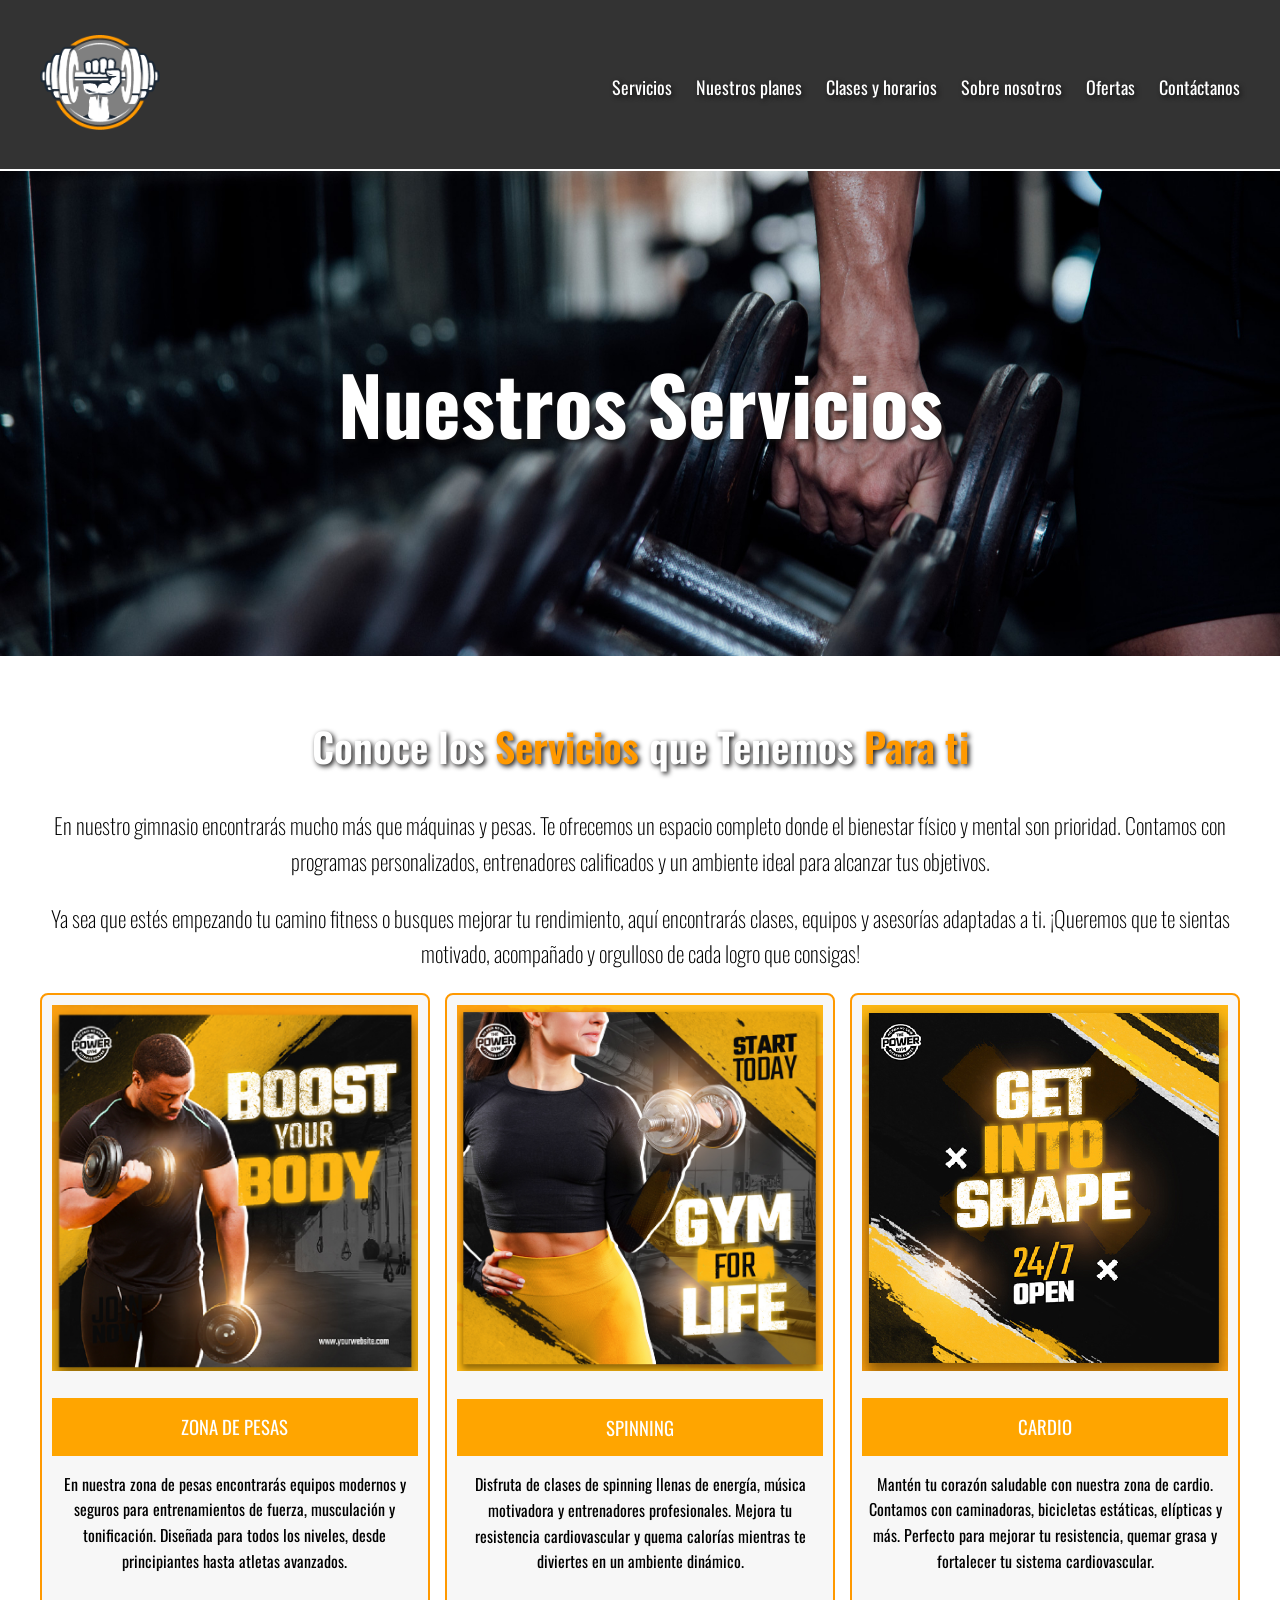
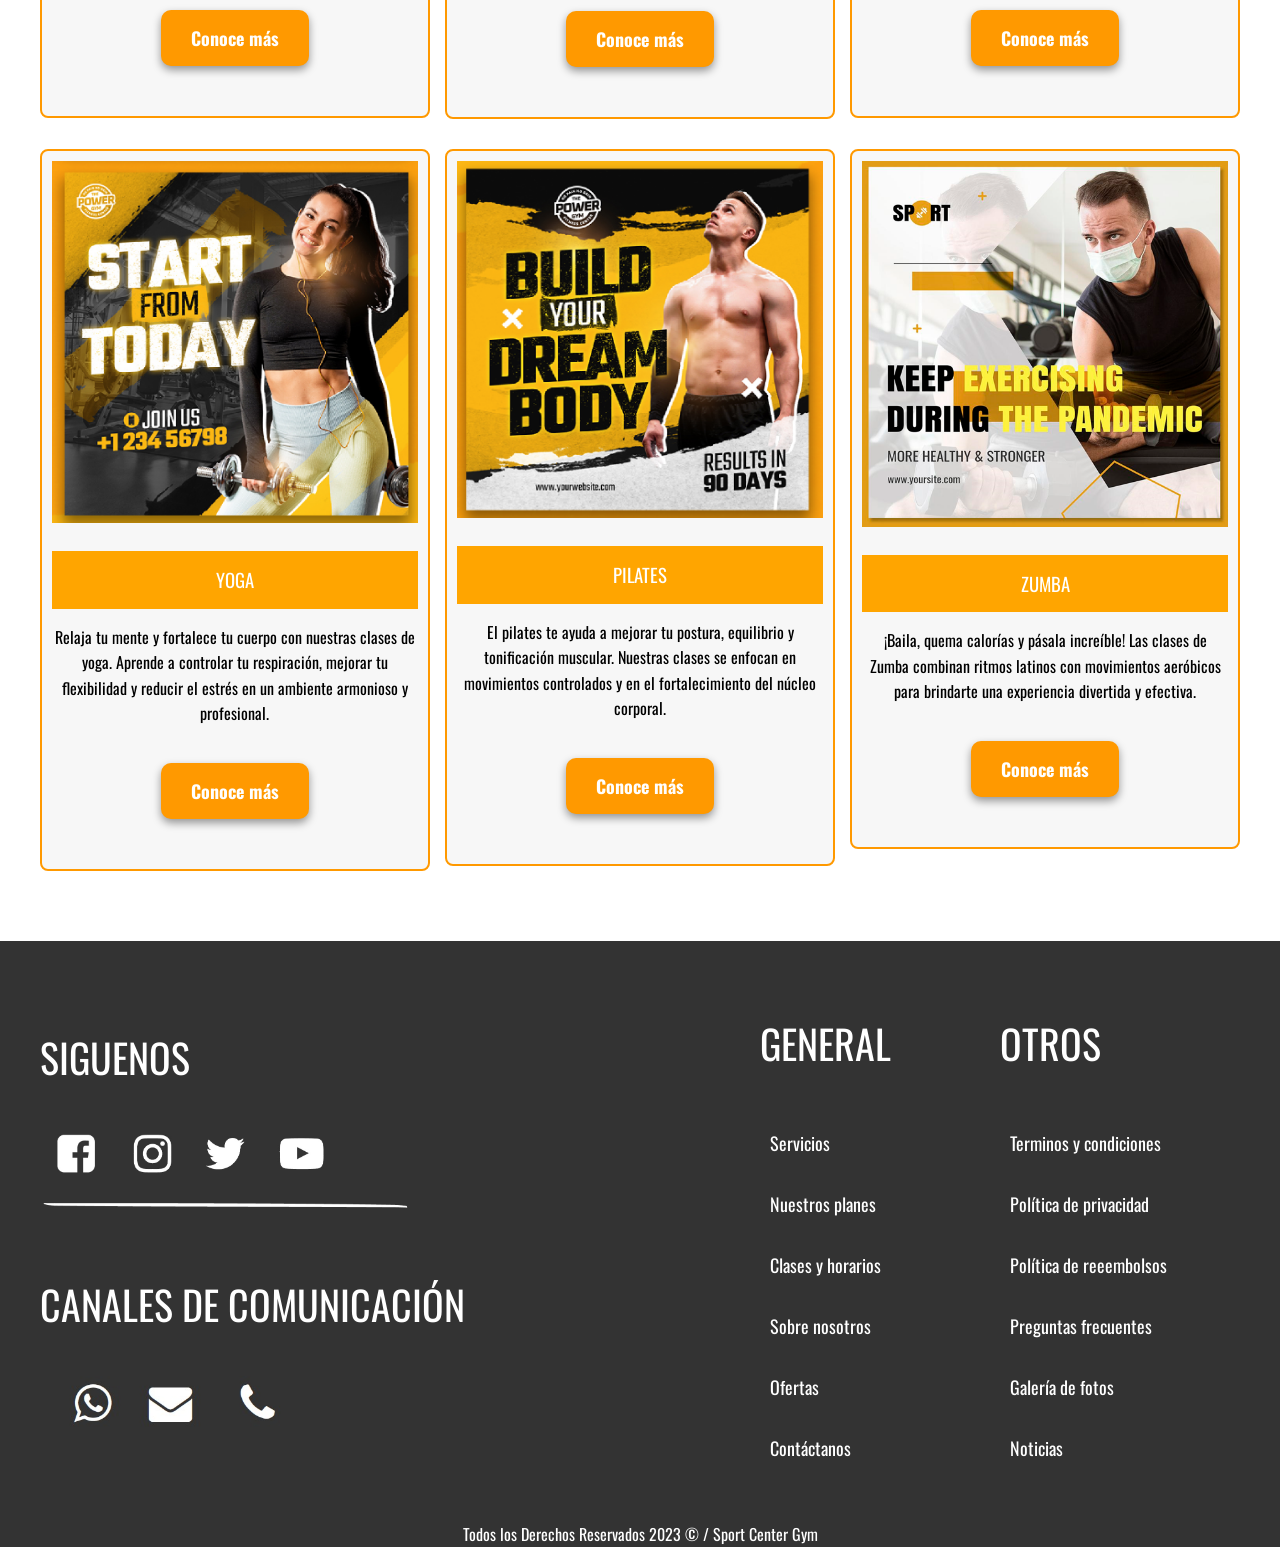
<file: servicios.html>
<!DOCTYPE html>
<html lang="es">
<head>
    <meta charset="UTF-8">
    <meta name="viewport" content="width=device-width, initial-scale=1.0">
    <meta name="author" content="Sebastián Montoya -  John Goyeneche">
    <meta name="description" content="Sport Center Gym">
    <title>Sport Center Gym</title>

    <link rel="preconnect" href="https://fonts.googleapis.com">
    <link rel="preconnect" href="https://fonts.gstatic.com" crossorigin>
    <link href="https://fonts.googleapis.com/css2?family=Oswald:wght@200;400;600&display=swap" rel="stylesheet">

    <link rel="stylesheet" href="css/normalize.css">
    <link rel="stylesheet" href="css/estilos.css">
    
</head>
<body>
    <header class="site-header fw-400">
        <div class="contenedor contenido-header">
            <div class="barra">
                <a href="index.html">
                    <img class="logo" src="img/logo.png" alt="Logo Sport Center Gym">
                </a>
                <nav class="navegacion-header">
                    <a href="servicios.html">Servicios</a>
                    <a href="nuestros_planes.html">Nuestros planes</a>
                    <a href="clases_horarios.html">Clases y horarios</a>
                    <a href="sobre_nosotros.html">Sobre nosotros</a>
                    <a href="ofertas.html">Ofertas</a>
                    <a href="contactanos.html">Contáctanos</a>
                </nav>
            </div>
        </div>
    </header>

    <div class="site-header servicio">
        <div class="contenedor">
            <h1>Nuestros Servicios</h1>
        </div>
    </div>

    <main>

        
        
        
        <section class="contenedor">
            <h2 class="centrar-texto fw-600 texto-gris titulos-ps">Conoce los <span class="texto-span">Servicios</span> que Tenemos <span class="texto-span">Para ti</span></h2>
        
            <p class="centrar-texto fw-200 parrafo-servicio ">En nuestro gimnasio encontrarás mucho más que máquinas y pesas. Te ofrecemos un espacio completo donde el bienestar físico y mental son prioridad. Contamos con programas personalizados, entrenadores calificados y un ambiente ideal para alcanzar tus objetivos.</p>
            <p class="centrar-texto fw-200 parrafo-servicio ">Ya sea que estés empezando tu camino fitness o busques mejorar tu rendimiento, aquí encontrarás clases, equipos y asesorías adaptadas a ti. ¡Queremos que te sientas motivado, acompañado y orgulloso de cada logro que consigas!</p>
            <div class="tarjetas-servicios">
                <div class="tarjeta">
                    <div class="contenido-tarjeta">
                        <img src="img/gym (1).png" alt="Icono seguridad">
                        <h3 class="titulos-ps fw-400 mayusculas">Zona de Pesas</h3>
                        <p>En nuestra zona de pesas encontrarás equipos modernos y seguros para entrenamientos de fuerza, musculación y tonificación. Diseñada para todos los niveles, desde principiantes hasta atletas avanzados.</p>
                        <a href="servicio_mas.html" class="boton boton-blanco ">Conoce más</a>
                    </div>
                </div>
        
                <div class="tarjeta">
                    <div class="contenido-tarjeta">
                        <img src="img/gym (2).png" alt="Icono mejor precio">
                        <h3 class="titulos-ps fw-400 mayusculas">Spinning</h3>
                        <p>Disfruta de clases de spinning llenas de energía, música motivadora y entrenadores profesionales. Mejora tu resistencia cardiovascular y quema calorías mientras te diviertes en un ambiente dinámico.</p>
                        <a href="servicio_mas.html" class="boton boton-blanco ">Conoce más</a>
                    </div>
                </div>
        
                <div class="tarjeta">
                    <div class="contenido-tarjeta">
                        <img src="img/gym (3).png" alt="Icono a tiempo">
                        <h3 class="titulos-ps fw-400 mayusculas">Cardio</h3>
                        <p>Mantén tu corazón saludable con nuestra zona de cardio. Contamos con caminadoras, bicicletas estáticas, elípticas y más. Perfecto para mejorar tu resistencia, quemar grasa y fortalecer tu sistema cardiovascular.</p>
                        <a href="servicio_mas.html" class="boton boton-blanco ">Conoce más</a>
                    </div>
                </div>
            </div>
        </section>

        <section class="contenedor">
            
            <div class="tarjetas-servicios">
                <div class="tarjeta">
                    <div class="contenido-tarjeta">
                        <img src="img/gym (4).png" alt="Icono seguridad">
                        <h3 class="titulos-ps fw-400 mayusculas">Yoga</h3>
                        <p>Relaja tu mente y fortalece tu cuerpo con nuestras clases de yoga. Aprende a controlar tu respiración, mejorar tu flexibilidad y reducir el estrés en un ambiente armonioso y profesional.</p>
                        <a href="servicio-dos.html" class="boton boton-blanco ">Conoce más</a>
                    </div>
                </div>
        
                <div class="tarjeta">
                    <div class="contenido-tarjeta">
                        <img src="img/gym (5).png" alt="Icono mejor precio">
                        <h3 class="titulos-ps fw-400 mayusculas">Pilates</h3>
                        <p>El pilates te ayuda a mejorar tu postura, equilibrio y tonificación muscular. Nuestras clases se enfocan en movimientos controlados y en el fortalecimiento del núcleo corporal.</p>
                        <a href="servicio-dos.html" class="boton boton-blanco ">Conoce más</a>
                    </div>
                </div>
        
                <div class="tarjeta">
                    <div class="contenido-tarjeta">
                        <img src="img/gym.png" alt="Icono a tiempo">
                        <h3 class="titulos-ps fw-400 mayusculas">Zumba</h3>
                        <p>¡Baila, quema calorías y pásala increíble! Las clases de Zumba combinan ritmos latinos con movimientos aeróbicos para brindarte una experiencia divertida y efectiva.</p>
                        <a href="servicio-dos.html" class="boton boton-blanco ">Conoce más</a>
                    </div>
                </div>
            </div>
        </section>

    </main>

    <div class="site-footer">
        <footer class="contenedor contenido-footer">

            <div class="columna-footer">
                <p>SIGUENOS</p>
                    <img class="iconos-redes" src="img/face.jpg" alt="Icono facebook">
                <p>CANALES DE COMUNICACIÓN</p>
                    <img class="iconos-redes" src="img/comu.jpg" alt="Icono facebook">

            </div>

            <div class="columna-footer">
                <p>GENERAL</p>
                <nav class="navegacion-footer">
                    <a href="servicios.html">Servicios</a>
                    <a href="nuestros_planes.html">Nuestros planes</a>
                    <a href="clases_horarios.html">Clases y horarios</a>
                    <a href="sobre_nosotros.html">Sobre nosotros</a>
                    <a href="ofertas.html">Ofertas</a>
                    <a href="contactanos.html">Contáctanos</a>
                </nav>  
            </div>

            <div class="columna-footer">
                <p>OTROS</p>
                <nav class="navegacion-footer">
                    <a href="términos-condiciones.html">Terminos y condiciones</a>
                    <a href="politica-privacidad.html">Política de privacidad</a>
                    <a href="politica-reembolsos.html">Política de reeembolsos</a>
                    <a href=preguntas-frecuentes.html">Preguntas frecuentes</a>
                    <a href="galeria-fotos.html">Galería de fotos</a>
                    <a href="noticias.html">Noticias</a>
                </nav>  
            </div>
            
            
           
        </footer>
        <p class="copyright">Todos los Derechos Reservados 2023 &copy; / Sport Center Gym</p>
    </div>

</body>
</html>
</file>
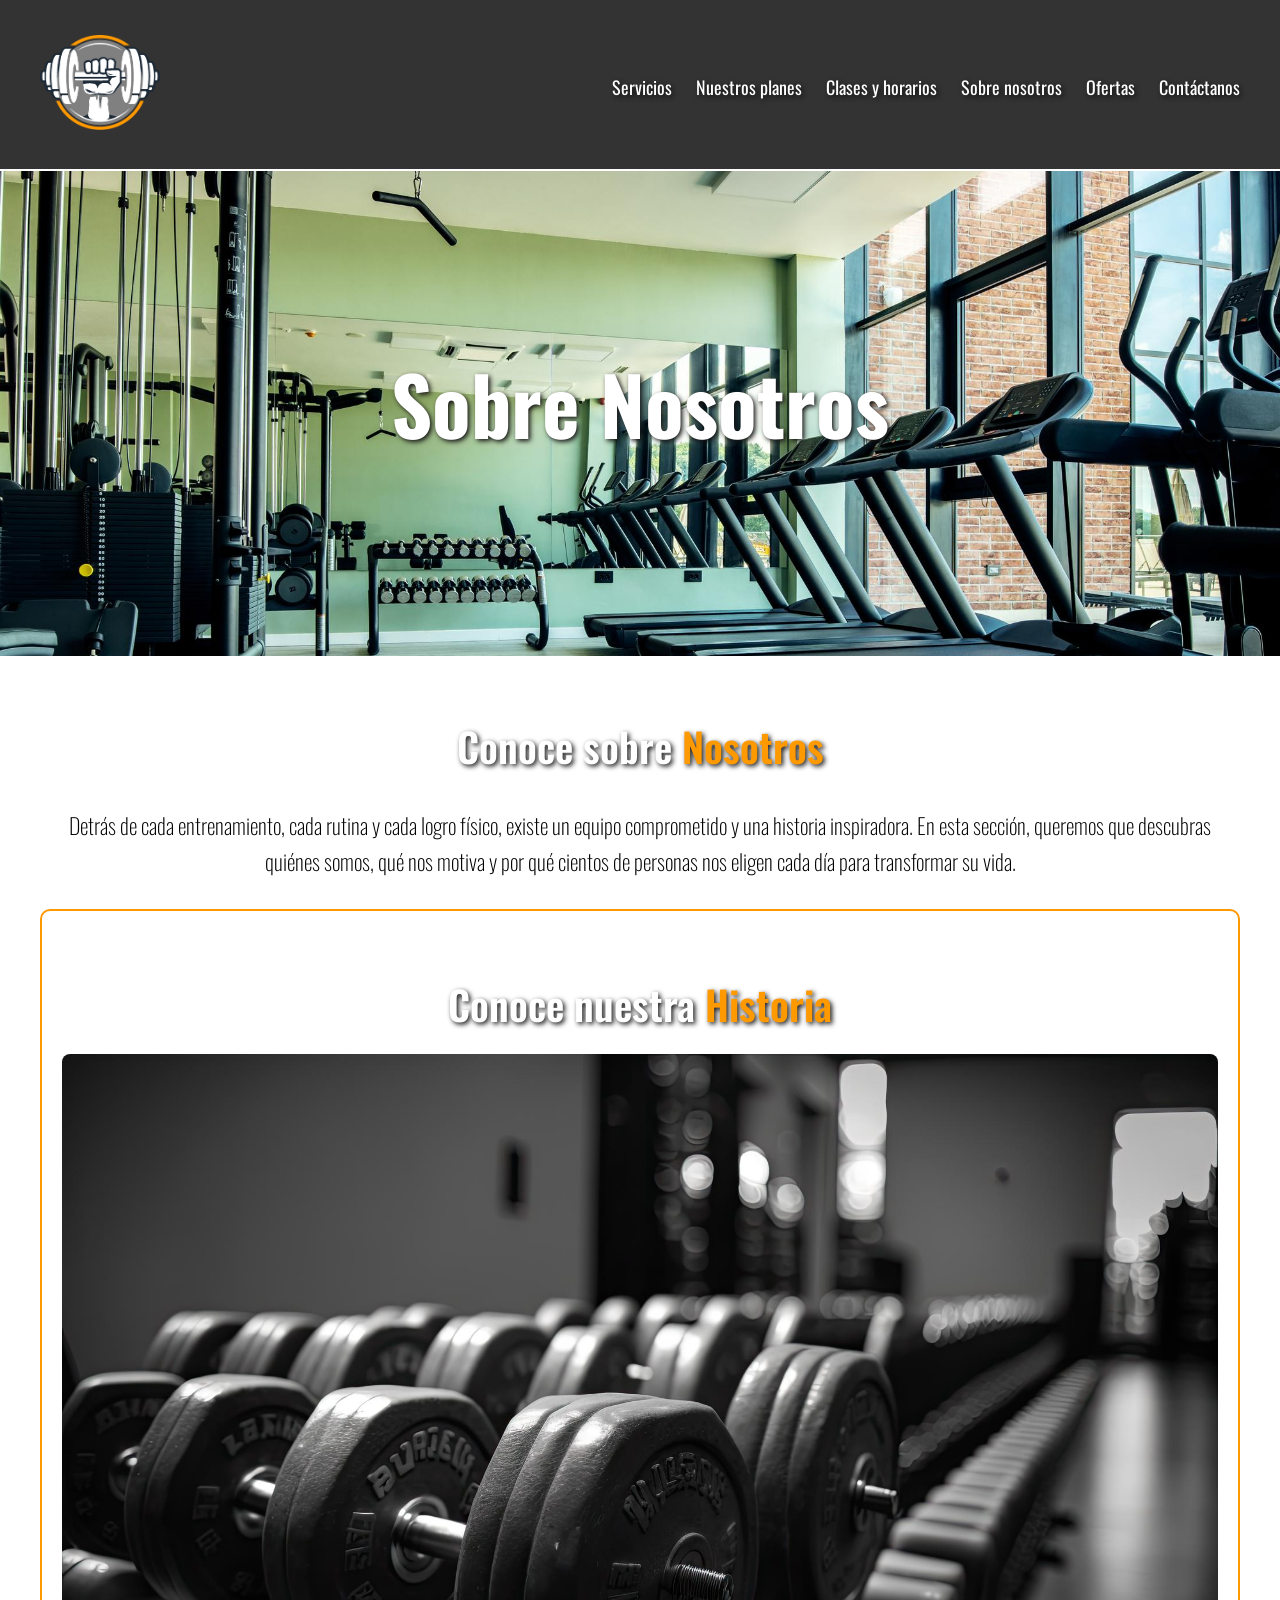
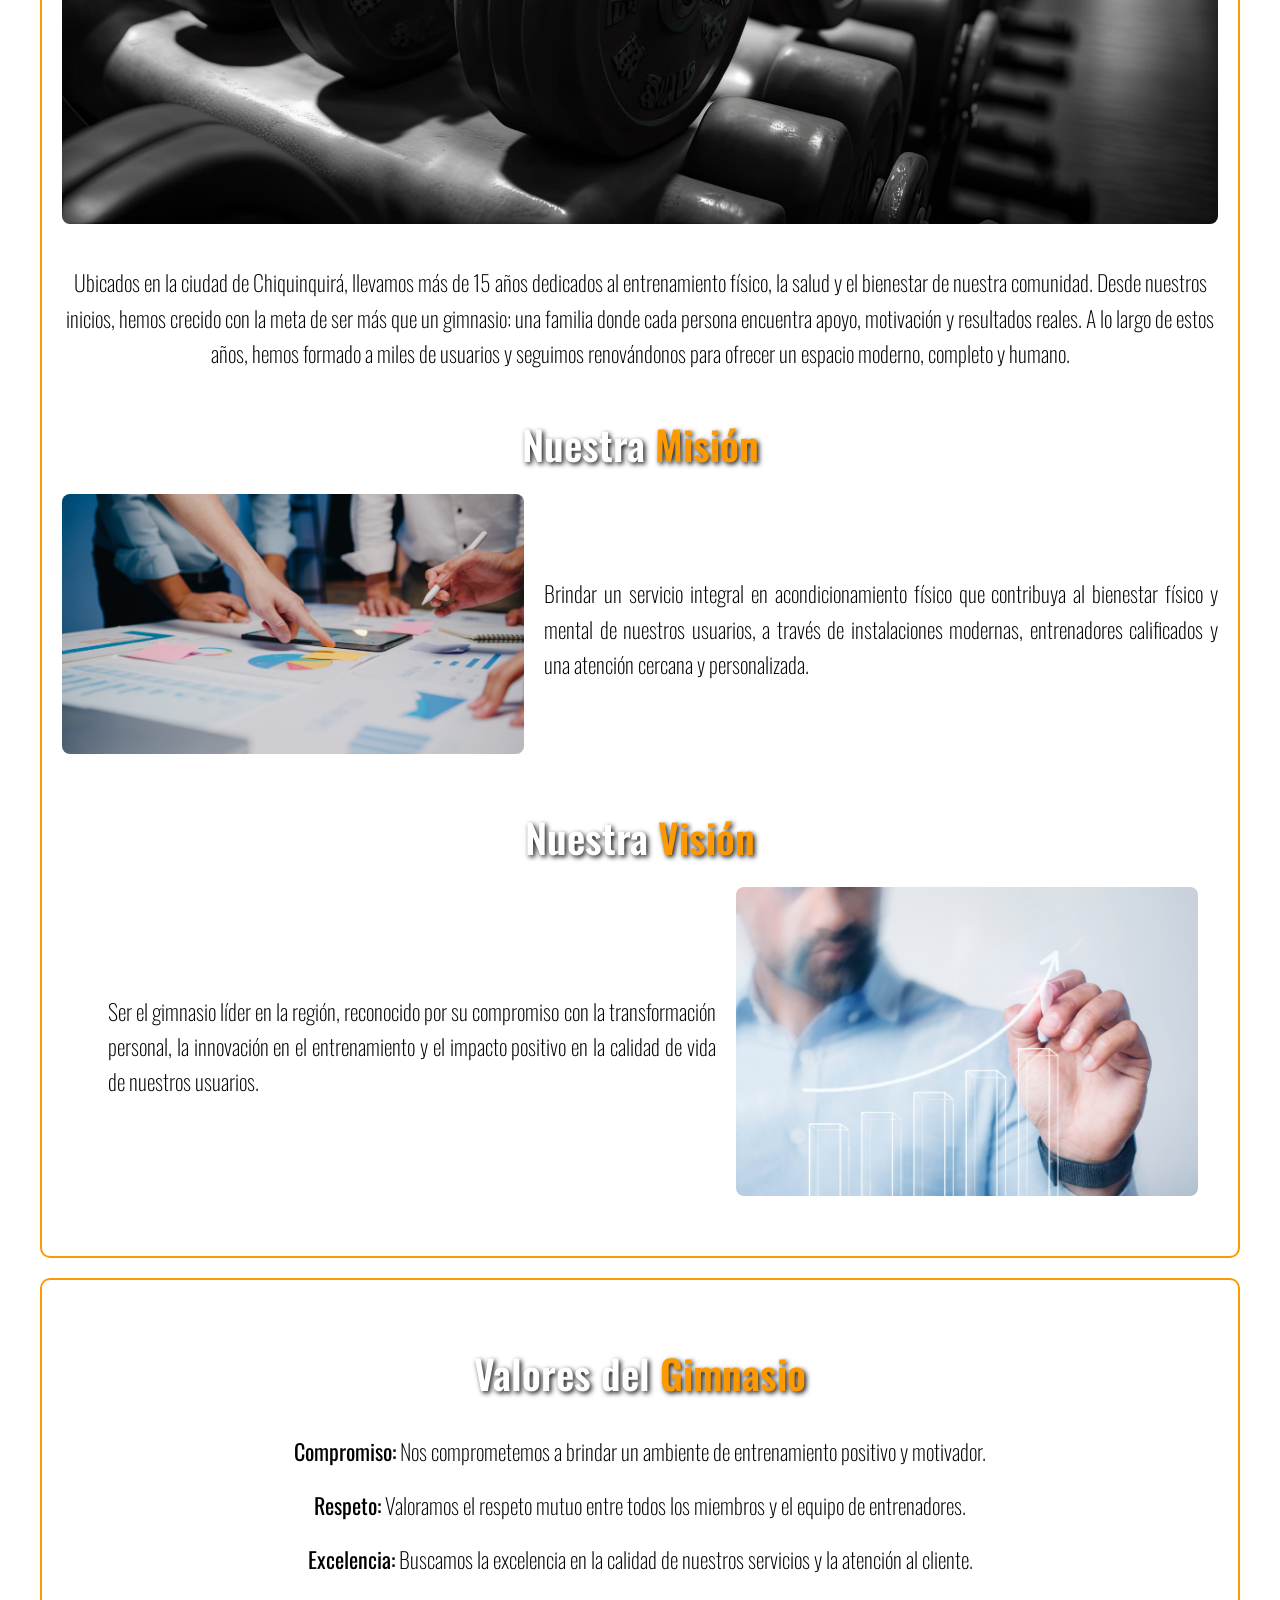
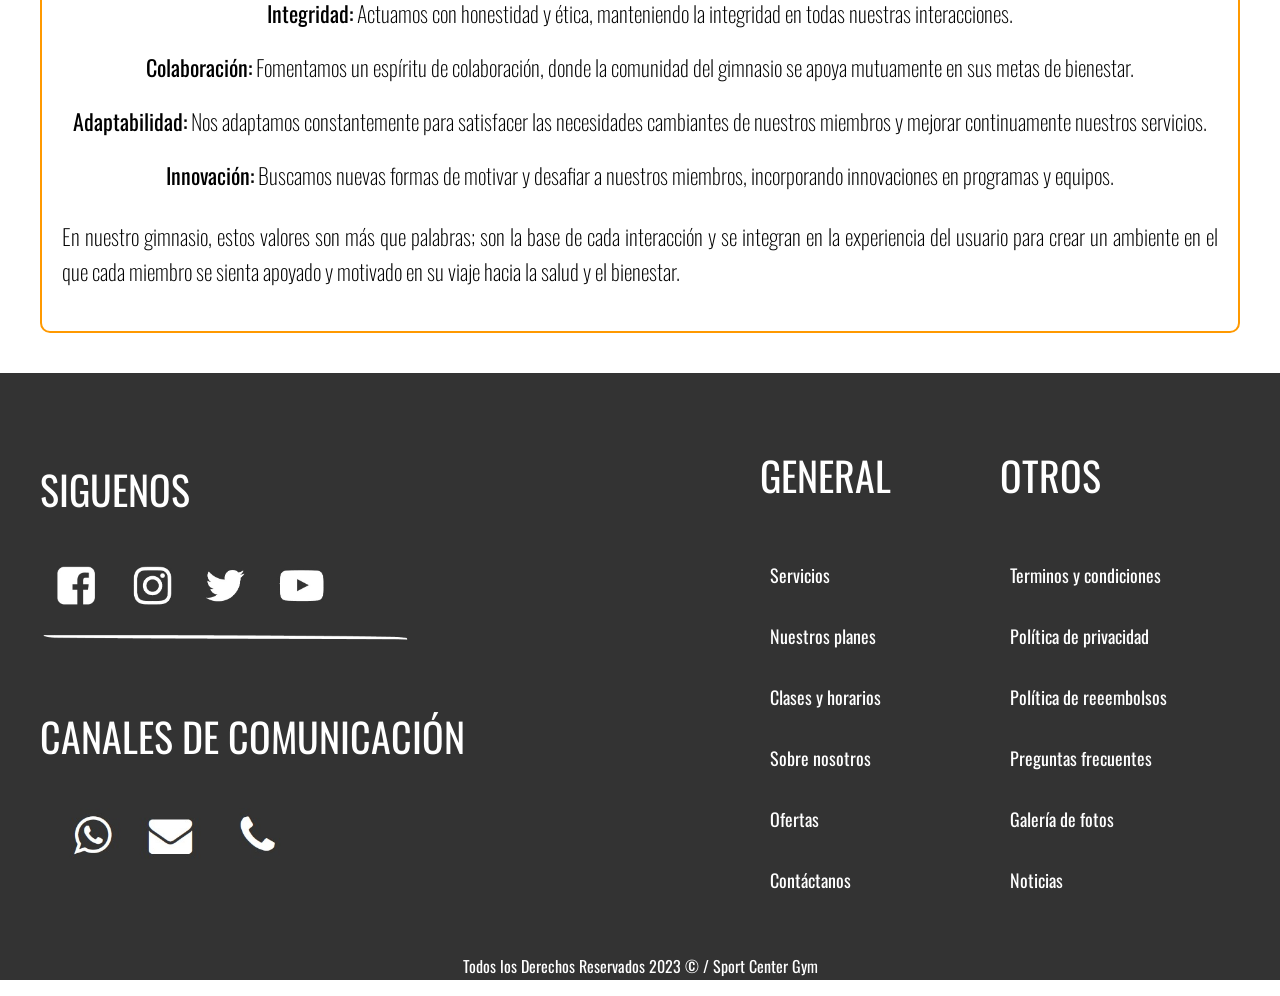
<file: sobre_nosotros.html>
<!DOCTYPE html>
<html lang="es">
<head>
    <meta charset="UTF-8">
    <meta name="viewport" content="width=device-width, initial-scale=1.0">
    <meta name="author" content="Sebastián Montoya -  John Goyeneche">
    <meta name="description" content="Sport Center Gym">
    <title>Sport Center Gym</title>

    <link rel="preconnect" href="https://fonts.googleapis.com">
    <link rel="preconnect" href="https://fonts.gstatic.com" crossorigin>
    <link href="https://fonts.googleapis.com/css2?family=Oswald:wght@200;400;600&display=swap" rel="stylesheet">

    <link rel="stylesheet" href="css/normalize.css">
    <link rel="stylesheet" href="css/estilos.css">
    
</head>
<body>
    <header class="site-header fw-400">
        <div class="contenedor contenido-header">
            <div class="barra">
                <a href="index.html">
                    <img class="logo" src="img/logo.png" alt="Logo Sport Center Gym">
                </a>
                <nav class="navegacion-header">
                    <a href="servicios.html">Servicios</a>
                    <a href="nuestros_planes.html">Nuestros planes</a>
                    <a href="clases_horarios.html">Clases y horarios</a>
                    <a href="sobre_nosotros.html">Sobre nosotros</a>
                    <a href="ofertas.html">Ofertas</a>
                    <a href="contactanos.html">Contáctanos</a>
                </nav>
            </div>
        </div>
    </header>

    <div class="site-header nosotros">
        <div class="contenedor">
            <h1>Sobre Nosotros</h1>
        </div>
    </div>

    <main>

        <section class="contenedor">
            <h2 class="centrar-texto fw-600 texto-gris titulos-ps">Conoce sobre<span class="texto-span"> Nosotros </span></h2>
        
            <p class="centrar-texto fw-200 parrafo-servicio">Detrás de cada entrenamiento, cada rutina y cada logro físico, existe un equipo comprometido y una historia inspiradora. En esta sección, queremos que descubras quiénes somos, qué nos motiva y por qué cientos de personas nos eligen cada día para transformar su vida.</p>
        
            <div class="sobre-nosotros">
                <div class="historia">
                    <h2 class="centrar-texto fw-600 texto-gris titulos-ps">Conoce nuestra<span class="texto-span"> Historia </span></h2>
                    <img src="img/historia.jpg" alt="Historia">
                    <p class="fw-200 parrafo-servicio">Ubicados en la ciudad de Chiquinquirá, llevamos más de 15 años dedicados al entrenamiento físico, la salud y el bienestar de nuestra comunidad. Desde nuestros inicios, hemos crecido con la meta de ser más que un gimnasio: una familia donde cada persona encuentra apoyo, motivación y resultados reales. A lo largo de estos años, hemos formado a miles de usuarios y seguimos renovándonos para ofrecer un espacio moderno, completo y humano.</p>
                </div>
                <h2 class="centrar-texto fw-600 texto-gris titulos-ps">Nuestra<span class="texto-span"> Misión </span></h2>
                <div class="mision">
                    <img src="img/mision.jpg" alt="Misión">
                    <p class="fw-200 parrafo-servicio">Brindar un servicio integral en acondicionamiento físico que contribuya al bienestar físico y mental de nuestros usuarios, a través de instalaciones modernas, entrenadores calificados y una atención cercana y personalizada.</p>
                </div>
                <h2 class="centrar-texto fw-600 texto-gris titulos-ps">Nuestra<span class="texto-span"> Visión </span></h2>
                <div class="vision">
                    <h3 class="centrar-texto fw-600 titulos-ps">Visión</h3>
                    <p class="fw-200 parrafo-servicio">Ser el gimnasio líder en la región, reconocido por su compromiso con la transformación personal, la innovación en el entrenamiento y el impacto positivo en la calidad de vida de nuestros usuarios.</p>
                    <img src="img/vision.jpg" alt="Visión">
                </div>
            </div>

            <div class="valores-gimnasio">
                <h2 class="centrar-texto fw-600 texto-gris titulos-ps">Valores del <span class="texto-span"> Gimnasio </span></h2>
                <ul>
                    <li class="fw-200 parrafo-servicio"><strong>Compromiso:</strong> Nos comprometemos a brindar un ambiente de entrenamiento positivo y motivador.</li>
                    <li class="fw-200 parrafo-servicio"><strong>Respeto:</strong> Valoramos el respeto mutuo entre todos los miembros y el equipo de entrenadores.</li>
                    <li class="fw-200 parrafo-servicio"><strong>Excelencia:</strong> Buscamos la excelencia en la calidad de nuestros servicios y la atención al cliente.</li>
                    <li class="fw-200 parrafo-servicio"><strong>Integridad:</strong> Actuamos con honestidad y ética, manteniendo la integridad en todas nuestras interacciones.</li>
                    <li class="fw-200 parrafo-servicio"><strong>Colaboración:</strong> Fomentamos un espíritu de colaboración, donde la comunidad del gimnasio se apoya mutuamente en sus metas de bienestar.</li>
                    <li class="fw-200 parrafo-servicio"><strong>Adaptabilidad:</strong> Nos adaptamos constantemente para satisfacer las necesidades cambiantes de nuestros miembros y mejorar continuamente nuestros servicios.</li>
                    <li class="fw-200 parrafo-servicio"><strong>Innovación:</strong> Buscamos nuevas formas de motivar y desafiar a nuestros miembros, incorporando innovaciones en programas y equipos.</li>
                                <!-- Agrega más valores según sea necesario -->
                </ul>
                <p class="texto-valoracion fw-200 parrafo-servicio">En nuestro gimnasio, estos valores son más que palabras; son la base de cada interacción y se integran en la experiencia del usuario para crear un ambiente en el que cada miembro se sienta apoyado y motivado en su viaje hacia la salud y el bienestar.</p>
            </div>
        </section>

    </main>

    <div class="site-footer">
        <footer class="contenedor contenido-footer">

            <div class="columna-footer">
                <p>SIGUENOS</p>
                    <img class="iconos-redes" src="img/face.jpg" alt="Icono facebook">
                <p>CANALES DE COMUNICACIÓN</p>
                    <img class="iconos-redes" src="img/comu.jpg" alt="Icono facebook">

            </div>

            <div class="columna-footer">
                <p>GENERAL</p>
                <nav class="navegacion-footer">
                    <a href="servicios.html">Servicios</a>
                    <a href="nuestros_planes.html">Nuestros planes</a>
                    <a href="clases_horarios.html">Clases y horarios</a>
                    <a href="sobre_nosotros.html">Sobre nosotros</a>
                    <a href="ofertas.html">Ofertas</a>
                    <a href="contactanos.html">Contáctanos</a>
                </nav>  
            </div>

            <div class="columna-footer">
                <p>OTROS</p>
                <nav class="navegacion-footer">
                    <a href="términos-condiciones.html">Terminos y condiciones</a>
                    <a href="politica-privacidad.html">Política de privacidad</a>
                    <a href="politica-reembolsos.html">Política de reeembolsos</a>
                    <a href=preguntas-frecuentes.html">Preguntas frecuentes</a>
                    <a href="galeria-fotos.html">Galería de fotos</a>
                    <a href="noticias.html">Noticias</a>
                </nav>  
            </div>
            
            
           
        </footer>
        <p class="copyright">Todos los Derechos Reservados 2023 &copy; / Sport Center Gym</p>
    </div>

</body>
</html>
</file>
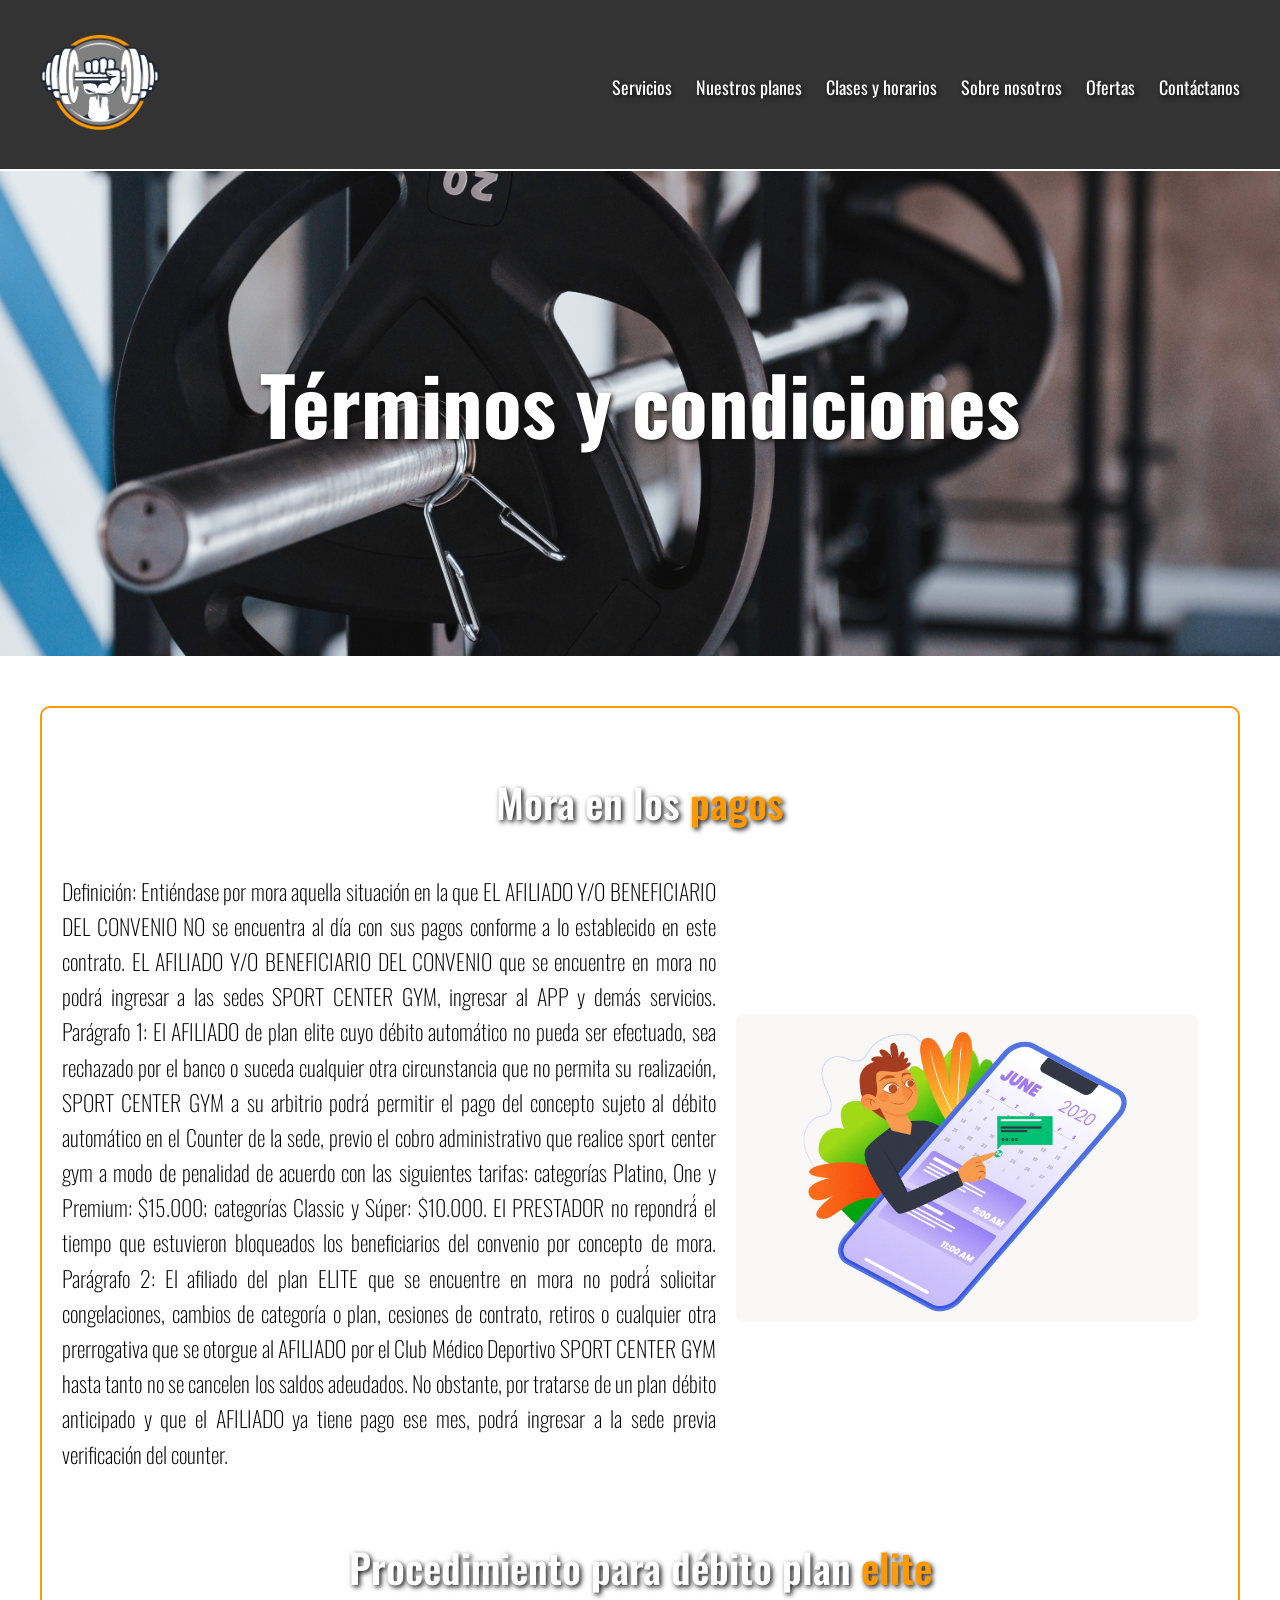
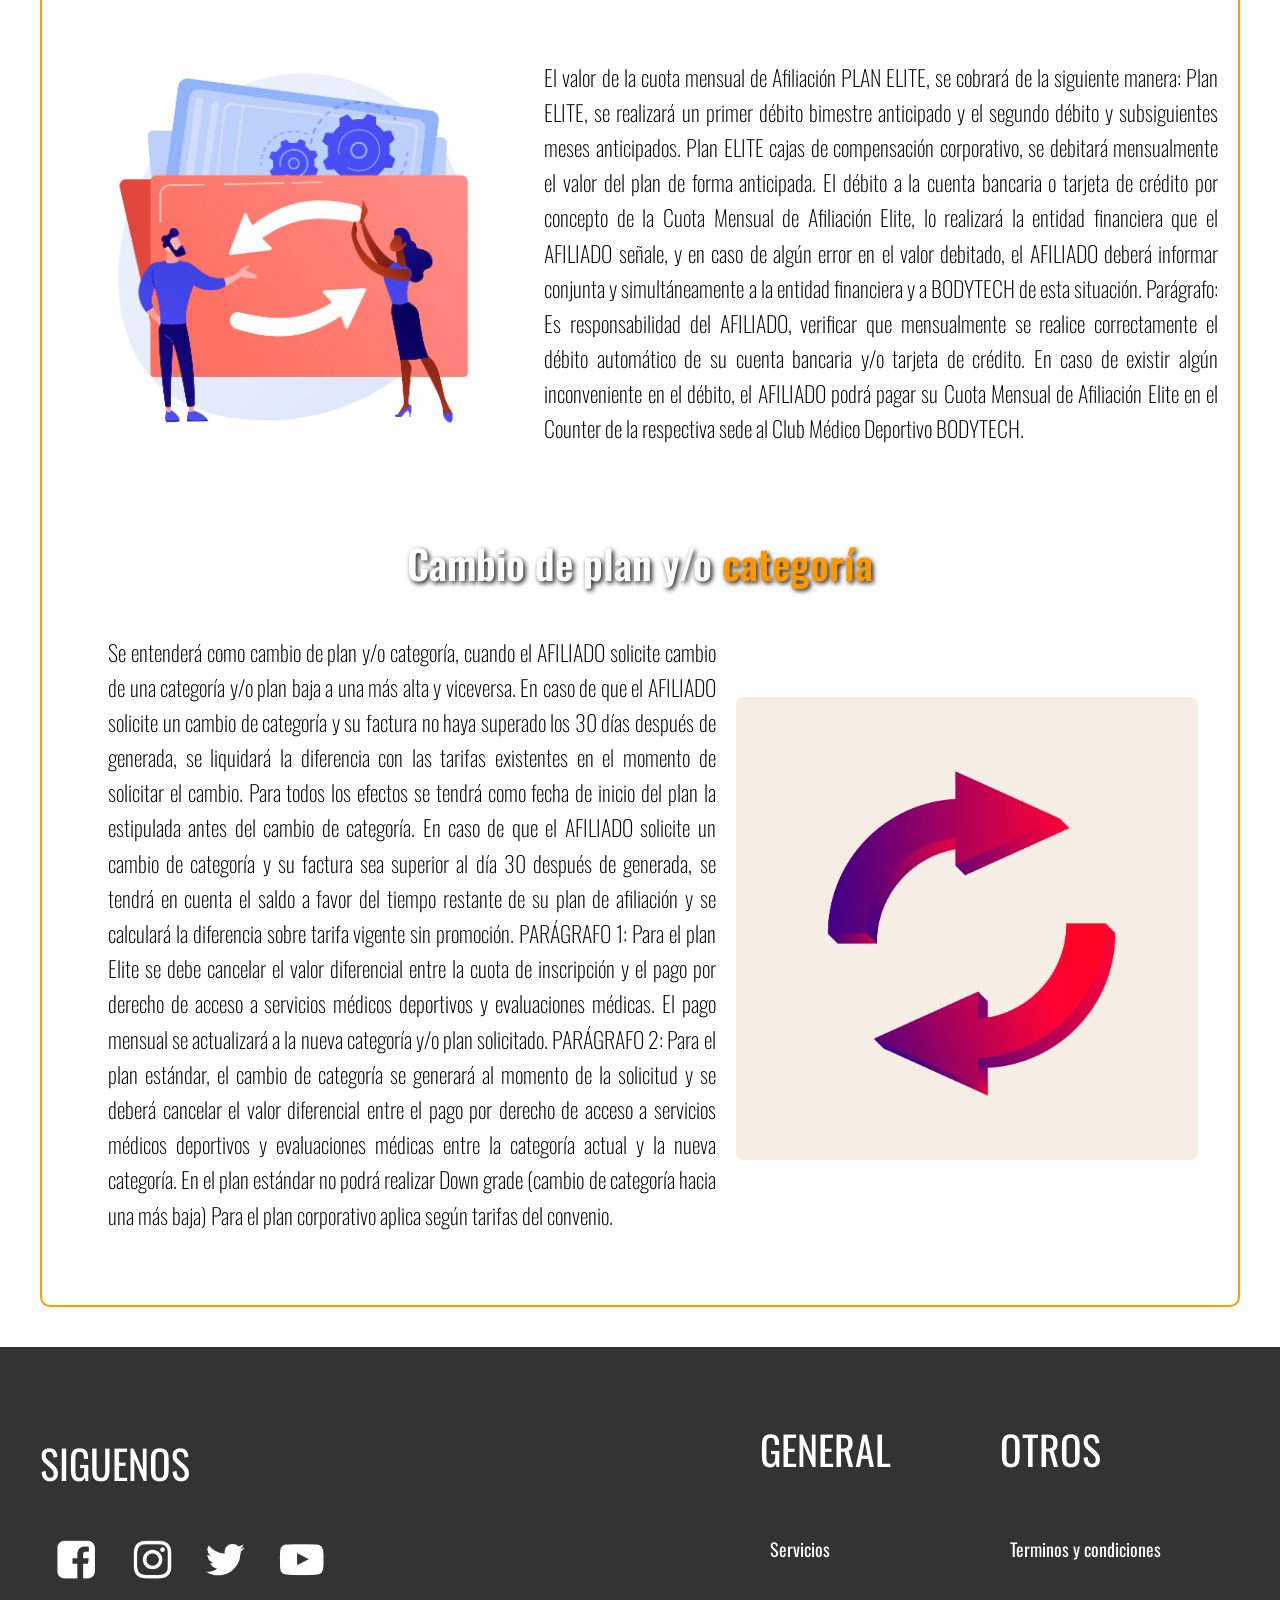
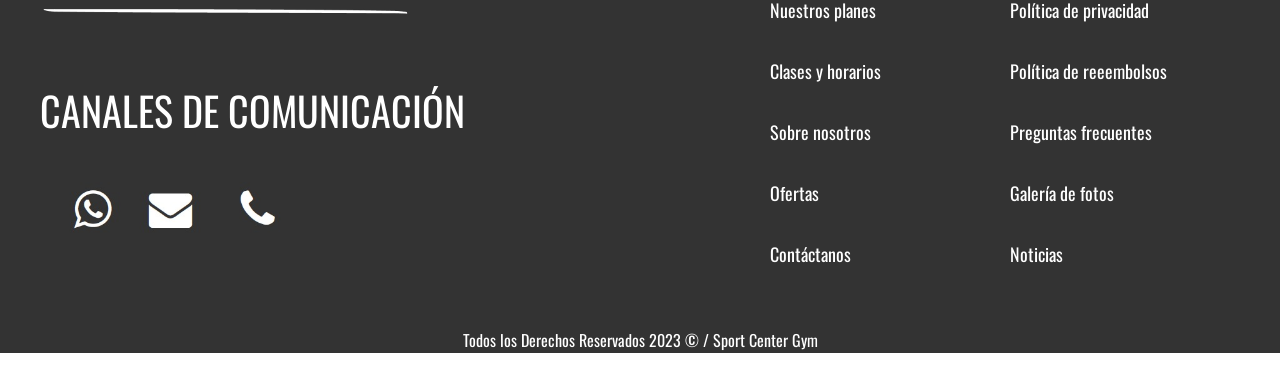
<file: términos-condiciones.html>
<!DOCTYPE html>
<html lang="es">
<head>
    <meta charset="UTF-8">
    <meta name="viewport" content="width=device-width, initial-scale=1.0">
    <meta name="author" content="Sebastián Montoya -  John Goyeneche">
    <meta name="description" content="Sport Center Gym">
    <title>Sport Center Gym</title>

    <link rel="preconnect" href="https://fonts.googleapis.com">
    <link rel="preconnect" href="https://fonts.gstatic.com" crossorigin>
    <link href="https://fonts.googleapis.com/css2?family=Oswald:wght@200;400;600&display=swap" rel="stylesheet">
    <link rel="stylesheet" href="https://cdnjs.cloudflare.com/ajax/libs/font-awesome/5.15.3/css/all.min.css" integrity="sha512-llU5a6+G1W8D82/8L5DT6yYcLBXTYo8fQV6kZc9y8RZgbNwMCU9opR2LnPmtr5JNc4WzTt2d8nm5V2R76TqA9Q==" crossorigin="anonymous" />


    <link rel="stylesheet" href="css/normalize.css">
    <link rel="stylesheet" href="css/estilos.css">
    
</head>
<body>
    <header class="site-header fw-400">
        <div class="contenedor contenido-header">
            <div class="barra">
                <a href="index.html">
                    <img class="logo" src="img/logo.png" alt="Logo Sport Center Gym">
                </a>
                <nav class="navegacion-header">
                    <a href="servicios.html">Servicios</a>
                    <a href="nuestros_planes.html">Nuestros planes</a>
                    <a href="clases_horarios.html">Clases y horarios</a>
                    <a href="sobre_nosotros.html">Sobre nosotros</a>
                    <a href="ofertas.html">Ofertas</a>
                    <a href="contactanos.html">Contáctanos</a>
                </nav>
            </div>
        </div>
    </header>

    <div class="site-header terminos">
        <div class="contenedor">
            <h1>Términos y condiciones</h1>
        </div>
    </div>

    <main>
        <section class="contenedor">
        
            <div class="terminos-condiciones">
                <h2 class="centrar-texto fw-600 texto-gris titulos-ps">Mora en los<span class="texto-span"> pagos</span></h2>
                <div class="mora">
                    <p class="fw-200 parrafo-terminos">Definición: Entiéndase por mora aquella situación en la que EL AFILIADO Y/O BENEFICIARIO DEL CONVENIO NO se encuentra al día con sus pagos conforme a lo establecido en este contrato. EL AFILIADO Y/O BENEFICIARIO DEL CONVENIO que se encuentre en mora no podrá ingresar a las sedes SPORT CENTER GYM, ingresar al APP y demás servicios. 


                        Parágrafo 1: El AFILIADO de plan elite cuyo débito automático no pueda ser efectuado, sea rechazado por el banco o suceda cualquier otra circunstancia que no permita su realización, SPORT CENTER GYM a su arbitrio podrá permitir el pago del concepto sujeto al débito automático en el Counter de la sede, previo el cobro administrativo que realice sport center gym a modo de penalidad de acuerdo con las siguientes tarifas: categorías Platino, One y Premium: $15.000; categorías Classic y Súper: $10.000. El PRESTADOR no repondrá́ el tiempo que estuvieron bloqueados los beneficiarios del convenio por concepto de mora.
                        
                        Parágrafo 2: El afiliado del plan ELITE que se encuentre en mora no podrá́ solicitar congelaciones, cambios de categoría o plan, cesiones de contrato, retiros o cualquier otra prerrogativa que se otorgue al AFILIADO por el Club Médico Deportivo SPORT CENTER GYM hasta tanto no se cancelen los saldos adeudados. No obstante, por tratarse de un plan débito anticipado y que el AFILIADO ya tiene pago ese mes, podrá ingresar a la sede previa verificación del counter.</p>
                    <img src="img/mora.jpg" alt="Historia">
                </div>
                <h2 class="centrar-texto fw-600 texto-gris titulos-ps">Procedimiento para débito plan<span class="texto-span"> elite</span></h2>
                <div class="procedimiento">
                    <img src="img/procedimiento.jpg" alt="Misión">
                    <p class="fw-200 parrafo-terminos"> El valor de la cuota mensual de Afiliación PLAN ELITE, se cobrará de la siguiente manera:

                        Plan ELITE, se realizará un primer débito bimestre anticipado y el segundo débito y subsiguientes meses anticipados.
                        
                        Plan ELITE cajas de compensación corporativo, se debitará mensualmente el valor del plan de forma anticipada. 
                        
                        
                        
                        El débito a la cuenta bancaria o tarjeta de crédito por concepto de la Cuota Mensual de Afiliación Elite, lo realizará la entidad financiera que el AFILIADO señale, y en caso de algún error en el valor debitado, el AFILIADO deberá informar conjunta y simultáneamente a la entidad financiera y a BODYTECH de esta situación.   
                        
                        Parágrafo: Es responsabilidad del AFILIADO, verificar que mensualmente se realice correctamente el débito automático de su cuenta bancaria y/o tarjeta de crédito. En caso de existir algún inconveniente en el débito, el AFILIADO podrá pagar su Cuota Mensual de Afiliación Elite en el Counter de la respectiva sede al Club Médico Deportivo BODYTECH.</p>
                </div>
                <h2 class="centrar-texto fw-600 texto-gris titulos-ps">Cambio de plan y/o <span class="texto-span"> categoría </span></h2>
                <div class="cambio">
                    <h3 class="centrar-texto fw-600 titulos-ps">Visión</h3>
                    <p class="fw-200 parrafo-terminos"> Se entenderá como cambio de plan y/o categoría, cuando el AFILIADO solicite cambio de una categoría y/o plan baja a una más alta y viceversa.


                        En caso de que el AFILIADO solicite un cambio de categoría y su factura no haya superado los 30 días después de generada, se liquidará la diferencia con las tarifas existentes en el momento de solicitar el cambio. Para todos los efectos se tendrá como fecha de inicio del plan la estipulada antes del cambio de categoría.
                        
                        En caso de que el AFILIADO solicite un cambio de categoría y su factura sea superior al día 30 después de generada, se tendrá en cuenta el saldo a favor del tiempo restante de su plan de afiliación y se calculará la diferencia sobre tarifa vigente sin promoción. PARÁGRAFO 1: Para el plan Elite se debe cancelar el valor diferencial entre la cuota de inscripción y el pago por derecho de acceso a servicios médicos deportivos y evaluaciones médicas. El pago mensual se actualizará a la nueva categoría y/o plan solicitado. PARÁGRAFO 2: Para el plan estándar, el cambio de categoría se generará al momento de la solicitud y se deberá cancelar el valor diferencial entre el pago por derecho de acceso a servicios médicos deportivos y evaluaciones médicas entre la categoría actual y la nueva categoría. En el plan estándar no podrá realizar Down grade (cambio de categoría hacia una más baja)  Para el plan corporativo aplica según tarifas del convenio.</p>
                    <img src="img/cambio.jpg" alt="Visión">
                </div>
            </div>
        </section>

    </main>
 

    <div class="site-footer">
        <footer class="contenedor contenido-footer">

            <div class="columna-footer">
                <p>SIGUENOS</p>
                    <img class="iconos-redes" src="img/face.jpg" alt="Icono facebook">
                <p>CANALES DE COMUNICACIÓN</p>
                    <img class="iconos-redes" src="img/comu.jpg" alt="Icono facebook">

            </div>

            <div class="columna-footer">
                <p>GENERAL</p>
                <nav class="navegacion-footer">
                    <a href="servicios.html">Servicios</a>
                    <a href="nuestros_planes.html">Nuestros planes</a>
                    <a href="clases_horarios.html">Clases y horarios</a>
                    <a href="sobre_nosotros.html">Sobre nosotros</a>
                    <a href="ofertas.html">Ofertas</a>
                    <a href="contactanos.html">Contáctanos</a>
                </nav>  
            </div>

            <div class="columna-footer">
                <p>OTROS</p>
                <nav class="navegacion-footer">
                    <a href="términos-condiciones.html">Terminos y condiciones</a>
                    <a href="politica-privacidad.html">Política de privacidad</a>
                    <a href="politica-reembolsos.html">Política de reeembolsos</a>
                    <a href="preguntas-frecuentes.html">Preguntas frecuentes</a>
                    <a href="galeria-fotos.html">Galería de fotos</a>
                    <a href="noticias.html">Noticias</a>
                </nav>  
            </div>
            
            
           
        </footer>
        <p class="copyright">Todos los Derechos Reservados 2023 &copy; / Sport Center Gym</p>
    </div>

</body>
</html>
</file>
<file: css/estilos.css>
/*Header*/
.parrafos-letra{
    font-size: 2.1rem;
}

html{
    font-size: 62.5%;
}
body {
    font-family: 'Oswald', sans-serif;
    font-size: 1.6rem;
    line-height: 2;
}

header{
    font-family: 'Oswald', sans-serif;
}

.fw-200{
    font-weight: 200;
}

.fw-400{
    font-weight: 400;
}

.fw-600{
    font-weight: 600; 
}

.texto-naranja{
    color: rgb(255, 153, 0);
   
    font-size: 4rem;

}

.mayusculas {
    text-transform: uppercase;
}

.texto-gris{
    color: rgb(115, 12, 12);
    text-shadow: 2px 2px 5px #131212;
    font-size: 4rem;
}

img{
    max-width: 100%; /*imagenes utilizan el 100% del contenedor donde esten*/
}

.site-header{
    background-color: #333333;
    padding: 0.5rem 0 3rem 0;
}

.logo {
    width: 120px; 
    height: auto; 
}

.contenedor {
    max-width: 120rem;
    margin: 0 auto;
}

.contenido-header{
    display: flex;
    flex-direction: column;
    height: 100%;
    justify-content: space-between;
}


/*Navegación header*/
.navegacion-header a{
    color: #ffffffff;
    text-decoration: none;
    margin-right: 2rem;
    font-size: 1.8rem;
    text-shadow: 2px 2px 5px #131212;
}

/*pseudoselector*/
.navegacion-header a:last-of-type{
    margin-right: 0;
}

.navegacion-header a:hover{
    color: rgb(255, 153, 0);
}

.contenido-header h1{
    color: #ffffffff;
    max-width: 70rem; 
    padding-bottom: 3rem;
    line-height: 2;
    
}

.barra {
    display: flex;
    justify-content: space-between;
    padding-top: 3rem;
    align-items: center;
}


/*Navegación footer*/
.navegacion-footer a {
    display: block; /* Muestra los enlaces en bloques verticales */
    padding: 10px; /* Agrega espacio entre los enlaces */
    color: #ffffffff;
    text-decoration: none;
    margin-top: 0.5rem;
    margin-right: 2rem;
    font-size: 1.8rem; 
}


.navegacion-footer a:last-of-type{
    margin-right: 0;
}

.navegacion-footer a:hover{
    color: rgb(255, 153, 0);
}

.site-footer{
    background-color: #333333;
    margin-top: 4rem;
    
}

.contenido-footer{
    display:grid;
    grid-template-columns: 60% 20% 20%;
    justify-content: space-between;
    padding: 3rem;
    align-items: center;
}

.columna-footer{
    color: #ffffff;
    font-size: 4rem;
}

.iconos-redes{
    width: 37rem; 
    height: auto;
   
}

.copyright{
    color: #ffffff;
    text-align: center;
}



/*john*/

 /*Utilidades*/


.seccion{
    margin-top: 4rem;
    margin-bottom: 4rem;
}

.centrar-texto{
    text-align: center; /*utilidad centrar texto*/
}


.d-block{
    display: block !important;
}

.contenedor {
    max-width: 120rem;
    margin-top: 0;
    margin-right: auto;
    margin-bottom: 0;
    margin-left: auto;
}

.contenedor-servicios {
    max-width: 120rem;
    margin-top: 0;
    margin-right: auto;
    margin-bottom: 0;
    margin-left: auto;
    text-align: center;
}

.contenedor-naranja {
    max-width: auto;
    margin: 0 auto; /* Establecer margen superior e inferior a 0 y centrar horizontalmente */
    background-color: #333333;
    border-style: solid;
    border-color: #ffffff;
    border-width: .3rem;
    text-align: center;
    margin-top: 7rem;
}

.contenedor-naranja img {
    display: block; /* Hacer que la imagen sea un elemento de bloque */
    margin-left: 5rem; /* Centrar la imagen horizontalmente dentro del contenedor */
    max-width: 100%; /* Asegurar que la imagen no exceda el ancho del contenedor */
    border: 1px solid #ccc; /* Agrega un borde de 1 píxel sólido con color gris claro */
    border-radius: 5px; /* Agrega esquinas redondeadas */
    box-shadow: 0 2px 4px rgba(0, 0, 0, 0.1); /* Agrega una sombra suave */
}




/*porque elegir sport center gym*/
.iconos-nosotros{
    display: flex;
    justify-content: space-between;
}

.icono{
    flex-basis: calc(33.3% - 1rem);
    text-align: center;
}

.icono h3{
    text-transform: uppercase; /*cambiar texto de minuscula a mayuscula*/
}


/*contenedor algunos de nuestros planes*/
.contenedor-planes{
    display: grid;
    grid-template-columns: 50% 50%; /*para colocar el numero de columnas del contenedor y el porcentaje de espacio a ocupar*/
    column-gap: 2rem; /*espacio de entre las dos columnas*/
    max-width: 120rem;
    align-items: center;
    margin-left: 6rem;
}

hr {
    border: 2px solid #ffffff; /* Establece el estilo del borde de la línea */
    margin: 10rem 0; /* Agrega margen arriba y abajo para separar del contenido circundante */
}

.texto-planes{

    margin-left: 5rem;
    color: #fff;
    text-shadow: 2px 2px 5px #131212;
}

.texto-planes h2{
    font-weight: 900;
    font-size: 5rem;
    margin: 0; /*eliminar margen*/
    padding: 1rem 0 3rem 0;

}

.boton{
    color: #000000;
    font-weight: 700;
    text-decoration: none; /*quitar linea debajo del texto*/
    font-size: 1.8rem;
    padding: 1rem 3rem; /*1 rem parte superior e inferior y 3 rem parte derecha e izquierda*/
    margin-top: 2rem;
    display: inline-block;
    text-align: center;
    border: none;
    cursor: pointer;
    margin-bottom: 4rem;
    /*align-items: center;*/
}

/*servicios*/

.servicios{
    flex-basis: calc(25% - 1rem);
    text-align: center;
}



.boton-naranja {
    background-color: rgb(255, 153, 0);
    color: white; /* Establece el color del texto a blanco */
    padding: 1rem 2rem; /* Añade relleno al botón para mejorar la apariencia */
    text-decoration: none; /* Elimina la subrayado predeterminada en el botón */
    display: inline-block; /* Hace que el botón se comporte como un bloque en línea */
    border-radius: 1rem;
    box-shadow: 0 4px 8px rgba(0, 0, 0, 0.4);
}

/* Agrega estilos adicionales para cuando el usuario pasa el ratón sobre el botón */
.boton-naranja:hover {
    background-color: #000000; /* Cambia el color de fondo al pasar el ratón */
    border-color: #fff; /* Cambia el color del borde al pasar el ratón */
}

/*Nuestra ubicacion*/
.mapouter{
    position:relative;
    height:400px;
    width:800px;
    background:#fff;
} 

/*.maprouter a{
    color:#fff !important;
    position:absolute !important;
    top:0 !important;
    z-index:0 !important;
}*/

.gmap_canvas{
    overflow:hidden;
    height:400px;
    width:800px;
}

.gmap_canvas iframe{
    position:relative;
    z-index:2;
}




/*imagen superior*/

.site-header.inicio {
    margin-top: 0.2rem;
    background: url(../img/ofertas.jpg);
    height: 50vh;
    min-height: 60rem;
    background-position: center;
    background-size: cover;
    display: flex; /* Utiliza Flexbox para centrar verticalmente */
    align-items: center; /* Centra verticalmente el contenido */

}

.contenedor h1 {
    color: rgb(255, 255, 255); /* Cambié el valor del color a blanco */
    max-width: 100rem;
    padding-bottom: 3rem;
    line-height: 2;
    font-size: 8rem;
    text-shadow: 2px 2px 5px #131212;

}

/*por qué sport...*/
.titulos-ps{
    color: rgb(255, 255, 255);
}

/*algunos de nues...*/

/*subtitulos*/
.subt-alg{
    color:rgb(255, 153, 0);
    font-size: 3rem;
}

.boton-blanco{
    background-color: rgb(255, 153, 0);
    color: rgb(255, 255, 255);
    border-radius: 1rem;
    box-shadow: 0 4px 8px rgba(0, 0, 0, 0.4);
}

.boton-blanco:hover {
    background-color: rgb(0, 0, 0); /* Cambia el color de fondo al pasar el ratón */
    color: #fff; /* Cambia el color del borde al pasar el ratón */
  
}

.contenedor-mapa{
    align-items: center;
    margin-left: 33rem;
    margin-bottom: 12rem;
}


/*Formulario*/



.formulario {
    display: flex;
    flex-direction: column;
    align-items: center;
    justify-content: center; /* Centra el contenido horizontalmente */
    margin-top: 20px; /* Añade margen superior para separar del encabezado */
}

.formulario input {
    padding: 10px;
    border: 1px solid #ccc;
    border-radius: 5px;
    margin-bottom: 10px; /* Añade margen inferior para separar del botón */
    width: 300px;
}

.formulario button {
    padding: 10px 20px;
    background-color: rgb(255, 153, 0);
    color: white;
    border: none;
    border-radius: 5px;
    cursor: pointer;
}

.formulario button:hover {
    padding: 10px 20px;
    background-color: rgb(0, 0, 0); /* Cambia el color de fondo al pasar el ratón */
    color: #fff; /* Cambia el color del borde al pasar el ratón */
    border: none;
    border-radius: 5px;
    cursor: pointer;
}





/*ESTILOS PARA PAGINA SERVICIOS*/

.site-header.servicio {
    margin-top: 0.2rem;
    background: url(../img/ser_1.jpg);
    height: 50vh;
    min-height: 30rem;
    background-position: center;
    background-size: cover;
    display: flex; /* Utiliza Flexbox para centrar verticalmente */
    align-items: center; /* Centra verticalmente el contenido */
    margin-bottom: 5rem;

}

.tarjetas-servicios{
    display: flex;
    justify-content: space-between;
}

.contenido-tarjeta {
    padding: 1rem;
    border: 2px solid rgb(255, 153, 0);
    border-radius: 8px;
    background-color: #fff;
    margin-bottom: 2rem;
    background-color: rgb(247, 247, 247);
}

.contenido-tarjeta h3 {
    background-color: orange;
    color: white;
    padding: 10px; /* Ajusta el relleno según tus preferencias */
    margin-bottom: 10px; /* Añade un espacio en la parte inferior */
}



.tarjeta {
    flex-basis: calc(33.3% - 1rem);
    text-align: center;
    margin-bottom: 1rem;
    
}

.parrafo-servicio {
    font-size: 2.2rem;
}



.texto-servicios{
    font-size: 2rem;
    margin-left: 5rem;
    color: #000000;
    text-shadow: 2px 2px 5px #131212;
}

/*Pagina de planes*/

.texto-span {
    color: rgb(255, 153, 0);
  }

  .site-header.plan {
    margin-top: 0.2rem;
    background: url(../img/plan.jpg);
    height: 50vh;
    min-height: 30rem;
    background-position: center;
    background-size: cover;
    display: flex; /* Utiliza Flexbox para centrar verticalmente */
    align-items: center; /* Centra verticalmente el contenido */
    margin-bottom: 5rem;

}

.tabla-planes {
    display: flex;
    justify-content: space-between;
    margin-top: 20px;
}

.columna {
    flex-basis: 23%;
   
}

.columna h3 {
    background-color: #fff; /* Deja el fondo en blanco para la primera columna de título de cabecera */
    padding: 10px;
}

.columna ul {
    list-style-type: none;
    padding: 0;
    
    
}

.columna ul li {
    border-bottom: 1px solid #ccc; /* Añade un borde inferior a cada elemento de la lista para separar las filas */
    padding: 10px;
   
   
}

/* Añade un borde inferior a los elementos li en todas las columnas */
.tabla-planes .columna ul li {
    border-bottom: 1px solid #ccc;
}

.columna img {
    width: 32px; /* Establece el ancho deseado */
    height: auto; /* Mantiene la proporción original de la imagen */
    display: block; /* Añade esta propiedad para centrar la imagen horizontalmente dentro de la columna */
    margin: 0 auto;
}

.columna h3{
    margin-bottom: 5rem;
    margin-top: auto;
}



/*Clases y horarios*/

.site-header.horarios {
    margin-top: 0.2rem;
    background: url(../img/horarios.jpg);
    height: 50vh;
    min-height: 30rem;
    background-position: center;
    background-size: cover;
    display: flex; /* Utiliza Flexbox para centrar verticalmente */
    align-items: center; /* Centra verticalmente el contenido */
    margin-bottom: 5rem;

}

table {
    width: 100%;
    border-collapse: collapse;
    margin-top: 20px;
}

caption {
    font-size: 1.2em;
    font-weight: bold;
    margin-bottom: 10px;
}

th, td {
    border: 1px solid #6f6f6f;
    padding: 10px;
    text-align: center;
}

th {
    background-color: #333333;
}

th{
    color: rgb(255, 153, 0);
}


.instructores {
    display: flex;
    justify-content: space-around;
    margin-top: 20px;
}

.tarjeta-instructor {
    width: 30%;
    border: 1px solid #ddd;
    border-radius: 10px;
    padding: 20px;
    margin: 10px;
    text-align: center;
    box-shadow: 0 4px 8px rgba(0, 0, 0, 0.1);
}

.tarjeta-instructor img {
    width: 100%;
    border-radius: 50%;
    margin-bottom: 10px;
}

.tarjeta-instructor h3 {
    margin-bottom: 10px;
    color: #333;
}

.tarjeta-instructor p {
    color: #666;
}


/*Estilos sobre nosostros*/
.site-header.nosotros {
    margin-top: 0.2rem;
    background: url(../img/nosotros.jpg);
    height: 50vh;
    min-height: 30rem;
    background-position: center;
    background-size: cover;
    display: flex; /* Utiliza Flexbox para centrar verticalmente */
    align-items: center; /* Centra verticalmente el contenido */
    margin-bottom: 5rem;

}

.sobre-nosotros {
    margin-top: 30px;
    border: 2px solid rgb(255, 153, 0);
    border-radius: 10px;
    padding: 20px;
    margin-bottom: 20px;
    text-align: center;
}

.historia, .mision, .vision {
    margin-bottom: 30px;
}

.sobre-nosotros img {
    max-width: 100%;
    height: auto;
    border-radius: 0.8rem;
    margin-bottom: 1rem;
}

.mision, .vision {
    display: flex;
    justify-content: space-between;
    align-items: center;
}


.mision img {
    max-width: 40%;
    height: auto;
    border-radius: 8px;
    margin-right: 20px;
}

.vision img{
    max-width: 40%;
    height: auto;
    border-radius: 8px;
    margin-right: 20px;
    margin-left: 2rem;
}

.mision p, .vision p {
    text-align: justify;
}

.valores-gimnasio {
    border: 2px solid rgb(255, 153, 0);
    border-radius: 10px;
    padding: 20px;
    margin-bottom: 20px;
    text-align: center;
}

.valores-gimnasio ul {
    list-style-type: none;
    padding: 0;
}

.valores-gimnasio li {
    margin-bottom: 10px;
}

.valores-gimnasio .texto-valoracion {
    text-align: justify;
}


/*Pagina ofertas*/

.site-header.ofertas {
    margin-top: 0.2rem;
    background: url(../img/ofer.jpg);
    height: 50vh;
    min-height: 30rem;
    background-position: center;
    background-size: cover;
    display: flex; /* Utiliza Flexbox para centrar verticalmente */
    align-items: center; /* Centra verticalmente el contenido */
    margin-bottom: 5rem;
}

.ofertas {
    display: flex;
    justify-content: space-around;
    margin-top: 20px;
}

.oferta-tarjeta {
    width: 30%;
    border: 1px solid #ddd;
    border-radius: 10px;
    overflow: hidden;
    margin: 10px;
    box-shadow: 0 4px 8px rgba(0, 0, 0, 0.1);
    padding: 10px;
    text-align: center;
}

.precio-oferta {
    display: block;
    font-weight: bold;
    color: rgb(255, 153, 0);
    margin-top: 10px;
}

 /* Estilos para los combos */


 .seleccion-ciudad-sede {
    display: flex;
    justify-content: space-around;
    margin-top: 20px;
}

.seleccion {
    width: 300px; /* Ajusta el ancho según tus preferencias */
    padding: 10px;
    font-size: 16px;
    border: 1px solid #ddd;
    border-radius: 5px;
}

/* Estilos para las tarjetas de beneficios */
.beneficios-afiliacion {
    display: flex;
    flex-direction: column;
    align-items: center;
    margin-top: 20px;
}

.tarjeta-beneficio {
    width: 70%;
    background-color: #fff;
    border: 1px solid #ddd;
    border-radius: 8px;
    margin: 10px 0;
    padding: 15px;
    box-shadow: 0 4px 8px rgba(0, 0, 0, 0.1);
    text-align: center;
}

.tarjeta-beneficio img {
    width: 100%; /* Asegura que la imagen se ajuste al ancho de la tarjeta */
    border-radius: 8px; /* Aplica bordes redondeados a la imagen */
    margin-bottom: 10px; /* Espaciado inferior entre la imagen y el título */
}

.tarjeta-beneficio h3 {
    color: rgb(255, 153, 0);
    font-size: 18px;
    margin-bottom: 10px;
}

.tarjeta-beneficio p {
    font-size: 16px;
}

.tarjeta-beneficio img {
    width: 100%; /* Asegura que la imagen se ajuste al ancho de la tarjeta */
    max-height: 200px; /* Establece una altura máxima para las imágenes */
    object-fit: cover; /* Mantiene la proporción y cubre completamente el contenedor */
    border-radius: 8px; /* Aplica bordes redondeados a la imagen */
    margin-bottom: 10px; /* Espaciado inferior entre la imagen y el título */
}

/*Estilos para contactanos*/
.site-header.contactanos {
    margin-top: 0.2rem;
    background: url(../img/contactanos.jpg);
    height: 50vh;
    min-height: 30rem;
    background-position: center;
    background-size: cover;
    display: flex; /* Utiliza Flexbox para centrar verticalmente */
    align-items: center; /* Centra verticalmente el contenido */
    margin-bottom: 5rem;
}

.contenedor-formulario {
    display: flex;
    justify-content: space-between;
    align-items: flex-start;
    flex-wrap: wrap;
}
.formulario-contacto {
    max-width: 500px;
    margin: 0 auto;
    background-color: #fff;
    padding: 20px;
    border-radius: 8px;
    box-shadow: 0 4px 8px rgba(0, 0, 0, 0.1);
}

form {
    display: flex;
    flex-direction: column;
}

label {
    font-size: 16px;
    margin-bottom: 8px;
}

input,
textarea {
    padding: 10px;
    margin-bottom: 16px;
    border: 1px solid #ddd;
    border-radius: 4px;
    font-size: 14px;
}

button {
    background-color: #e44d26;
    color: #fff;
    padding: 12px;
    border: none;
    border-radius: 4px;
    cursor: pointer;
    font-size: 16px;
}

button:hover {
    background-color: #ff6633;
}

label {
    display: block;
    margin-top: 10px;
}

input[type="checkbox"] {
    margin-right: 5px;
}

input[type="checkbox"]:checked {
    background-color: orange;
    border-color: orange;
}

.tarjeta-contacto {
    border: 1px solid #ddd;
    border-radius: 10px;
    padding: 20px;
    margin: 20px;
    text-align: center;
    width: 40rem;
}

.tarjeta-contacto h2 {
    color: orange;
}

.tarjeta-contacto p {
    margin: 10px 0;
}

.tarjeta-contacto a {
    color: orange;
    text-decoration: underline;
}

/*Estilos para descripcion del servicio*/

.site-header.servicio-info {
    margin-top: 0.2rem;
    background: url(../img/servicio_info.jpg);
    height: 50vh;
    min-height: 30rem;
    background-position: center;
    background-size: cover;
    display: flex; /* Utiliza Flexbox para centrar verticalmente */
    align-items: center; /* Centra verticalmente el contenido */
    margin-bottom: 5rem;
}

.tarjeta-pesas {
    background-color: #fff;
    border: 1px solid #ddd;
    border-radius: 8px;
    padding: 20px;
    margin-top: 20px;
    text-align: center;
    display: flex; /* Establece el contenedor como un contenedor flexible */
}

.tarjeta-pesas li {
    text-align: left;
    list-style-type:disc; /* Agrega viñetas a la lista */
    padding-left: 15px; /* Ajusta el margen izquierdo según sea necesario */
    margin-left: 6rem;
}

.columna-izquierda {
    flex: 1; /* Hace que la columna izquierda ocupe todo el espacio disponible */
    padding-right: 20px; /* Agrega un espacio entre las dos columnas */
}

.columna-derecha {
    flex: 1; /* Hace que la columna derecha ocupe todo el espacio disponible */
}

.tarjeta-pesas img {
    max-width: 100%;
    height: 80rem; /* Ajusta la altura automáticamente para mantener la proporción original */
    border-radius: 8px;
    margin-bottom: 15px;
}



.tarjeta-pesas ul {
    list-style-type: none;
    padding: 0;
    margin: 0;
}

.tarjeta-pesas li {
    padding: 5px 0;
}

.tarjeta-pesas p {
    color: #555;
}

.iconos {
    display: flex;
  }
  
.columna-logos {
    flex: 1; 
    text-align: center;
  }

.columna-logos img{
    margin-top: 2rem;
    width: 50px;
    height: auto;
}

/*Estilos para descripcion del servicio---dos*/
.site-header.servicio-dos-info {
    margin-top: 0.2rem;
    background: url(../img/servicio-dos.jpg);
    height: 50vh;
    min-height: 30rem;
    background-position: center;
    background-size: cover;
    display: flex; /* Utiliza Flexbox para centrar verticalmente */
    align-items: center; /* Centra verticalmente el contenido */
    margin-bottom: 5rem;
}


/*Estilos para terminos y condiciones*/
.texto-span {
    color: rgb(255, 153, 0);
  }

  .site-header.terminos {
    margin-top: 0.2rem;
    background: url(../img/ter_1.jpg);
    height: 50vh;
    min-height: 30rem;
    background-position: center;
    background-size: cover;
    display: flex; /* Utiliza Flexbox para centrar verticalmente */
    align-items: center; /* Centra verticalmente el contenido */
    margin-bottom: 5rem;

}

.parrafo-terminos {
    font-size: 2.2rem;
}

.mora, .procedimiento, .cambio {
    margin-bottom: 30px;
}


.terminos-condiciones {
    margin-top: 30px;
    border: 2px solid rgb(255, 153, 0);
    border-radius: 10px;
    padding: 20px;
    margin-bottom: 20px;
    text-align: center;
}

.terminos-condiciones img {
    max-width: 100%;
    height: auto;
    border-radius: 0.8rem;
    margin-bottom: 1rem;
}

.procedimiento, .cambio, .mora {
    display: flex;
    justify-content: space-between;
    align-items: center;
}

.mora img{
    max-width: 40%;
    height: auto;
    border-radius: 8px;
    margin-right: 20px;
    margin-left: 2rem;
}

.procedimiento img {
    max-width: 40%;
    height: auto;
    border-radius: 8px;
    margin-right: 20px;
}

.cambio img{
    max-width: 40%;
    height: auto;
    border-radius: 8px;
    margin-right: 20px;
    margin-left: 2rem;
}

.procedimiento p, .cambio p, .mora p {
    text-align: justify;
}


/*Estilos para politicas de privacidad*/
.container {
    max-width: 800px;
    margin: 0 auto;
    padding: 20px;
    background-color: #fff;
    border-radius: 10px;
    box-shadow: 0 0 10px rgba(0,0,0,0.1);  
  }

/*Estilos para politicas de reembolso*/

.texto-span {
    color: rgb(255, 153, 0);
  }

  .site-header.reembolso {
    margin-top: 0.2rem;
    background: url(../img/reembolso.jpg);
    height: 50vh;
    min-height: 30rem;
    background-position: center;
    background-size: cover;
    display: flex; /* Utiliza Flexbox para centrar verticalmente */
    align-items: center; /* Centra verticalmente el contenido */
    margin-bottom: 5rem;

}

.politicas-reembolso {
    width: 80%;
    margin: 20px auto;
    padding: 20px;
    background-color: #f4f4f4;
    border-radius: 8px;
    box-shadow: 0 0 10px rgba(0, 0, 0, 0.1);
  }
  
  .politica-item {
    margin-bottom: 20px;
    border-bottom: 1px solid #ccc;
    padding-bottom: 15px;
  }
  
  h1 {
    text-align: center;
    margin-bottom: 20px;
  }
  
  h2 {
    margin-bottom: 10px;
  }
  
  p {
    line-height: 1.6;
  }

  /*Estilos para preguntas frecuentes*/

  .texto-span {
    color: rgb(255, 153, 0);
  }

  .site-header.preguntas {
    margin-top: 0.2rem;
    background: url(../img/preguntas.jpg);
    height: 50vh;
    min-height: 30rem;
    background-position: center;
    background-size: cover;
    display: flex; /* Utiliza Flexbox para centrar verticalmente */
    align-items: center; /* Centra verticalmente el contenido */
    margin-bottom: 5rem;

}
  
  .preguntas-frecuentes {
    width: 80%;
    margin: 20px auto;
  }
  
  .acordeon {
    border: 1px solid #ccc;
    border-radius: 5px;
    overflow: hidden;
  }
  
  .pregunta {
    background-color: #f9f9f9;
    margin-bottom: 5px;
  }
  
  .pregunta-titulo {
    padding: 15px;
    margin: 0;
    cursor: pointer;
  }
  
  .respuesta {
    padding: 15px;
    display: none;
  }
  
  .respuesta.active {
    display: block;
  }


.pregunta {
    background-color: #f9f9f9;
    margin-bottom: 5px;
    transition: background-color 0.3s ease; /* Transición para el cambio de color de fondo */
  }
  
  .pregunta:hover {
    background-color: #eaeaea; /* Cambia el color de fondo al pasar el cursor */
    cursor: pointer; /* Cambia el cursor al pasar sobre la pregunta */
  }
  
  .pregunta-titulo {
    color: #333; /* Color de texto predeterminado */
    transition: color 0.3s ease; /* Agregamos transición para el cambio de color de texto */
  }
  
  .pregunta:hover .pregunta-titulo {
    color: rgb(255, 153, 0); /* Cambia el color del texto al pasar el cursor */
  }
  

/*Estilos para galeria de fotos*/

.texto-span {
    color: rgb(255, 153, 0);
  }

  .site-header.galeria {
    margin-top: 0.2rem;
    background: url(../img/galeria.jpg);
    height: 50vh;
    min-height: 30rem;
    background-position: center;
    background-size: cover;
    display: flex; /* Utiliza Flexbox para centrar verticalmente */
    align-items: center; /* Centra verticalmente el contenido */
    margin-bottom: 5rem;

}


.gallery {
    max-width: 1200px; /* Ancho máximo de la galería */
    margin: 0 auto;
  }
  
  .grid {
    display: grid;
    grid-template-columns: repeat(3, 1fr); /* 3 columnas */
    gap: 10px; /* Espacio entre las imágenes */
  }
  
  .item {
    position: relative;
    overflow: hidden;
    border-radius: 8px;
  }
  
  .item img {
    width: 100%;
    height: auto;
    display: block;
    transition: transform 0.3s ease; /* Efecto al pasar el cursor */
  }
  
  /* Overlay para el efecto hover */
  .overlay {
    position: absolute;
    top: 0;
    left: 0;
    width: 100%;
    height: 100%;
    background: rgba(0, 0, 0, 0.5); /* Color del overlay */
    opacity: 0;
    transition: opacity 0.3s ease;
  }
  
  .item:hover .overlay {
    opacity: 1;
  }
  
  /* Estilos para el texto en el overlay */
  .overlay {
    display: flex;
    align-items: center;
    justify-content: center;
    color: white;
    font-size: 24px;
    text-align: center;
  }
  
  
  /* Estilos para la página de noticias */
  .texto-span {
    color: rgb(255, 153, 0);
  }

  .site-header.noticia {
    margin-top: 0.2rem;
    background: url(../img/noticias.jpg);
    height: 50vh;
    min-height: 30rem;
    background-position: center;
    background-size: cover;
    display: flex; /* Utiliza Flexbox para centrar verticalmente */
    align-items: center; /* Centra verticalmente el contenido */
    margin-bottom: 5rem;

}

  
  /* Estilos generales */


 
  
  article {
    width: 45%;
    margin-bottom: 20px;
    background-color: #fff;
    border-radius: 8px;
    box-shadow: 0 2px 4px rgba(0, 0, 0, 0.1);
    overflow: hidden;
  }
  
  .noticia img {
    width: 100%;
    height: auto;
    border-bottom: 1px solid #ddd;
  }
  
  .noticia h2 {
    font-size: 1.5em;
    margin: 10px;
  }
  
  .noticia p {
    margin: 10px;
    color: #555;
  }

.main-noti {
    display: flex;
    flex-wrap: wrap;
    justify-content: space-around;
    padding: 20px;
  }
</file>
